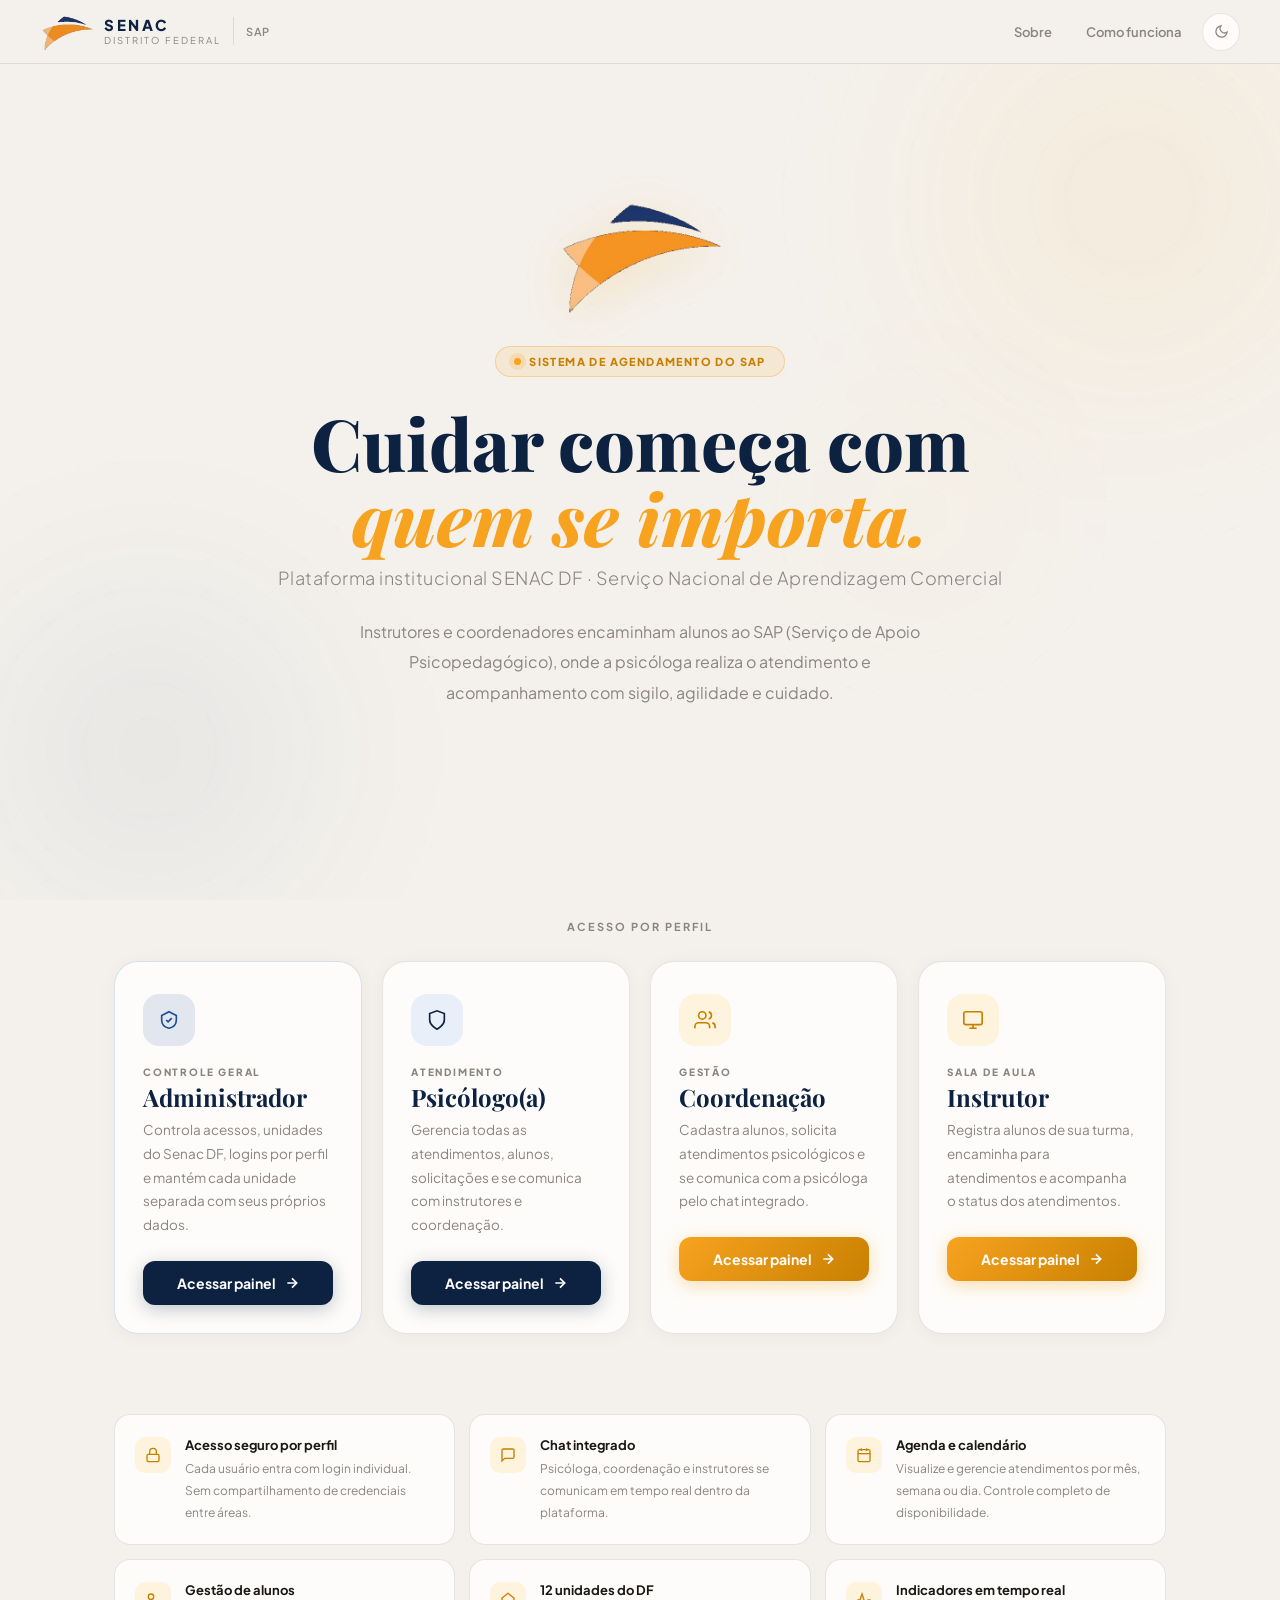
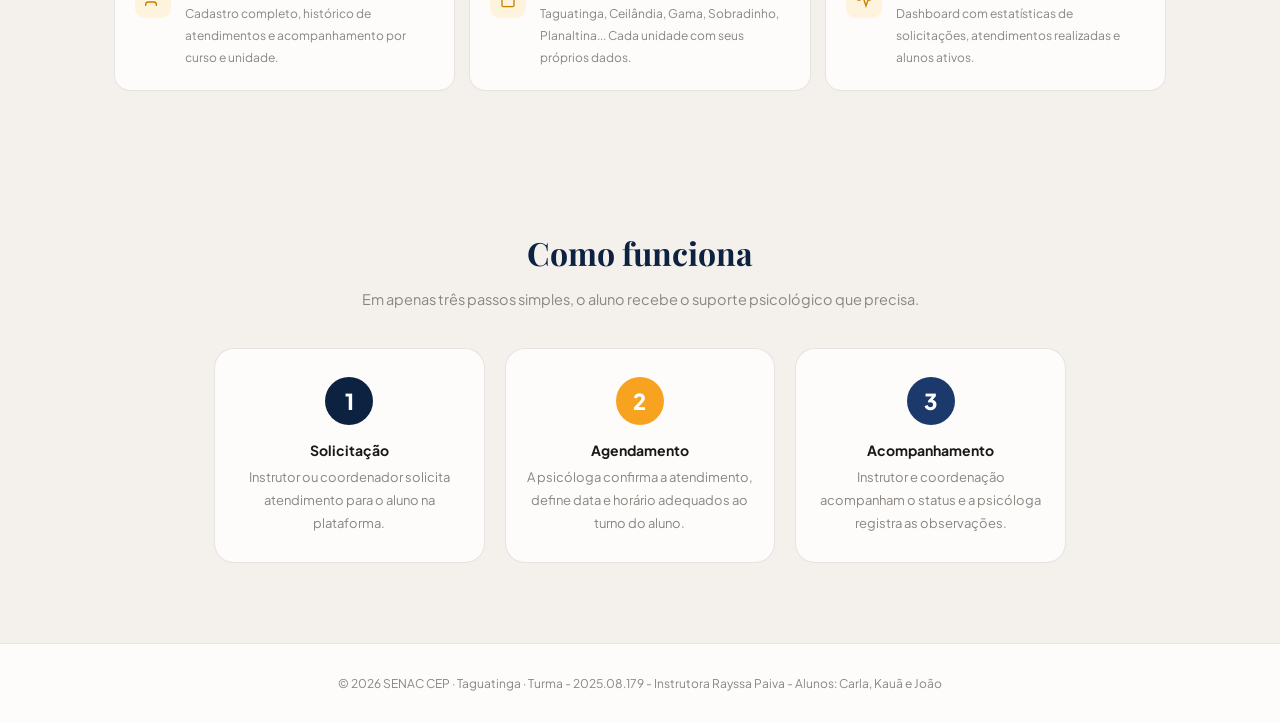
<file: index.html>
<!DOCTYPE html>
<html lang="pt-BR">
<head>
  <meta charset="UTF-8"><meta name="viewport" content="width=device-width,initial-scale=1.0">
  <title>SAP SENAC DF — Sistema de Apoio Psicológico</title>
  <link rel="preconnect" href="https://fonts.googleapis.com">
  <link href="https://fonts.googleapis.com/css2?family=Playfair+Display:ital,wght@0,700;0,800;1,700&family=Plus+Jakarta+Sans:wght@300;400;500;600;700;800&display=swap" rel="stylesheet">
  <link rel="stylesheet" href="css/index.css">
</head>
<body>

<!-- TOPNAV -->
<nav class="topnav">
  <div class="topnav-brand">
    <div class="topnav-logo">
<img class="topnav-senac-svg" src="senasc.png" alt="Logo do Senac em PNG">
      <div>
        <div class="topnav-name">SENAC</div>
        <div class="topnav-sub">Distrito Federal</div>
      </div>
    </div>
    <div class="topnav-divider"></div>
    <span style="font-size:11px;font-weight:600;color:var(--ink-soft);letter-spacing:.5px">SAP</span>
  </div>
  <div class="topnav-links">
    <a class="topnav-link" href="#sobre">Sobre</a>
    <a class="topnav-link" href="#como-funciona">Como funciona</a>
    <button class="btn-theme" onclick="toggleTheme()">
      <svg id="ico-moon" viewBox="0 0 24 24"><path d="M21 12.79A9 9 0 1 1 11.21 3 7 7 0 0 0 21 12.79z"/></svg>
      <svg id="ico-sun" style="display:none" viewBox="0 0 24 24"><circle cx="12" cy="12" r="5"/><line x1="12" y1="1" x2="12" y2="3"/><line x1="12" y1="21" x2="12" y2="23"/><line x1="4.22" y1="4.22" x2="5.64" y2="5.64"/><line x1="18.36" y1="18.36" x2="19.78" y2="19.78"/><line x1="1" y1="12" x2="3" y2="12"/><line x1="21" y1="12" x2="23" y2="12"/></svg>
    </button>
  </div>
</nav>

<!-- HERO -->
<section class="hero">
  <div class="hero-bg">
    <div class="hero-grid"></div>
    <div class="hero-blob hero-blob-1"></div>
    <div class="hero-blob hero-blob-2"></div>
    <div class="hero-blob hero-blob-3"></div>
  </div>
  <div class="hero-inner">
    <div class="hero-logo-wrap">
<img class="hero-logo-svg" src="senasc.png" alt="Logo do Senac em PNG">
    </div>
    <div class="hero-badge"><span class="hero-badge-dot"></span>Sistema de Agendamento do SAP</div>
    <h1 class="hero-title">Cuidar começa com<em>quem se importa.</em></h1>
    <p class="hero-title-line2">Plataforma institucional SENAC DF · Serviço Nacional de Aprendizagem Comercial </p>
    <p class="hero-desc">Instrutores e coordenadores encaminham alunos ao SAP (Serviço de Apoio Psicopedagógico), onde a psicóloga realiza o atendimento e acompanhamento com sigilo, agilidade e cuidado.</p>
  </div>
</section>

<!-- CARDS -->
<section class="cards-section">
  <p class="cards-label">Acesso por perfil</p>
  <div class="cards-grid">


    <!-- ADMINISTRADOR -->
    <div class="role-card card-admin">
      <div class="card-icon-wrap icon-admin">
        <svg viewBox="0 0 24 24"><path d="M12 3l8 4v5c0 5-3.5 8-8 9-4.5-1-8-4-8-9V7l8-4z"/><path d="M9 12l2 2 4-4"/></svg>
      </div>
      <div class="card-kicker">Controle geral</div>
      <div class="card-name">Administrador</div>
      <div class="card-desc">Controla acessos, unidades do Senac DF, logins por perfil e mantém cada unidade separada com seus próprios dados.</div>
      <button class="card-btn btn-navy" onclick="window.location.href='index.html?perfil=administrador'">
        Acessar painel
        <svg viewBox="0 0 24 24"><line x1="5" y1="12" x2="19" y2="12"/><polyline points="12 5 19 12 12 19"/></svg>
      </button>
    </div>

    <!-- PSICÓLOGO -->
    <div class="role-card card-psico">
      <div class="card-icon-wrap icon-psico">
        <svg viewBox="0 0 24 24"><path d="M12 22s8-4 8-10V5l-8-3-8 3v7c0 6 8 10 8 10z"/></svg>
      </div>
      <div class="card-kicker">Atendimento</div>
      <div class="card-name">Psicólogo(a)</div>
      <div class="card-desc">Gerencia todas as atendimentos, alunos, solicitações e se comunica com instrutores e coordenação.</div>
      <button class="card-btn btn-navy" onclick="window.location.href='index.html?perfil=psicologa'">
        Acessar painel
        <svg viewBox="0 0 24 24"><line x1="5" y1="12" x2="19" y2="12"/><polyline points="12 5 19 12 12 19"/></svg>
      </button>
    </div>

    <!-- COORDENAÇÃO -->
    <div class="role-card card-coord">
      <div class="card-icon-wrap icon-coord">
        <svg viewBox="0 0 24 24"><path d="M17 21v-2a4 4 0 0 0-4-4H5a4 4 0 0 0-4 4v2"/><circle cx="9" cy="7" r="4"/><path d="M23 21v-2a4 4 0 0 0-3-3.87"/><path d="M16 3.13a4 4 0 0 1 0 7.75"/></svg>
      </div>
      <div class="card-kicker">Gestão</div>
      <div class="card-name">Coordenação</div>
      <div class="card-desc">Cadastra alunos, solicita atendimentos psicológicos e se comunica com a psicóloga pelo chat integrado.</div>
      <button class="card-btn btn-orange" onclick="window.location.href='index.html?perfil=coordenacao'">
        Acessar painel
        <svg viewBox="0 0 24 24"><line x1="5" y1="12" x2="19" y2="12"/><polyline points="12 5 19 12 12 19"/></svg>
      </button>
    </div>

    <!-- INSTRUTOR -->
    <div class="role-card card-coord">
      <div class="card-icon-wrap icon-inst">
        <svg viewBox="0 0 24 24"><rect x="2" y="3" width="20" height="14" rx="2"/><path d="M8 21h8M12 17v4"/></svg>
      </div>
      <div class="card-kicker">Sala de Aula</div>
      <div class="card-name">Instrutor</div>
      <div class="card-desc">Registra alunos de sua turma, encaminha para atendimentos e acompanha o status dos atendimentos.</div>
      <button class="card-btn btn-orange" onclick="window.location.href='index.html?perfil=instrutor'">
        Acessar painel
        <svg viewBox="0 0 24 24"><line x1="5" y1="12" x2="19" y2="12"/><polyline points="12 5 19 12 12 19"/></svg>
      </button>
    </div>

  </div>
</section>

<!-- FEATURES -->
<section class="features" id="sobre">
  <div class="features-grid">
    <div class="feat-item">
      <div class="feat-icon"><svg viewBox="0 0 24 24"><rect x="3" y="11" width="18" height="11" rx="2"/><path d="M7 11V7a5 5 0 0 1 10 0v4"/></svg></div>
      <div class="feat-txt"><strong>Acesso seguro por perfil</strong><span>Cada usuário entra com login individual. Sem compartilhamento de credenciais entre áreas.</span></div>
    </div>
    <div class="feat-item">
      <div class="feat-icon"><svg viewBox="0 0 24 24"><path d="M21 15a2 2 0 0 1-2 2H7l-4 4V5a2 2 0 0 1 2-2h14a2 2 0 0 1 2 2z"/></svg></div>
      <div class="feat-txt"><strong>Chat integrado</strong><span>Psicóloga, coordenação e instrutores se comunicam em tempo real dentro da plataforma.</span></div>
    </div>
    <div class="feat-item">
      <div class="feat-icon"><svg viewBox="0 0 24 24"><rect x="3" y="4" width="18" height="18" rx="2"/><line x1="16" y1="2" x2="16" y2="6"/><line x1="8" y1="2" x2="8" y2="6"/><line x1="3" y1="10" x2="21" y2="10"/></svg></div>
      <div class="feat-txt"><strong>Agenda e calendário</strong><span>Visualize e gerencie atendimentos por mês, semana ou dia. Controle completo de disponibilidade.</span></div>
    </div>
    <div class="feat-item">
      <div class="feat-icon"><svg viewBox="0 0 24 24"><path d="M17 21v-2a4 4 0 0 0-4-4H5a4 4 0 0 0-4 4v2"/><circle cx="9" cy="7" r="4"/></svg></div>
      <div class="feat-txt"><strong>Gestão de alunos</strong><span>Cadastro completo, histórico de atendimentos e acompanhamento por curso e unidade.</span></div>
    </div>
    <div class="feat-item">
      <div class="feat-icon"><svg viewBox="0 0 24 24"><path d="M3 9l9-7 9 7v11a2 2 0 0 1-2 2H5a2 2 0 0 1-2-2z"/></svg></div>
      <div class="feat-txt"><strong>12 unidades do DF</strong><span>Taguatinga, Ceilândia, Gama, Sobradinho, Planaltina... Cada unidade com seus próprios dados.</span></div>
    </div>
    <div class="feat-item">
      <div class="feat-icon"><svg viewBox="0 0 24 24"><polyline points="22 12 18 12 15 21 9 3 6 12 2 12"/></svg></div>
      <div class="feat-txt"><strong>Indicadores em tempo real</strong><span>Dashboard com estatísticas de solicitações, atendimentos realizadas e alunos ativos.</span></div>
    </div>
  </div>
</section>

<!-- HOW IT WORKS -->
<section class="section" id="como-funciona" style="padding-bottom:80px">
  <h2 class="section-title">Como funciona</h2>
  <p class="section-sub">Em apenas três passos simples, o aluno recebe o suporte psicológico que precisa.</p>
  <div style="display:grid;grid-template-columns:repeat(3,1fr);gap:20px;margin-top:16px">
    <div style="text-align:center;padding:28px 20px;background:var(--surface);border:1px solid var(--border);border-radius:20px">
      <div style="width:48px;height:48px;border-radius:50%;background:var(--navy);color:#fff;font-family:var(--font);font-size:22px;font-weight:800;display:flex;align-items:center;justify-content:center;margin:0 auto 16px" class="step-num">1</div>
      <strong style="display:block;font-size:14px;font-weight:700;color:var(--ink);margin-bottom:6px">Solicitação</strong>
      <span style="font-size:13px;color:var(--ink-soft);line-height:1.7">Instrutor ou coordenador solicita atendimento para o aluno na plataforma.</span>
    </div>
    <div style="text-align:center;padding:28px 20px;background:var(--surface);border:1px solid var(--border);border-radius:20px">
      <div style="width:48px;height:48px;border-radius:50%;background:var(--orange);color:#fff;font-family:var(--font);font-size:22px;font-weight:800;display:flex;align-items:center;justify-content:center;margin:0 auto 16px" class="step-num">2</div>
      <strong style="display:block;font-size:14px;font-weight:700;color:var(--ink);margin-bottom:6px">Agendamento</strong>
      <span style="font-size:13px;color:var(--ink-soft);line-height:1.7">A psicóloga confirma a atendimento, define data e horário adequados ao turno do aluno.</span>
    </div>
    <div style="text-align:center;padding:28px 20px;background:var(--surface);border:1px solid var(--border);border-radius:20px">
      <div style="width:48px;height:48px;border-radius:50%;background:var(--navy-mid);color:#fff;font-family:var(--font);font-size:22px;font-weight:800;display:flex;align-items:center;justify-content:center;margin:0 auto 16px" class="step-num">3</div>
      <strong style="display:block;font-size:14px;font-weight:700;color:var(--ink);margin-bottom:6px">Acompanhamento</strong>
      <span style="font-size:13px;color:var(--ink-soft);line-height:1.7">Instrutor e coordenação acompanham o status e a psicóloga registra as observações.</span>
    </div>
  </div>
</section>

<footer class="foot">© 2026 SENAC CEP · Taguatinga · Turma - 2025.08.179 - Instrutora Rayssa Paiva - Alunos: Carla, Kauã e João</footer>

<!-- SELEÇÃO DE PERFIL (modal overlay igual ao original) -->
<div id="modal-perfil" style="display:none;position:fixed;inset:0;z-index:200;background:rgba(10,10,8,.55);backdrop-filter:blur(6px);align-items:center;justify-content:center">
  <div style="background:var(--surface);border-radius:24px;padding:40px;max-width:480px;width:90%;border:1px solid var(--border);box-shadow:0 24px 80px rgba(0,0,0,.18)">
    <div style="display:flex;align-items:center;justify-content:space-between;margin-bottom:24px">
      <div style="display:flex;align-items:center;gap:12px">
        <img src="senasc.png" alt="Logo SENAC" style="height:42px;width:auto;object-fit:contain;flex-shrink:0;">
        <h2 style="font-family:var(--serif);font-size:24px;font-weight:700;color:var(--navy)" id="modal-title">Acessar Painel</h2>
      </div>
      <button onclick="fecharModal()" style="background:none;border:none;cursor:pointer;color:var(--ink-soft);width:32px;height:32px;border-radius:8px;display:flex;align-items:center;justify-content:center;flex-shrink:0">
        <svg width="18" height="18" viewBox="0 0 24 24" fill="none" stroke="currentColor" stroke-width="2"><line x1="18" y1="6" x2="6" y2="18"/><line x1="6" y1="6" x2="18" y2="18"/></svg>
      </button>
    </div>
    <!-- Conteúdo do login é injetado via JS -->
    <div id="modal-body"></div>
  </div>
</div>

<script src="js/app.js"></script>
<script src="js/index.js"></script>
</body>
</html>
</file>
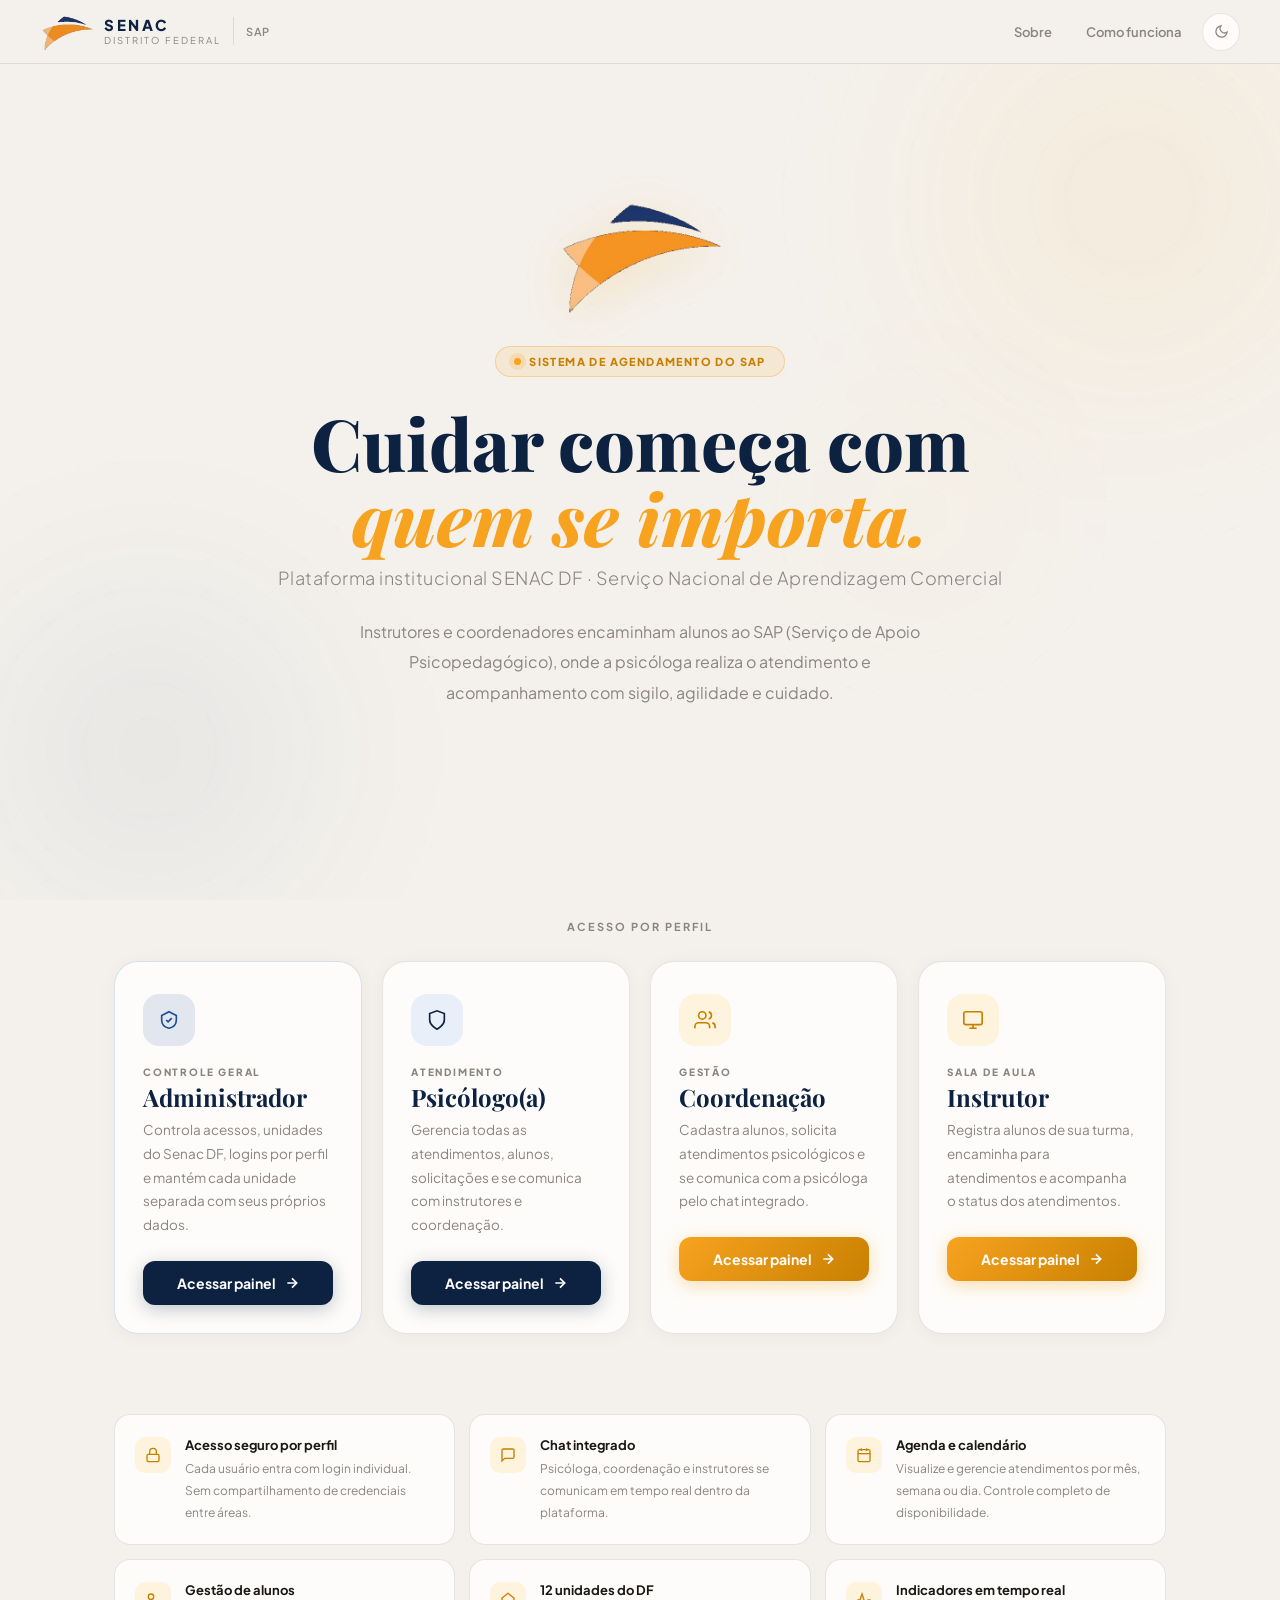
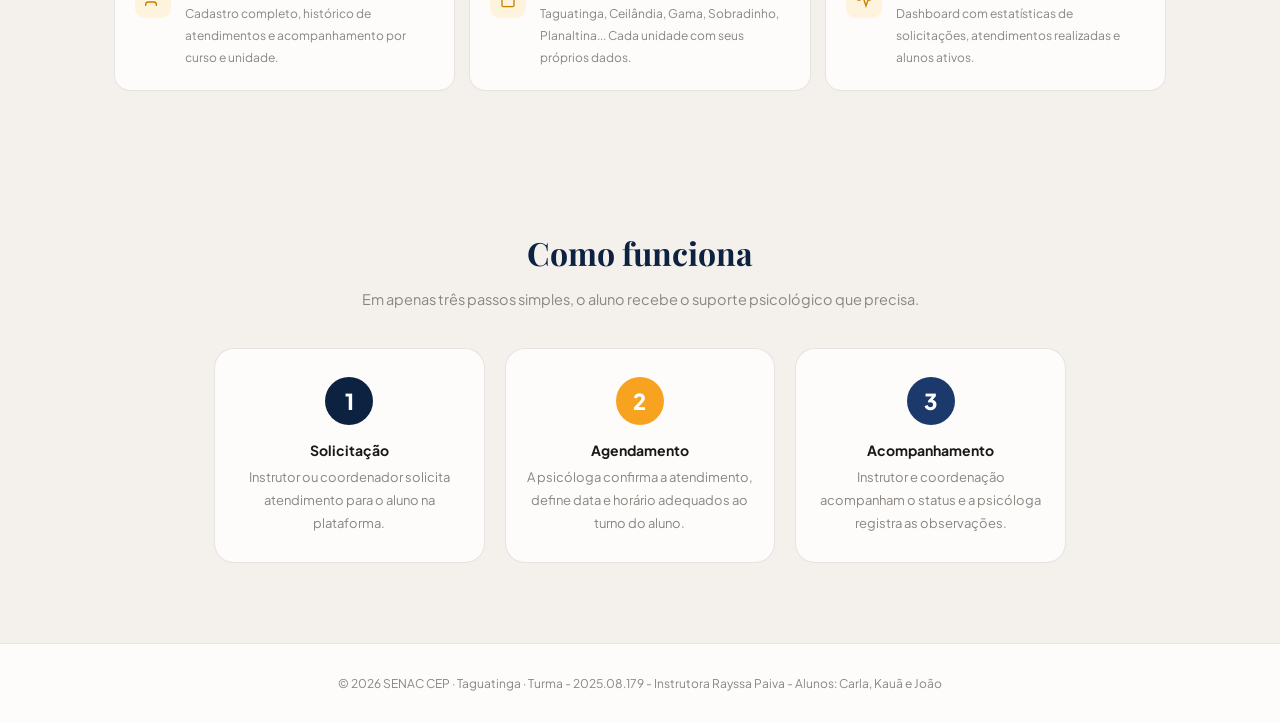
<file: pages/painel-admin.html>
<!DOCTYPE html>
<html lang="pt-BR">
<head>
  <meta charset="UTF-8"><meta name="viewport" content="width=device-width,initial-scale=1.0">
  <title>Painel Administrador — SAP SENAC DF</title>
  <link rel="stylesheet" href="../css/global.css">
  <link rel="stylesheet" href="../css/painel.css">
  <link rel="stylesheet" href="../css/painel-admin.css">
</head>
<body>
<div class="app-shell">
  <aside class="sidebar sidebar-admin" id="sidebar">
    <div class="sidebar-brand">
      <div class="sidebar-brand-top">
        <img src="../senasc.png" class="senac-logo-img" alt="SENAC DF" onerror="this.style.display='none'">
        <div class="sidebar-senac-text"><div class="sidebar-senac-name">SENAC</div><div class="sidebar-senac-sub">DF</div></div>
      </div>
      <div class="sidebar-tagline">Administrador</div>
    </div>
    <nav class="sidebar-nav">
      <div class="nav-section">Menu</div>
      <div class="nav-link active" data-panel="panel-dashboard" onclick="navTo('panel-dashboard',this)">
        <span class="nav-icon"><svg viewBox="0 0 24 24" fill="none" stroke="currentColor" stroke-width="1.8"><rect x="3" y="3" width="7" height="7"/><rect x="14" y="3" width="7" height="7"/><rect x="14" y="14" width="7" height="7"/><rect x="3" y="14" width="7" height="7"/></svg></span>
        <span class="nav-label">Dashboard</span>
      </div>
      <div class="nav-link" data-panel="panel-unidades" onclick="navTo('panel-unidades',this)">
        <span class="nav-icon"><svg viewBox="0 0 24 24" fill="none" stroke="currentColor" stroke-width="1.8"><path d="M3 9l9-7 9 7v11a2 2 0 0 1-2 2H5a2 2 0 0 1-2-2z"/><polyline points="9 22 9 12 15 12 15 22"/></svg></span>
        <span class="nav-label">Unidades</span>
      </div>
      <div class="nav-link" data-panel="panel-usuarios" onclick="navTo('panel-usuarios',this)">
        <span class="nav-icon"><svg viewBox="0 0 24 24" fill="none" stroke="currentColor" stroke-width="1.8"><path d="M17 21v-2a4 4 0 0 0-4-4H5a4 4 0 0 0-4 4v2"/><circle cx="9" cy="7" r="4"/></svg></span>
        <span class="nav-label">Usuários</span>
      </div>
      <div class="nav-link" data-panel="panel-criar" onclick="navTo('panel-criar',this)">
        <span class="nav-icon"><svg viewBox="0 0 24 24" fill="none" stroke="currentColor" stroke-width="1.8"><path d="M16 21v-2a4 4 0 0 0-4-4H6a4 4 0 0 0-4 4v2"/><circle cx="9" cy="7" r="4"/><line x1="19" y1="8" x2="19" y2="14"/><line x1="22" y1="11" x2="16" y2="11"/></svg></span>
        <span class="nav-label">Criar Login</span>
      </div>
    </nav>
    <div class="sidebar-footer">
      <div class="sidebar-user">
        <div class="user-avatar" id="sb-avatar" style="background:linear-gradient(135deg,#2d7ff9,#1B4E9B)">A</div>
        <div class="user-details">
          <div class="user-name" id="sb-nome">Admin</div>
          <div class="user-role" id="sb-unidade">—</div>
        </div>
        <button class="btn-logout" onclick="logout()" title="Sair">
          <svg viewBox="0 0 24 24" fill="none" stroke="currentColor" stroke-width="1.8"><path d="M9 21H5a2 2 0 0 1-2-2V5a2 2 0 0 1 2-2h4"/><polyline points="16 17 21 12 16 7"/><line x1="21" y1="12" x2="9" y2="12"/></svg>
        </button>
      </div>
    </div>
  </aside>

  <div class="main-wrap">
    <header class="topbar">
      <div class="topbar-left">
        <div class="topbar-page-title" id="topbar-title">Dashboard</div>
        <div class="topbar-breadcrumb">SAP · Administrador</div>
      </div>
      <div class="topbar-right">
        <button class="btn-theme" onclick="sapToggleTheme()" title="Alternar tema">
          <svg class="ico-moon" viewBox="0 0 24 24"><path d="M21 12.79A9 9 0 1 1 11.21 3 7 7 0 0 0 21 12.79z"/></svg>
          <svg class="ico-sun" style="display:none" viewBox="0 0 24 24"><circle cx="12" cy="12" r="5"/><line x1="12" y1="1" x2="12" y2="3"/><line x1="12" y1="21" x2="12" y2="23"/></svg>
        </button>
        <button class="btn btn-sm" style="background:linear-gradient(135deg,#2d7ff9,#1B4E9B);color:#fff;border:none" onclick="navTo('panel-criar',document.querySelector('[data-panel=panel-criar]'))">
          <svg viewBox="0 0 24 24" fill="none" stroke="currentColor" stroke-width="2.2" style="width:15px;height:15px"><line x1="12" y1="5" x2="12" y2="19"/><line x1="5" y1="12" x2="19" y2="12"/></svg>
          Novo Usuário
        </button>
      </div>
    </header>

    <div class="page-body">

      <!-- DASHBOARD -->
      <div id="panel-dashboard" class="panel-section active fade-up">
        <div class="welcome-banner" style="background:linear-gradient(135deg,#071629 0%,#10345f 60%,#1b4e9b 100%)">
          <div class="wb-content">
            <div class="wb-tag" style="background:rgba(45,127,249,.16);border-color:rgba(45,127,249,.35);color:#cfe2ff">
              <svg viewBox="0 0 24 24" fill="none" stroke="currentColor" stroke-width="2" style="width:13px;height:13px"><path d="M12 22s8-4 8-10V5l-8-3-8 3v7c0 6 8 10 8 10z"/><polyline points="9 12 11 14 15 10"/></svg>
              Controle Total
            </div>
            <h2 class="wb-title" id="wb-nome">Olá, Admin!</h2>
            <p class="wb-sub" id="wb-unidade">SENAC DF</p>
          </div>
          <div class="wb-actions">
            <button class="btn btn-outline" style="border-color:rgba(255,255,255,.3);color:#fff" onclick="navTo('panel-usuarios',document.querySelector('[data-panel=panel-usuarios]'))">Ver Usuários</button>
            <button class="btn" style="background:linear-gradient(135deg,#2d7ff9,#1B4E9B);color:#fff;margin-left:8px" onclick="navTo('panel-criar',document.querySelector('[data-panel=panel-criar]'))">Criar Login</button>
          </div>
        </div>
        <div class="stats-grid">
          <div class="stat-card accent-orange"><div class="stat-icon-wrap bg-orange"><svg viewBox="0 0 24 24" fill="none" stroke="currentColor" stroke-width="2"><path d="M3 9l9-7 9 7v11a2 2 0 0 1-2 2H5a2 2 0 0 1-2-2z"/></svg></div><div class="stat-value" id="ds-unidades">0</div><div class="stat-label">Unidades</div></div>
          <div class="stat-card accent-navy"><div class="stat-icon-wrap bg-navy"><svg viewBox="0 0 24 24" fill="none" stroke="currentColor" stroke-width="2"><path d="M20.84 4.61a5.5 5.5 0 0 0-7.78 0L12 5.67l-1.06-1.06a5.5 5.5 0 0 0-7.78 7.78l1.06 1.06L12 21.23l7.78-7.78 1.06-1.06a5.5 5.5 0 0 0 0-7.78z"/></svg></div><div class="stat-value" id="ds-psicos">0</div><div class="stat-label">Psicólogos</div></div>
          <div class="stat-card accent-ok"><div class="stat-icon-wrap bg-ok"><svg viewBox="0 0 24 24" fill="none" stroke="currentColor" stroke-width="2"><rect x="2" y="3" width="20" height="14" rx="2"/><line x1="8" y1="21" x2="16" y2="21"/><line x1="12" y1="17" x2="12" y2="21"/></svg></div><div class="stat-value" id="ds-insts">0</div><div class="stat-label">Instrutores</div></div>
          <div class="stat-card accent-wait"><div class="stat-icon-wrap bg-wait"><svg viewBox="0 0 24 24" fill="none" stroke="currentColor" stroke-width="2"><path d="M17 21v-2a4 4 0 0 0-4-4H5a4 4 0 0 0-4 4v2"/><circle cx="9" cy="7" r="4"/><path d="M23 21v-2a4 4 0 0 0-3-3.87"/><path d="M16 3.13a4 4 0 0 1 0 7.75"/></svg></div><div class="stat-value" id="ds-coords">0</div><div class="stat-label">Coordenadores</div></div>
          <div class="stat-card accent-done"><div class="stat-icon-wrap bg-done"><svg viewBox="0 0 24 24" fill="none" stroke="currentColor" stroke-width="2"><path d="M17 21v-2a4 4 0 0 0-4-4H5a4 4 0 0 0-4 4v2"/><circle cx="9" cy="7" r="4"/></svg></div><div class="stat-value" id="ds-alunos">0</div><div class="stat-label">Alunos Ativos</div></div>
        </div>
        <!-- GRÁFICOS DASHBOARD -->
        <div style="display:grid;grid-template-columns:1fr 1fr;gap:20px;margin-top:24px">
          <div class="data-table-wrap">
            <div class="data-table-head"><div class="data-table-title">Distribuição por Curso</div></div>
            <div style="padding:20px;display:flex;flex-direction:column;align-items:center;gap:16px">
              <canvas id="chart-pizza" width="260" height="260" style="max-width:260px;max-height:260px"></canvas>
              <div id="chart-pizza-legend" style="width:100%;display:flex;flex-direction:column;gap:6px;font-size:12.5px"></div>
            </div>
          </div>
          <div class="data-table-wrap">
            <div class="data-table-head"><div class="data-table-title">Alunos por Idade</div></div>
            <div style="padding:20px">
              <canvas id="chart-linha" width="100%" height="240" style="width:100%;height:240px"></canvas>
            </div>
          </div>
        </div>
        <div class="data-table-wrap" style="margin-top:20px">
          <div class="data-table-head"><div class="data-table-title">Visão Geral por Unidade</div></div>
          <div id="ds-unidades-lista" class="unidade-cards"></div>
        </div>
      </div>

      <!-- UNIDADES -->
      <div id="panel-unidades" class="panel-section fade-up">
        <div class="data-table-wrap">
          <div class="data-table-head">
            <div class="data-table-title">Unidades SENAC DF</div>
            <div class="data-table-filters">
              <button class="btn btn-sm" style="background:linear-gradient(135deg,#2d7ff9,#1B4E9B);color:#fff;border:none" onclick="abrirModalNovaUnidade()">
                <svg viewBox="0 0 24 24" fill="none" stroke="currentColor" stroke-width="2.2" style="width:13px;height:13px"><line x1="12" y1="5" x2="12" y2="19"/><line x1="5" y1="12" x2="19" y2="12"/></svg>
                Nova Unidade
              </button>
            </div>
          </div>
          <table>
            <thead><tr><th>Unidade</th><th>Região</th><th>Psicólogos</th><th>Instrutores</th><th>Coordenadores</th><th>Alunos</th><th>Atendimentos</th><th style="text-align:center">Ações</th></tr></thead>
            <tbody id="tbody-unidades"></tbody>
          </table>
        </div>
      </div>

      <!-- USUÁRIOS -->
      <div id="panel-usuarios" class="panel-section fade-up">
        <div class="data-table-wrap">
          <div class="data-table-head">
            <div class="data-table-title">Usuários da Unidade</div>
            <div class="data-table-filters">
              <select class="filter-select" id="filtro-role" onchange="renderUsuarios()">
                <option value="">Todos os perfis</option>
                <option value="psicologa">Psicólogos</option>
                <option value="instrutor">Instrutores</option>
                <option value="coordenacao">Coordenação</option>
                <option value="aluno">Alunos</option>
              </select>
            </div>
          </div>
          <table>
            <thead><tr><th>Nome</th><th>Perfil</th><th>Usuário</th><th>CPF</th><th>Unidade</th><th>Detalhes</th><th style="text-align:center">Ações</th></tr></thead>
            <tbody id="tbody-usuarios"></tbody>
          </table>
        </div>
      </div>

      <!-- CRIAR LOGIN -->
      <div id="panel-criar" class="panel-section fade-up">
        <div class="form-card">
          <h2 style="font-family:var(--font-display);font-size:22px;font-weight:700;color:var(--senac-navy);margin-bottom:6px">Criar Login de Usuário</h2>
          <p style="font-size:13.5px;color:var(--gray-500);margin-bottom:24px">Selecione o perfil e preencha os dados do novo usuário.</p>
          <div id="criar-err" class="err-msg"></div>

          <div style="margin-bottom:18px">
            <label class="form-label">Perfil <span style="color:var(--s-cancel)">*</span></label>
            <div class="role-select-grid">
              <div class="role-option psico" id="role-psicologa" onclick="selectRole('psicologa')">
                <svg viewBox="0 0 24 24"><path d="M20.84 4.61a5.5 5.5 0 0 0-7.78 0L12 5.67l-1.06-1.06a5.5 5.5 0 0 0-7.78 7.78l1.06 1.06L12 21.23l7.78-7.78 1.06-1.06a5.5 5.5 0 0 0 0-7.78z"/></svg>
                <strong>Psicólogo(a)</strong><span>Atendimento</span>
              </div>
              <div class="role-option inst" id="role-instrutor" onclick="selectRole('instrutor')">
                <svg viewBox="0 0 24 24"><rect x="2" y="3" width="20" height="14" rx="2"/><line x1="8" y1="21" x2="16" y2="21"/><line x1="12" y1="17" x2="12" y2="21"/></svg>
                <strong>Instrutor</strong><span>Sala de Aula</span>
              </div>
              <div class="role-option coord" id="role-coordenacao" onclick="selectRole('coordenacao')">
                <svg viewBox="0 0 24 24"><path d="M17 21v-2a4 4 0 0 0-4-4H5a4 4 0 0 0-4 4v2"/><circle cx="9" cy="7" r="4"/><path d="M23 21v-2a4 4 0 0 0-3-3.87"/><path d="M16 3.13a4 4 0 0 1 0 7.75"/></svg>
                <strong>Coordenação</strong><span>Gestão Pedagógica</span>
              </div>
            </div>
          </div>

          <div style="display:grid;grid-template-columns:1fr 1fr;gap:14px">
            <div style="grid-column:1/-1"><label class="form-label">Nome completo <span style="color:var(--s-cancel)">*</span></label><input type="text" class="form-control" id="c-nome" placeholder="Nome completo do usuário"></div>
            <div><label class="form-label">CPF <span style="color:var(--s-cancel)">*</span></label><input type="text" class="form-control" id="c-cpf" placeholder="000.000.000-00" oninput="mCPF(this)" maxlength="14"></div>
            <div><label class="form-label">Usuário (login) <span style="color:var(--s-cancel)">*</span></label><input type="text" class="form-control" id="c-user" placeholder="ex: carla.mendes"></div>
            <div><label class="form-label">Senha <span style="color:var(--s-cancel)">*</span></label><input type="password" class="form-control" id="c-senha" placeholder="Mínimo 8 caracteres"></div>
            <div><label class="form-label">Unidade <span style="color:var(--s-cancel)">*</span></label>
              <select class="form-control" id="c-unidade">
                <option value="">Selecione a unidade...</option>
              </select>
            </div>
            <div id="extra-field"></div>
            <div id="turmas-field" style="grid-column:1/-1;display:none">
              <label class="form-label">Turmas (separadas por vírgula)</label>
              <input type="text" class="form-control" id="c-turmas" placeholder="Ex: ADM-2024A, ENF-2024B">
            </div>
          </div>
          <div style="margin-top:14px;padding:12px 14px;background:var(--senac-navy-soft);border-radius:var(--r-sm);font-size:12.5px;color:var(--senac-navy)">
            <strong>⚠ Login Individual:</strong> Cada usuário deve ter seu próprio usuário, CPF e senha. Não é permitido login compartilhado por perfil.
          </div>
          <div style="display:flex;gap:10px;margin-top:24px">
            <button class="btn btn-outline" onclick="limparFormCriar()" style="flex:1">Limpar</button>
            <button class="btn" style="flex:2;background:linear-gradient(135deg,#2d7ff9,#1B4E9B);color:#fff;border:none" onclick="criarLogin()">
              <svg viewBox="0 0 24 24" fill="none" stroke="currentColor" stroke-width="2.2" style="width:16px;height:16px"><path d="M16 21v-2a4 4 0 0 0-4-4H6a4 4 0 0 0-4 4v2"/><circle cx="9" cy="7" r="4"/><line x1="19" y1="8" x2="19" y2="14"/><line x1="22" y1="11" x2="16" y2="11"/></svg>
              Criar Login
            </button>
          </div>
        </div>
      </div>

    </div>
  </div>
</div>

<div id="toast-container"></div>

<!-- MODAL EDITAR / CRIAR UNIDADE -->
<div class="modal-overlay" id="modal-unidade">
  <div class="modal-box" style="max-width:480px">
    <div style="display:flex;align-items:center;justify-content:space-between;margin-bottom:20px">
      <h3 style="font-family:var(--font-display);font-size:20px;font-weight:700;color:var(--senac-navy)" id="mu-title">Unidade</h3>
      <button onclick="closeModal('modal-unidade')" style="background:none;border:none;cursor:pointer;color:var(--gray-400)"><svg width="18" height="18" viewBox="0 0 24 24" fill="none" stroke="currentColor" stroke-width="2"><line x1="18" y1="6" x2="6" y2="18"/><line x1="6" y1="6" x2="18" y2="18"/></svg></button>
    </div>
    <div id="mu-err" class="err-msg"></div>
    <div style="margin-bottom:14px">
      <label class="form-label">Nome da Unidade <span style="color:var(--s-cancel)">*</span></label>
      <input type="text" class="form-control" id="mu-nome" placeholder="Ex: Taguatinga">
    </div>
    <div style="margin-bottom:20px">
      <label class="form-label">Região <span style="color:var(--s-cancel)">*</span></label>
      <input type="text" class="form-control" id="mu-regiao" placeholder="Ex: Região Oeste">
    </div>
    <input type="hidden" id="mu-id">
    <div style="display:flex;gap:10px;margin-top:4px">
      <button class="btn btn-outline" onclick="closeModal('modal-unidade')" style="flex:1">Cancelar</button>
      <button class="btn" style="flex:2;background:linear-gradient(135deg,#2d7ff9,#1B4E9B);color:#fff;border:none" onclick="salvarUnidade()">
        <svg viewBox="0 0 24 24" fill="none" stroke="currentColor" stroke-width="2.2" style="width:16px;height:16px"><path d="M19 21H5a2 2 0 0 1-2-2V5a2 2 0 0 1 2-2h11l5 5v11a2 2 0 0 1-2 2z"/><polyline points="17 21 17 13 7 13 7 21"/></svg>
        Salvar
      </button>
    </div>
  </div>
</div>

<!-- MODAL EDITAR USUÁRIO -->
<div class="modal-overlay" id="modal-edit-user">
  <div class="modal-box" style="max-width:520px">
    <div style="display:flex;align-items:center;justify-content:space-between;margin-bottom:20px">
      <h3 style="font-family:var(--font-display);font-size:20px;font-weight:700;color:var(--senac-navy)">Editar Usuário</h3>
      <button onclick="closeModal('modal-edit-user')" style="background:none;border:none;cursor:pointer;color:var(--gray-400)"><svg width="18" height="18" viewBox="0 0 24 24" fill="none" stroke="currentColor" stroke-width="2"><line x1="18" y1="6" x2="6" y2="18"/><line x1="6" y1="6" x2="18" y2="18"/></svg></button>
    </div>
    <div id="eu-err" class="err-msg"></div>
    <div style="display:grid;grid-template-columns:1fr 1fr;gap:14px">
      <div style="grid-column:1/-1"><label class="form-label">Nome completo</label><input type="text" class="form-control" id="eu-nome" placeholder="Nome completo"></div>
      <div><label class="form-label">Usuário (login)</label><input type="text" class="form-control" id="eu-user" placeholder="ex: carla.mendes"></div>
      <div><label class="form-label">Nova senha <span style="color:var(--gray-400);font-weight:400">(opcional)</span></label><input type="password" class="form-control" id="eu-senha" placeholder="Deixe vazio para manter"></div>
      <div style="grid-column:1/-1"><label class="form-label">Unidade</label>
        <select class="form-control" id="eu-unidade"></select>
      </div>
      <div id="eu-extra-wrap" style="grid-column:1/-1"></div>
    </div>
    <input type="hidden" id="eu-id">
    <input type="hidden" id="eu-role">
    <div style="display:flex;gap:10px;margin-top:20px">
      <button class="btn btn-outline" onclick="closeModal('modal-edit-user')" style="flex:1">Cancelar</button>
      <button class="btn btn-danger btn-sm" style="padding:10px 16px;font-size:13px" onclick="excluirUsuario()">
        <svg viewBox="0 0 24 24" fill="none" stroke="currentColor" stroke-width="2" style="width:13px;height:13px"><polyline points="3 6 5 6 21 6"/><path d="M19 6l-1 14a2 2 0 0 1-2 2H8a2 2 0 0 1-2-2L5 6"/><path d="M10 11v6M14 11v6"/></svg>
        Excluir
      </button>
      <button class="btn" style="flex:2;background:linear-gradient(135deg,var(--senac-orange),var(--senac-orange-d));color:#fff;border:none" onclick="salvarUsuario()">
        <svg viewBox="0 0 24 24" fill="none" stroke="currentColor" stroke-width="2.2" style="width:16px;height:16px"><path d="M19 21H5a2 2 0 0 1-2-2V5a2 2 0 0 1 2-2h11l5 5v11a2 2 0 0 1-2 2z"/><polyline points="17 21 17 13 7 13 7 21"/></svg>
        Salvar alterações
      </button>
    </div>
  </div>
</div>

<script src="../js/app.js"></script>
<script src="../js/theme-chat.js"></script>
<script src="../js/painel-admin.js"></script>
</body>
</html>
</file>
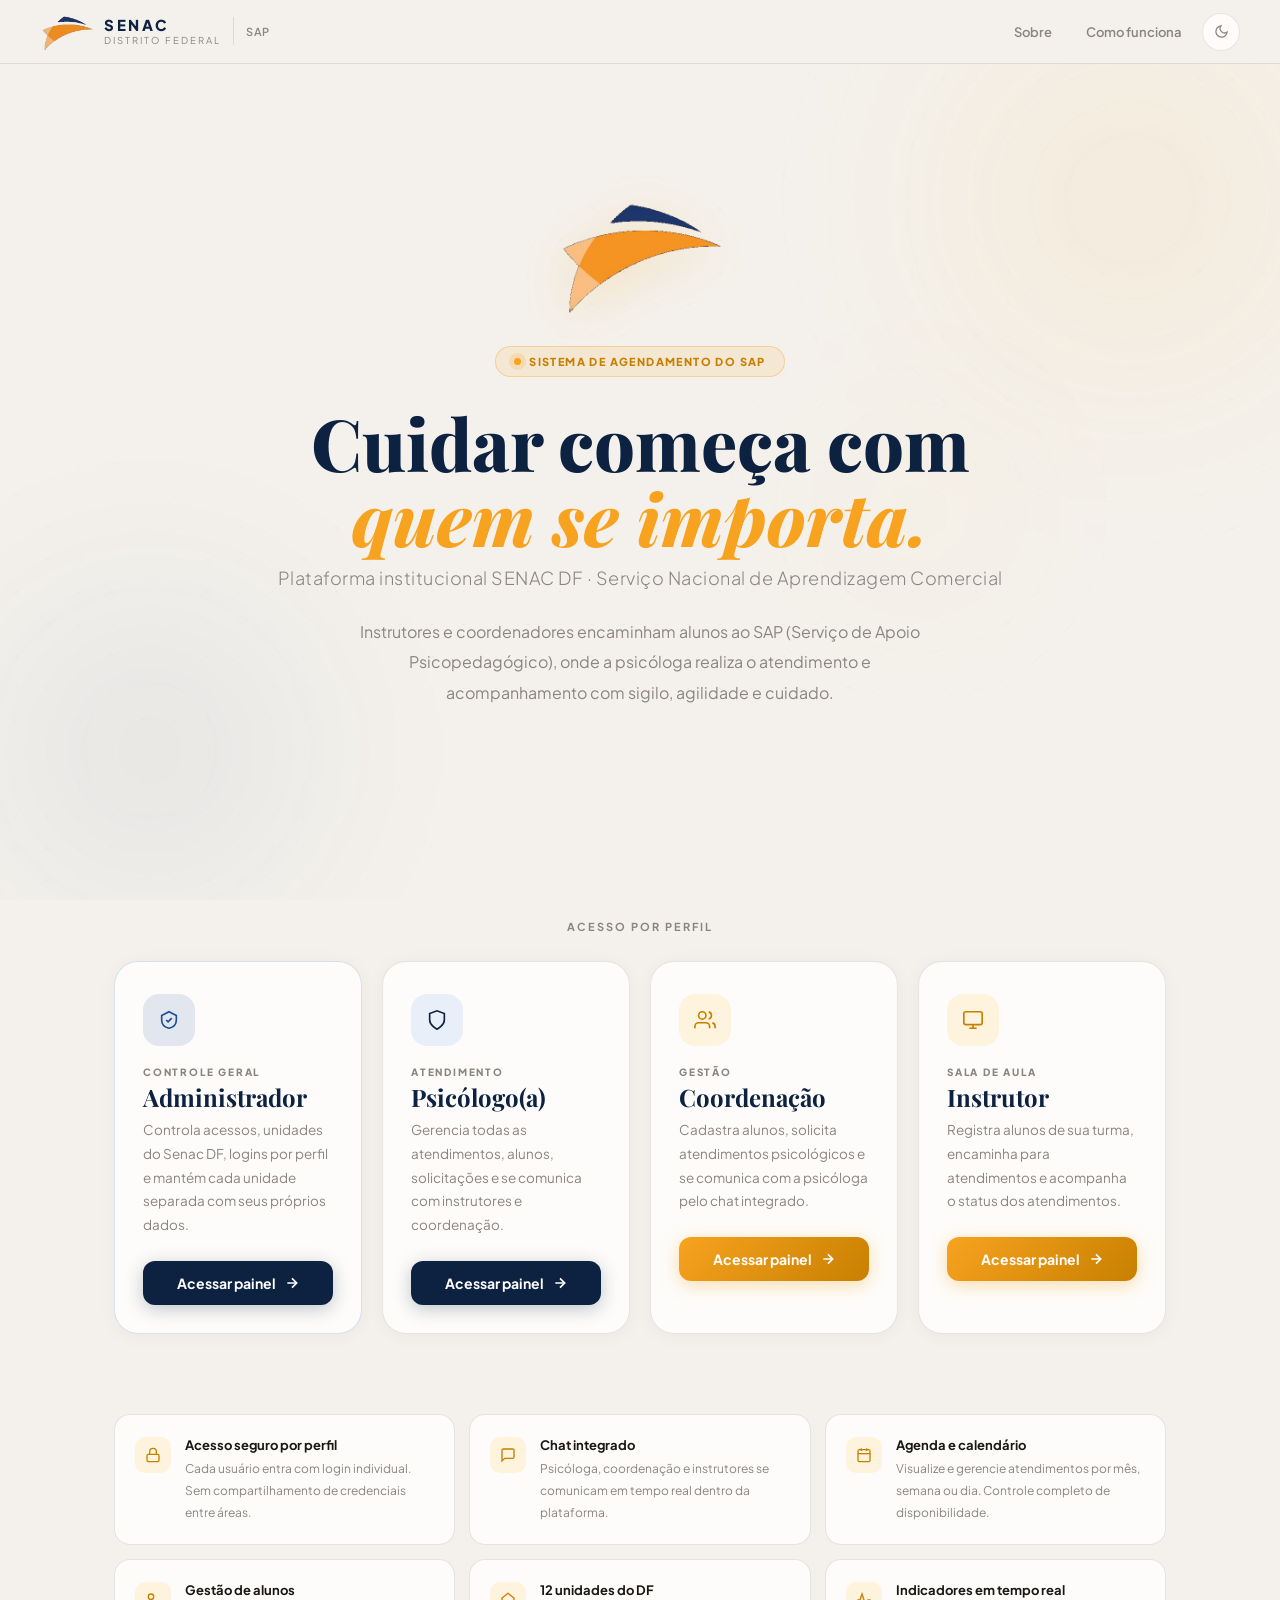
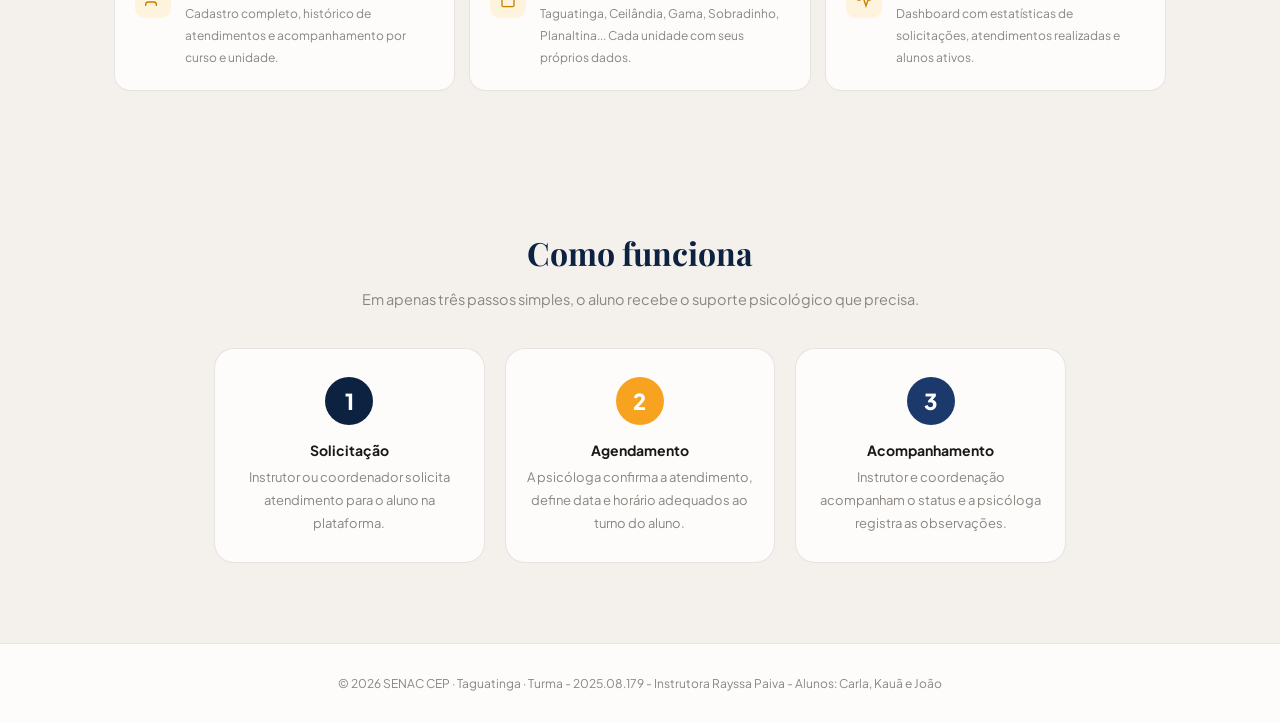
<file: pages/painel-coordenacao.html>
<!DOCTYPE html>
<html lang="pt-BR">
<head>
  <meta charset="UTF-8"><meta name="viewport" content="width=device-width,initial-scale=1.0">
  <title>Painel Coordenação — SAP SENAC CEP</title>
  <link rel="stylesheet" href="../css/global.css">
  <link rel="stylesheet" href="../css/painel.css">
  <link rel="stylesheet" href="../css/painel-coordenacao.css">
</head>
<body>
<div class="app-shell">

  <aside class="sidebar sidebar-pastel" id="sidebar">
    <div class="sidebar-brand">
      <div class="sidebar-brand-top">
        <img src="../senasc.png" class="senac-logo-img" alt="SENAC" onerror="this.style.display='none'">
        <div class="sidebar-senac-text">
          <div class="sidebar-senac-name">SENAC</div>
          <div class="sidebar-senac-sub">DF</div>
        </div>
      </div>
      <div class="sidebar-tagline">Coordenação Pedagógica</div>
    </div>
    <nav class="sidebar-nav">
      <div class="nav-section">Menu</div>
      <div class="nav-link active" data-panel="panel-home" onclick="navTo('panel-home',this)">
        <span class="nav-icon"><svg viewBox="0 0 24 24" fill="none" stroke="currentColor" stroke-width="1.8"><path d="M3 9l9-7 9 7v11a2 2 0 0 1-2 2H5a2 2 0 0 1-2-2z"/><polyline points="9 22 9 12 15 12 15 22"/></svg></span>
        <span class="nav-label">Início</span>
      </div>
      <div class="nav-link" data-panel="panel-alunos" onclick="navTo('panel-alunos',this)">
        <span class="nav-icon"><svg viewBox="0 0 24 24" fill="none" stroke="currentColor" stroke-width="1.8"><path d="M17 21v-2a4 4 0 0 0-4-4H5a4 4 0 0 0-4 4v2"/><circle cx="9" cy="7" r="4"/></svg></span>
        <span class="nav-label">Alunos</span>
      </div>
      <div class="nav-link" data-panel="panel-encaminhar" onclick="navTo('panel-encaminhar',this)">
        <span class="nav-icon"><svg viewBox="0 0 24 24" fill="none" stroke="currentColor" stroke-width="2.2"><line x1="5" y1="12" x2="19" y2="12"/><polyline points="12 5 19 12 12 19"/></svg></span>
        <span class="nav-label">Encaminhar Aluno</span>
      </div>
      <div class="nav-link" data-panel="panel-atendimentos" onclick="navTo('panel-atendimentos',this)">
        <span class="nav-icon"><svg viewBox="0 0 24 24" fill="none" stroke="currentColor" stroke-width="1.8"><path d="M16 4h2a2 2 0 0 1 2 2v14a2 2 0 0 1-2 2H6a2 2 0 0 1-2-2V6a2 2 0 0 1 2-2h2"/><rect x="8" y="2" width="8" height="4" rx="1"/></svg></span>
        <span class="nav-label">Atendimentos</span>
      </div>
      <div class="nav-link" data-panel="panel-chat" onclick="navTo('panel-chat',this)">
        <span class="nav-icon"><svg viewBox="0 0 24 24" fill="none" stroke="currentColor" stroke-width="1.8"><path d="M21 15a2 2 0 0 1-2 2H7l-4 4V5a2 2 0 0 1 2-2h14a2 2 0 0 1 2 2z"/></svg></span>
        <span class="nav-label">Chat</span>
      </div>
    </nav>
    <div class="sidebar-footer">
      <div class="sidebar-user">
        <div class="user-avatar" id="sb-avatar">C</div>
        <div class="user-details">
          <div class="user-name" id="sb-nome">Coordenação</div>
          <div class="user-role" id="sb-setor">—</div>
        </div>
        <button class="btn-logout" onclick="logout()" title="Sair">
          <svg viewBox="0 0 24 24" fill="none" stroke="currentColor" stroke-width="1.8"><path d="M9 21H5a2 2 0 0 1-2-2V5a2 2 0 0 1 2-2h4"/><polyline points="16 17 21 12 16 7"/><line x1="21" y1="12" x2="9" y2="12"/></svg>
        </button>
      </div>
    </div>
  </aside>

  <div class="main-wrap">
    <header class="topbar">
      <div class="topbar-left">
        <div class="topbar-page-title" id="topbar-title">Início</div>
        <div class="topbar-breadcrumb">SAP · Coordenação</div>
      </div>
      <div class="topbar-right">
        <button class="btn-theme" onclick="sapToggleTheme()" title="Alternar tema">
          <svg class="ico-moon" viewBox="0 0 24 24"><path d="M21 12.79A9 9 0 1 1 11.21 3 7 7 0 0 0 21 12.79z"/></svg>
          <svg class="ico-sun" style="display:none" viewBox="0 0 24 24"><circle cx="12" cy="12" r="5"/><line x1="12" y1="1" x2="12" y2="3"/><line x1="12" y1="21" x2="12" y2="23"/><line x1="4.22" y1="4.22" x2="5.64" y2="5.64"/><line x1="18.36" y1="18.36" x2="19.78" y2="19.78"/><line x1="1" y1="12" x2="3" y2="12"/><line x1="21" y1="12" x2="23" y2="12"/></svg>
        </button>
        <button class="btn btn-outline btn-sm" onclick="navTo('panel-alunos',document.querySelector('[data-panel=panel-alunos]')); openModal('modal-cad');">
          <svg viewBox="0 0 24 24" fill="none" stroke="currentColor" stroke-width="2.2"><path d="M16 21v-2a4 4 0 0 0-4-4H6a4 4 0 0 0-4 4v2"/><circle cx="9" cy="7" r="4"/><line x1="19" y1="8" x2="19" y2="14"/><line x1="22" y1="11" x2="16" y2="11"/></svg>
          Novo Aluno
        </button>
        <button class="btn btn-orange btn-sm" onclick="navTo('panel-encaminhar',document.querySelector('[data-panel=panel-encaminhar]'))">
          <svg viewBox="0 0 24 24" fill="none" stroke="currentColor" stroke-width="2.2"><line x1="5" y1="12" x2="19" y2="12"/><polyline points="12 5 19 12 12 19"/></svg>
          Encaminhar
        </button>
      </div>
    </header>

    <div class="page-body">

      <!-- HOME -->
      <div id="panel-home" class="panel-section active fade-up">
        <div class="welcome-banner">
          <div class="wb-content">
            <div class="wb-tag"><svg viewBox="0 0 24 24" fill="none" stroke="currentColor" stroke-width="2"><path d="M17 21v-2a4 4 0 0 0-4-4H5a4 4 0 0 0-4 4v2"/><circle cx="9" cy="7" r="4"/></svg>Bem-vindo(a)</div>
            <h2 class="wb-title" id="wb-nome">Coordenação</h2>
            <p class="wb-sub" id="wb-setor">SENAC CEP</p>
          </div>
          <div class="wb-actions">
            <button class="btn btn-outline" onclick="navTo('panel-alunos',document.querySelector('[data-panel=panel-alunos]')); openModal('modal-cad');">
              <svg viewBox="0 0 24 24" fill="none" stroke="currentColor" stroke-width="2.2"><path d="M16 21v-2a4 4 0 0 0-4-4H6a4 4 0 0 0-4 4v2"/><circle cx="9" cy="7" r="4"/><line x1="19" y1="8" x2="19" y2="14"/><line x1="22" y1="11" x2="16" y2="11"/></svg>Novo Aluno
            </button>
            <button class="btn btn-orange" onclick="navTo('panel-encaminhar',document.querySelector('[data-panel=panel-encaminhar]'))">
              <svg viewBox="0 0 24 24" fill="none" stroke="currentColor" stroke-width="2.2"><line x1="5" y1="12" x2="19" y2="12"/><polyline points="12 5 19 12 12 19"/></svg>Nova Solicitação
            </button>
          </div>
        </div>
        <div class="stats-grid">
          <div class="stat-card accent-orange"><div class="stat-icon-wrap bg-orange"><svg viewBox="0 0 24 24" fill="none" stroke="currentColor" stroke-width="2"><path d="M17 21v-2a4 4 0 0 0-4-4H5a4 4 0 0 0-4 4v2"/><circle cx="9" cy="7" r="4"/></svg></div><div class="stat-value" id="st-alunos">0</div><div class="stat-label">Alunos cadastrados</div></div>
          <div class="stat-card accent-wait"><div class="stat-icon-wrap bg-wait"><svg viewBox="0 0 24 24" fill="none" stroke="currentColor" stroke-width="1.8"><circle cx="12" cy="12" r="10"/><polyline points="12 6 12 12 16 14"/></svg></div><div class="stat-value" id="st-agt">0</div><div class="stat-label">Aguardando</div></div>
          <div class="stat-card accent-ok"><div class="stat-icon-wrap bg-ok"><svg viewBox="0 0 24 24" fill="none" stroke="currentColor" stroke-width="2"><polyline points="20 6 9 17 4 12"/></svg></div><div class="stat-value" id="st-conf">0</div><div class="stat-label">Confirmadas</div></div>
          <div class="stat-card accent-done"><div class="stat-icon-wrap bg-done"><svg viewBox="0 0 24 24" fill="none" stroke="currentColor" stroke-width="1.8"><circle cx="12" cy="12" r="10"/><polyline points="20 6 9 17 4 12"/></svg></div><div class="stat-value" id="st-real">0</div><div class="stat-label">Realizadas</div></div>
        </div>
        <!-- GRÁFICOS -->
        <div class="dash-alunos-grid">
          <div class="data-table-wrap">
            <div class="data-table-head"><div class="data-table-title">Distribuição por Curso</div></div>
            <div class="dash-list" style="padding:20px">
              <div id="dash-cursos"></div>
            </div>
          </div>
          <div class="data-table-wrap">
            <div class="data-table-head"><div class="data-table-title">Resumo dos Alunos</div></div>
            <div class="dash-resumo-grid" id="dash-resumo"></div>
          </div>
          <div class="data-table-wrap">
            <div class="data-table-head"><div class="data-table-title">Turmas com Mais Alunos</div></div>
            <div class="dash-list" id="dash-turmas"></div>
          </div>
          <div class="data-table-wrap">
            <div class="data-table-head"><div class="data-table-title">Cadastros Recentes</div></div>
            <div class="dash-list" id="dash-recentes-alunos"></div>
          </div>
        </div>
        <div class="data-table-wrap" style="margin-top:20px">
          <div class="data-table-head"><div class="data-table-title">Últimos Solicitações</div></div>
          <div id="home-recentes"></div>
        </div>
      </div>

      <!-- ALUNOS -->
      <div id="panel-alunos" class="panel-section fade-up">
        <div class="data-table-wrap">
          <div class="data-table-head">
            <div class="data-table-title">Alunos Cadastrados</div>
            <button class="btn btn-orange btn-sm" onclick="openModal('modal-cad')">
              <svg viewBox="0 0 24 24" fill="none" stroke="currentColor" stroke-width="2.2"><line x1="5" y1="12" x2="19" y2="12"/><polyline points="12 5 19 12 12 19"/></svg>Cadastrar Aluno
            </button>
          </div>
          <div class="data-table-filters">
            <div class="search-box"><svg viewBox="0 0 24 24" fill="none" stroke="currentColor" stroke-width="2"><circle cx="11" cy="11" r="8"/><line x1="21" y1="21" x2="16.65" y2="16.65"/></svg><input type="text" id="busca-al" placeholder="Buscar aluno..." oninput="renderAlunos()"></div>
          </div>
          <table><thead><tr><th>Aluno</th><th>Matrícula</th><th>Curso / Turma</th><th>Status</th><th>Cadastrado por</th><th>Atendimentos</th><th>Ações</th></tr></thead>
          <tbody id="tbody-alunos"><tr><td colspan="7" style="text-align:center;padding:36px;color:var(--gray-400)">Carregando...</td></tr></tbody></table>
        </div>
      </div>

      <!-- ENCAMINHAR -->
      <div id="panel-encaminhar" class="panel-section fade-up">
        <div class="form-card">
          <h2 style="font-family:var(--font-display);font-size:22px;font-weight:700;color:var(--senac-navy);margin-bottom:6px">Nova Solicitação</h2>
          <p style="font-size:13.5px;color:var(--gray-500);margin-bottom:24px">Preencha para solicitar atendimento psicológico para o aluno.</p>
          <div id="enc-err" class="err-msg"></div>
          <div style="display:grid;gap:20px">
            <div><label class="form-label">Aluno <span style="color:var(--s-cancel)">*</span></label><select class="form-control" id="enc-aluno" onchange="atualizarCompatibilidade()"><option value="">Selecione o aluno...</option></select><div id="enc-hint" style="margin-top:8px;font-size:12px;color:var(--gray-500)">Selecione um aluno para ver os horários compatíveis.</div></div>
            <div><label class="form-label">Motivo da Solicitação <span style="color:var(--s-cancel)">*</span></label><textarea class="form-control" id="enc-motivo" rows="3" placeholder="Descreva o motivo, comportamentos observados e contexto..." style="resize:vertical"></textarea></div>
            <div style="display:grid;grid-template-columns:1fr 1fr;gap:20px">
              <div><label class="form-label">Data Preferencial</label><input type="date" class="form-control" id="enc-data"></div>
              <div><label class="form-label">Turno da Atendimento <span style="color:var(--s-cancel)">*</span></label><select class="form-control" id="enc-turno" onchange="atualizarCompatibilidade()"><option value="">Selecione...</option><option value="manhã">Manhã</option><option value="tarde">Tarde</option><option value="noite">Noite</option></select></div>
            </div>
            <div>
              <label class="form-label">Tipo de Atendimento <span style="color:var(--s-cancel)">*</span></label>
              <select class="form-control" id="enc-tipo" onchange="atualizarCompatibilidade()">
                <option value="">Selecione o tipo...</option>
                <option value="dentro">Dentro do horário do curso</option>
                <option value="fora">Fora do horário do curso</option>
                <option value="remoto">Atendimento Remoto</option>
              </select>
            </div>
            <div><label class="form-label">Horário Preferencial</label><input type="time" class="form-control" id="enc-hora" onchange="atualizarCompatibilidade()"><div id="enc-hora-hint" style="margin-top:8px;font-size:12px;color:var(--gray-500)">O horário deve ser no mesmo turno do curso do aluno.</div></div>
            <div><label class="form-label">Observações</label><textarea class="form-control" id="enc-obs" rows="2" placeholder="Informações complementares para a psicóloga..." style="resize:vertical"></textarea></div>
            <button class="btn btn-orange btn-full" onclick="submitEnc()">
              <svg viewBox="0 0 24 24" fill="none" stroke="currentColor" stroke-width="2.2"><line x1="22" y1="2" x2="11" y2="13"/><polygon points="22 2 15 22 11 13 2 9 22 2"/></svg>Enviar Solicitação
            </button>
          </div>
        </div>
      </div>

      <!-- ATENDIMENTOS -->
      <div id="panel-atendimentos" class="panel-section fade-up">
        <div class="data-table-wrap">
          <div class="data-table-head">
            <div class="data-table-title">Atendimentos Encaminhadas</div>
            <div class="data-table-filters">
              <div class="search-box"><svg viewBox="0 0 24 24" fill="none" stroke="currentColor" stroke-width="2"><circle cx="11" cy="11" r="8"/><line x1="21" y1="21" x2="16.65" y2="16.65"/></svg><input type="text" id="busca-cons" placeholder="Buscar..." oninput="renderAtendimentos()"></div>
              <select class="filter-select" id="filtro-st" onchange="renderAtendimentos()"><option value="">Todos</option><option value="aguardando">Aguardando</option><option value="confirmada">Confirmadas</option><option value="realizada">Realizadas</option><option value="cancelada">Canceladas</option><option value="falta">Falta</option></select>
              <button class="btn btn-orange btn-sm" onclick="abrirModalAgendar(null)">
                <svg viewBox="0 0 24 24" fill="none" stroke="currentColor" stroke-width="2.5" style="width:14px;height:14px"><line x1="12" y1="5" x2="12" y2="19"/><line x1="5" y1="12" x2="19" y2="12"/></svg>
                Agendar
              </button>
            </div>
          </div>
          <table><thead><tr><th>Aluno</th><th>Motivo</th><th>Turno</th><th>Agendado por</th><th>Status</th><th>Data</th></tr></thead>
          <tbody id="tbody-cons"><tr><td colspan="6" style="text-align:center;padding:36px;color:var(--gray-400)">Carregando...</td></tr></tbody></table>
        </div>
      </div>

      <!-- CHAT -->
      <div id="panel-chat" class="panel-section fade-up">
        <div class="chat-wrap">
          <div class="chat-header-bar">
            <div class="chat-av">P</div>
            <div><strong style="display:block;font-size:14px" id="chat-psic-nome">Psicólogo(a)</strong><span style="font-size:12px;color:var(--gray-400)">Psicóloga — SENAC CEP</span></div>
            <div class="online-dot"></div>
          </div>
          <div class="chat-messages-area" id="chat-area"></div>
          <div class="chat-input-row">
            <textarea class="chat-textarea" id="chat-txt" rows="1" placeholder="Digite sua mensagem..."></textarea>
            <button type="button" class="chat-send-btn" onclick="enviarMsg()">
              <svg viewBox="0 0 24 24"><line x1="22" y1="2" x2="11" y2="13"/><polygon points="22 2 15 22 11 13 2 9 22 2"/></svg>
            </button>
          </div>
        </div>
      </div>

    </div>
  </div>
</div>

<!-- MODAL CADASTRO ALUNO -->
<div class="modal-overlay" id="modal-cad">
  <div class="modal-box" style="max-width:560px">
    <div style="display:flex;align-items:center;justify-content:space-between;margin-bottom:20px">
      <h3 style="font-family:var(--font-display);font-size:20px;font-weight:700;color:var(--senac-navy)">Cadastrar Aluno</h3>
      <button type="button" onclick="closeModal('modal-cad')" style="background:none;border:none;cursor:pointer;color:var(--gray-400)"><svg width="18" height="18" viewBox="0 0 24 24" fill="none" stroke="currentColor" stroke-width="2"><line x1="18" y1="6" x2="6" y2="18"/><line x1="6" y1="6" x2="18" y2="18"/></svg></button>
    </div>
    <div id="cad-err" class="err-msg"></div>
    <div style="display:grid;grid-template-columns:1fr 1fr;gap:14px">
      <div style="grid-column:1/-1"><label class="form-label">Nome completo *</label><input type="text" class="form-control" id="cad-nome" placeholder="Nome completo"></div>
      <div><label class="form-label">Matrícula *</label><input type="text" class="form-control" id="cad-mat" placeholder="20240010"></div>
      <div><label class="form-label">CPF *</label><input type="text" class="form-control" id="cad-cpf" placeholder="000.000.000-00" oninput="mCPF(this)" maxlength="14"></div>
      <div><label class="form-label">Nascimento *</label><input type="date" class="form-control" id="cad-nasc"></div>
      <div><label class="form-label">Telefone *</label><input type="text" class="form-control" id="cad-tel" placeholder="(11) 99999-9999" oninput="mTel(this)" maxlength="15"></div>
      <div><label class="form-label">Curso *</label>
        <select class="form-control" id="cad-curso"><option value="">Selecione...</option><option>Administração</option><option>Enfermagem</option><option>Informática</option><option>Contabilidade</option><option>Recursos Humanos</option><option>Marketing</option><option>Logística</option><option>Gastronomia</option><option>Design Gráfico</option><option>Outro</option></select></div>
      <div><label class="form-label">Turma *</label><input type="text" class="form-control" id="cad-turma" placeholder="ADM-2024A"></div>
      <div><label class="form-label">Turno do curso *</label><select class="form-control" id="cad-turno"><option value="">Selecione...</option><option value="manhã">Manhã</option><option value="tarde">Tarde</option><option value="noite">Noite</option></select></div>
      <div><label class="form-label">Aluno é PCD? *</label><select class="form-control" id="cad-pcd"><option value="nao">Não</option><option value="sim">Sim</option></select></div>
      <div style="grid-column:1/-1"><label class="form-label">E-mail</label><input type="email" class="form-control" id="cad-email" placeholder="email@exemplo.com"></div>
    </div>
    <div style="display:flex;gap:10px;margin-top:20px">
      <button type="button" class="btn btn-outline" onclick="closeModal('modal-cad')" style="flex:1">Cancelar</button>
      <button class="btn btn-orange" onclick="salvarAluno()" style="flex:2">
        <svg viewBox="0 0 24 24" fill="none" stroke="currentColor" stroke-width="2.2"><path d="M16 21v-2a4 4 0 0 0-4-4H6a4 4 0 0 0-4 4v2"/><circle cx="9" cy="7" r="4"/><line x1="19" y1="8" x2="19" y2="14"/><line x1="22" y1="11" x2="16" y2="11"/></svg>Cadastrar Aluno
      </button>
    </div>
  </div>
</div>


<!-- MODAL AGENDAMENTO (Instrutor/Coord) -->
<div class="modal-overlay" id="modal-agendar">
  <div class="modal-box" style="max-width:520px">
    <div style="display:flex;align-items:center;justify-content:space-between;margin-bottom:20px">
      <h3 style="font-family:var(--font-display);font-size:20px;font-weight:700;color:var(--senac-navy)">Novo Agendamento</h3>
      <button onclick="closeModal('modal-agendar')" style="background:none;border:none;cursor:pointer;color:var(--gray-400)"><svg width="18" height="18" viewBox="0 0 24 24" fill="none" stroke="currentColor" stroke-width="2"><line x1="18" y1="6" x2="6" y2="18"/><line x1="6" y1="6" x2="18" y2="18"/></svg></button>
    </div>
    <div id="mag-aluno-info" style="display:none;background:var(--gray-50);border-radius:var(--r-sm);padding:12px 14px;margin-bottom:14px">
      <div style="font-size:13px;font-weight:700;color:var(--senac-navy)" id="mag-aluno-nome"></div>
      <div style="font-size:12px;color:var(--gray-500)" id="mag-aluno-detalhe"></div>
    </div>
    <div style="margin-bottom:14px" id="mag-select-wrap">
      <label class="form-label">Selecionar Aluno</label>
      <select class="form-control" id="mag-aluno-sel" onchange="magSelecionarAluno()">
        <option value="">Selecione o aluno...</option>
      </select>
    </div>
    <div style="margin-bottom:14px">
      <label class="form-label">Tipo de Atendimento</label>
      <select class="form-control" id="mag-tipo" onchange="magAtualizarTipo()">
        <option value="">Selecione o tipo...</option>
        <option value="dentro">Dentro do horário do curso</option>
        <option value="fora">Fora do horário do curso</option>
        <option value="remoto">Atendimento Remoto</option>
      </select>
      <div id="mag-tipo-info" style="display:none;margin-top:8px;border-radius:var(--r-sm);padding:9px 13px;font-size:12.5px"></div>
    </div>
    <div style="display:grid;grid-template-columns:1fr 1fr 1fr;gap:16px;margin-bottom:18px">
      <div><label class="form-label">Data da Sessão</label><input type="date" class="form-control" id="mag-data"></div>
      <div><label class="form-label">Turno</label>
        <select class="form-control" id="mag-turno" onchange="magAtualizarTipo()">
          <option value="">Selecione...</option>
          <option value="manhã">Manhã</option>
          <option value="tarde">Tarde</option>
          <option value="noite">Noite</option>
        </select>
      </div>
      <div><label class="form-label">Horário</label><input type="time" class="form-control" id="mag-hora"></div>
    </div>
    <div style="margin-bottom:14px">
      <label class="form-label">Motivo / Observação</label>
      <textarea class="form-control" id="mag-motivo" rows="3" placeholder="Descreva o motivo do atendimento..." style="resize:vertical"></textarea>
    </div>
    <div style="display:flex;gap:10px;margin-top:20px">
      <button class="btn btn-outline" onclick="closeModal('modal-agendar')" style="flex:1">Cancelar</button>
      <button class="btn btn-orange" onclick="confirmarNovoAgendamento()" style="flex:2">
        <svg viewBox="0 0 24 24" fill="none" stroke="currentColor" stroke-width="2"><rect x="3" y="4" width="18" height="18" rx="2"/><line x1="16" y1="2" x2="16" y2="6"/><line x1="8" y1="2" x2="8" y2="6"/><line x1="3" y1="10" x2="21" y2="10"/></svg>
        Agendar Sessão
      </button>
    </div>
  </div>
</div>

<div id="toast-container"></div>
<script src="../js/app.js"></script>
<script src="../js/theme-chat.js"></script>
<script src="../js/painel-coordenacao.js"></script>
</body>
</html>
</file>
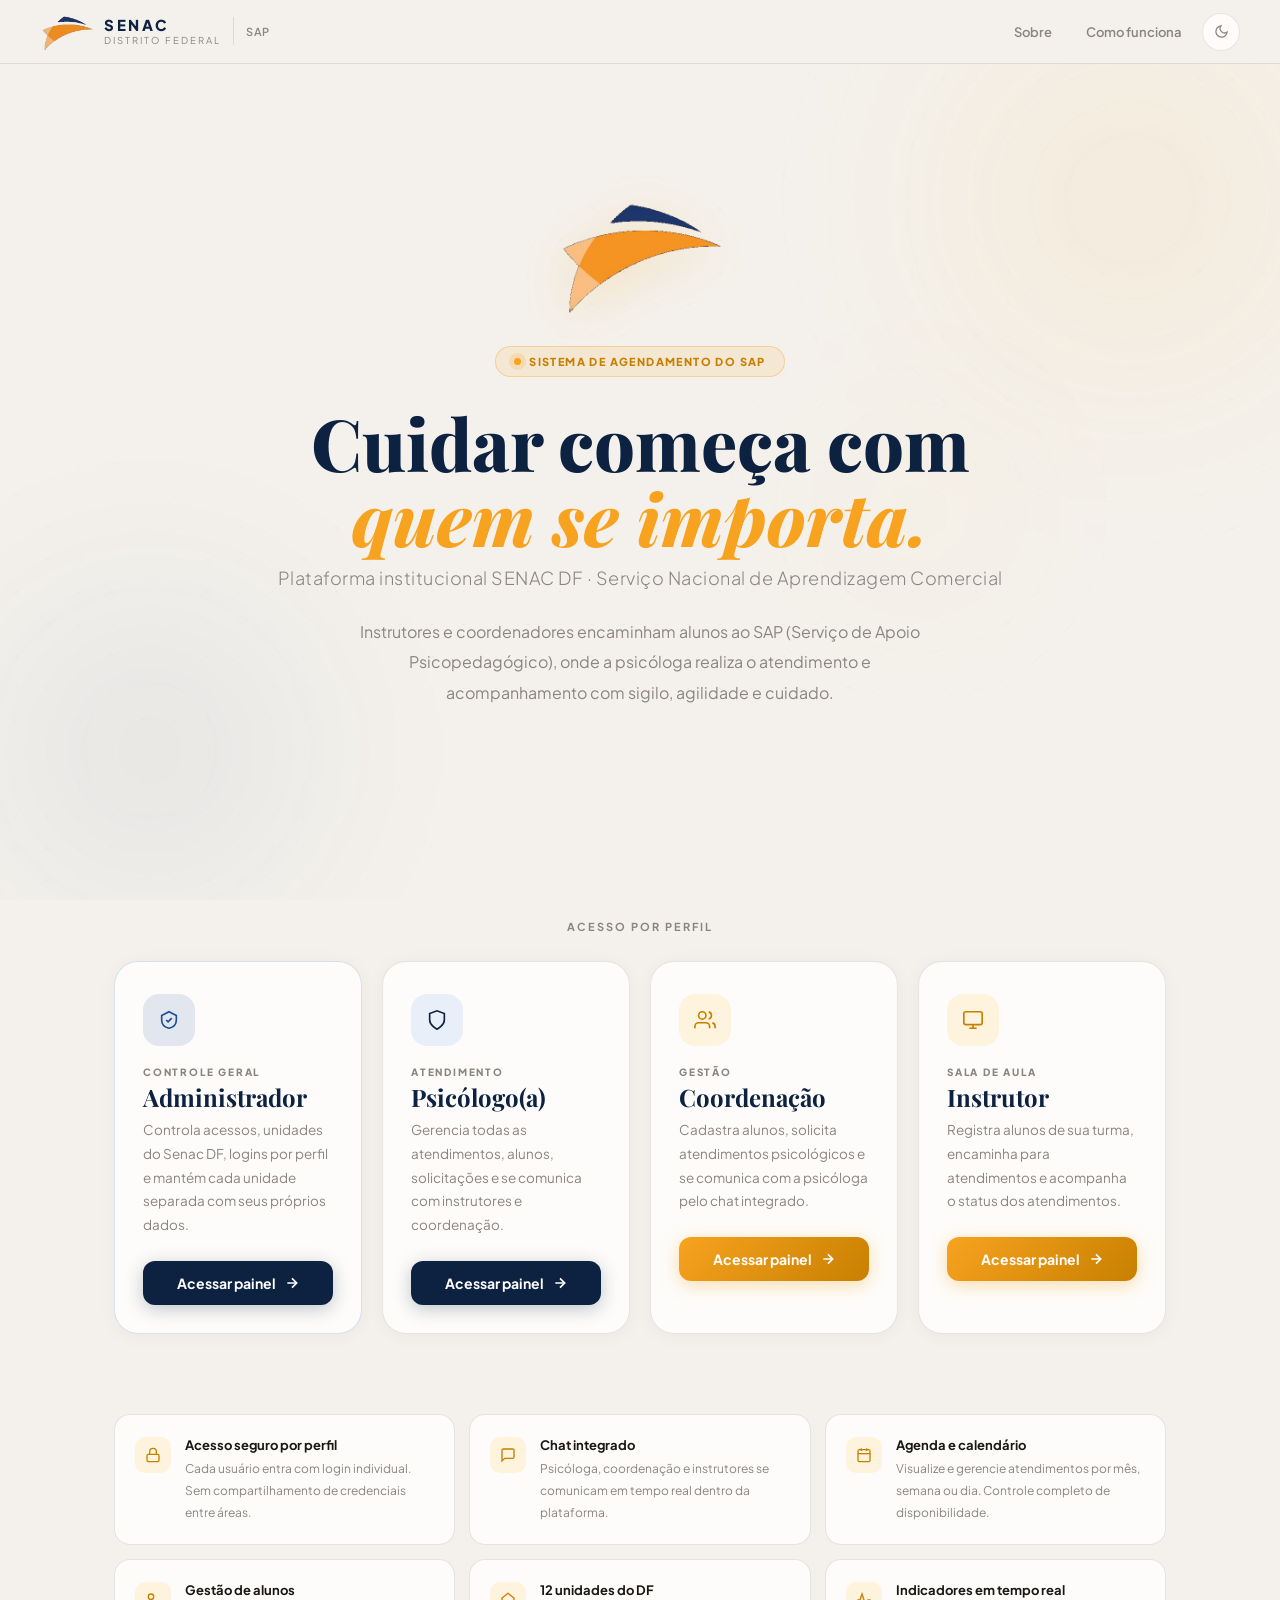
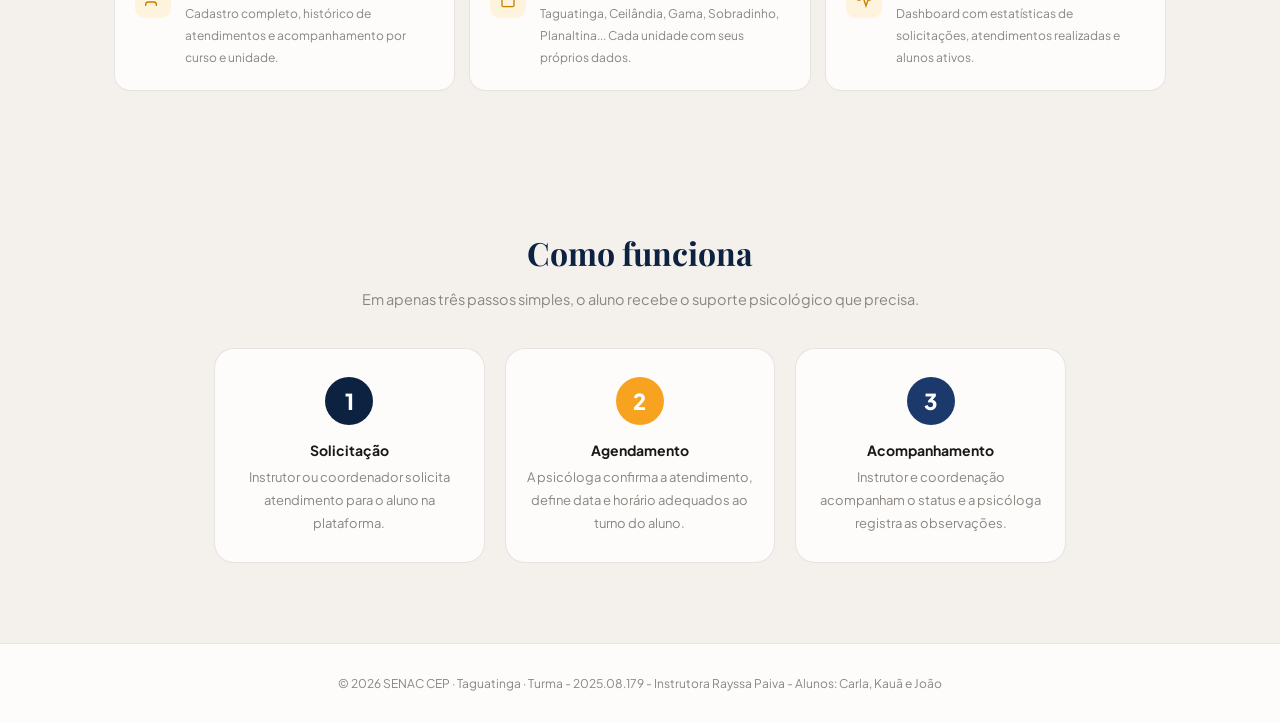
<file: pages/painel-instrutor.html>
<!DOCTYPE html>
<html lang="pt-BR">
<head>
  <meta charset="UTF-8"><meta name="viewport" content="width=device-width,initial-scale=1.0">
  <title>Painel Instrutor — SAP SENAC CEP</title>
  <link rel="stylesheet" href="../css/global.css">
  <link rel="stylesheet" href="../css/painel.css">
  <link rel="stylesheet" href="../css/painel-instrutor.css">
</head>
<body>
<div class="app-shell">

  <aside class="sidebar sidebar-pastel" id="sidebar">
    <div class="sidebar-brand">
      <div class="sidebar-brand-top">
        <img src="../assets/img/senac-logo.png" class="senac-logo-img" alt="SENAC" onerror="this.style.display='none'">
        <div class="sidebar-senac-text">
          <div class="sidebar-senac-name">SENAC</div>
          <div class="sidebar-senac-sub">DF</div>
        </div>
      </div>
      <div class="sidebar-tagline">Instrutores</div>
    </div>
    <nav class="sidebar-nav">
      <div class="nav-section">Menu</div>
      <div class="nav-link active" data-panel="panel-home" onclick="navTo('panel-home',this)">
        <span class="nav-icon"><svg viewBox="0 0 24 24" fill="none" stroke="currentColor" stroke-width="1.8"><path d="M3 9l9-7 9 7v11a2 2 0 0 1-2 2H5a2 2 0 0 1-2-2z"/><polyline points="9 22 9 12 15 12 15 22"/></svg></span>
        <span class="nav-label">Início</span>
      </div>
      <div class="nav-link" data-panel="panel-alunos" onclick="navTo('panel-alunos',this)">
        <span class="nav-icon"><svg viewBox="0 0 24 24" fill="none" stroke="currentColor" stroke-width="1.8"><path d="M17 21v-2a4 4 0 0 0-4-4H5a4 4 0 0 0-4 4v2"/><circle cx="9" cy="7" r="4"/></svg></span>
        <span class="nav-label">Alunos</span>
      </div>
      <div class="nav-link" data-panel="panel-encaminhar" onclick="navTo('panel-encaminhar',this)">
        <span class="nav-icon"><svg viewBox="0 0 24 24" fill="none" stroke="currentColor" stroke-width="2.2"><line x1="5" y1="12" x2="19" y2="12"/><polyline points="12 5 19 12 12 19"/></svg></span>
        <span class="nav-label">Encaminhar Aluno</span>
      </div>
      <div class="nav-link" data-panel="panel-atendimentos" onclick="navTo('panel-atendimentos',this)">
        <span class="nav-icon"><svg viewBox="0 0 24 24" fill="none" stroke="currentColor" stroke-width="1.8"><path d="M16 4h2a2 2 0 0 1 2 2v14a2 2 0 0 1-2 2H6a2 2 0 0 1-2-2V6a2 2 0 0 1 2-2h2"/><rect x="8" y="2" width="8" height="4" rx="1"/></svg></span>
        <span class="nav-label">Atendimentos</span>
      </div>
      <div class="nav-link" data-panel="panel-chat" onclick="navTo('panel-chat',this)">
        <span class="nav-icon"><svg viewBox="0 0 24 24" fill="none" stroke="currentColor" stroke-width="1.8"><path d="M21 15a2 2 0 0 1-2 2H7l-4 4V5a2 2 0 0 1 2-2h14a2 2 0 0 1 2 2z"/></svg></span>
        <span class="nav-label">Chat</span>
      </div>
    </nav>
    <div class="sidebar-footer">
      <div class="sidebar-user">
        <div class="user-avatar" id="sb-avatar">I</div>
        <div class="user-details">
          <div class="user-name" id="sb-nome">Coordenação</div>
          <div class="user-role" id="sb-setor">—</div>
        </div>
        <button class="btn-logout" onclick="logout()" title="Sair">
          <svg viewBox="0 0 24 24" fill="none" stroke="currentColor" stroke-width="1.8"><path d="M9 21H5a2 2 0 0 1-2-2V5a2 2 0 0 1 2-2h4"/><polyline points="16 17 21 12 16 7"/><line x1="21" y1="12" x2="9" y2="12"/></svg>
        </button>
      </div>
    </div>
  </aside>

  <div class="main-wrap">
    <header class="topbar">
      <div class="topbar-left">
        <div class="topbar-page-title" id="topbar-title">Início</div>
        <div class="topbar-breadcrumb">SAP · Instrutor</div>
      </div>
      <div class="topbar-right">
        <button class="btn-theme" onclick="sapToggleTheme()" title="Alternar tema">
          <svg class="ico-moon" viewBox="0 0 24 24"><path d="M21 12.79A9 9 0 1 1 11.21 3 7 7 0 0 0 21 12.79z"/></svg>
          <svg class="ico-sun" style="display:none" viewBox="0 0 24 24"><circle cx="12" cy="12" r="5"/><line x1="12" y1="1" x2="12" y2="3"/><line x1="12" y1="21" x2="12" y2="23"/><line x1="4.22" y1="4.22" x2="5.64" y2="5.64"/><line x1="18.36" y1="18.36" x2="19.78" y2="19.78"/><line x1="1" y1="12" x2="3" y2="12"/><line x1="21" y1="12" x2="23" y2="12"/></svg>
        </button>
        <button class="btn btn-outline btn-sm" onclick="navTo('panel-alunos',document.querySelector('[data-panel=panel-alunos]')); openModal('modal-cad');">
          <svg viewBox="0 0 24 24" fill="none" stroke="currentColor" stroke-width="2.2"><path d="M16 21v-2a4 4 0 0 0-4-4H6a4 4 0 0 0-4 4v2"/><circle cx="9" cy="7" r="4"/><line x1="19" y1="8" x2="19" y2="14"/><line x1="22" y1="11" x2="16" y2="11"/></svg>
          Novo Aluno
        </button>
        <button class="btn btn-orange btn-sm" onclick="navTo('panel-encaminhar',document.querySelector('[data-panel=panel-encaminhar]'))">
          <svg viewBox="0 0 24 24" fill="none" stroke="currentColor" stroke-width="2.2"><line x1="12" y1="5" x2="12" y2="19"/><line x1="5" y1="12" x2="19" y2="12"/></svg>
          Encaminhar
        </button>
      </div>
    </header>

    <div class="page-body">

      <!-- HOME -->
      <div id="panel-home" class="panel-section active fade-up">
        <div class="welcome-banner">
          <div class="wb-content">
            <div class="wb-tag"><svg viewBox="0 0 24 24" fill="none" stroke="currentColor" stroke-width="2"><path d="M17 21v-2a4 4 0 0 0-4-4H5a4 4 0 0 0-4 4v2"/><circle cx="9" cy="7" r="4"/></svg>Bem-vindo(a)</div>
            <h2 class="wb-title" id="wb-nome">Coordenação</h2>
            <p class="wb-sub" id="wb-setor">SENAC CEP</p>
          </div>
          <div class="wb-actions">
            <button class="btn btn-outline" onclick="navTo('panel-alunos',document.querySelector('[data-panel=panel-alunos]')); openModal('modal-cad');">
              <svg viewBox="0 0 24 24" fill="none" stroke="currentColor" stroke-width="2.2"><path d="M16 21v-2a4 4 0 0 0-4-4H6a4 4 0 0 0-4 4v2"/><circle cx="9" cy="7" r="4"/><line x1="19" y1="8" x2="19" y2="14"/><line x1="22" y1="11" x2="16" y2="11"/></svg>Novo Aluno
            </button>
            <button class="btn btn-orange" onclick="navTo('panel-encaminhar',document.querySelector('[data-panel=panel-encaminhar]'))">
              <svg viewBox="0 0 24 24" fill="none" stroke="currentColor" stroke-width="2.2"><line x1="5" y1="12" x2="19" y2="12"/><polyline points="12 5 19 12 12 19"/></svg>Nova Solicitação
            </button>
          </div>
        </div>
        <div class="stats-grid">
          <div class="stat-card accent-orange"><div class="stat-icon-wrap bg-orange"><svg viewBox="0 0 24 24" fill="none" stroke="currentColor" stroke-width="2"><path d="M17 21v-2a4 4 0 0 0-4-4H5a4 4 0 0 0-4 4v2"/><circle cx="9" cy="7" r="4"/></svg></div><div class="stat-value" id="st-alunos">0</div><div class="stat-label">Alunos cadastrados</div></div>
          <div class="stat-card accent-wait"><div class="stat-icon-wrap bg-wait"><svg viewBox="0 0 24 24" fill="none" stroke="currentColor" stroke-width="1.8"><circle cx="12" cy="12" r="10"/><polyline points="12 6 12 12 16 14"/></svg></div><div class="stat-value" id="st-agt">0</div><div class="stat-label">Aguardando</div></div>
          <div class="stat-card accent-ok"><div class="stat-icon-wrap bg-ok"><svg viewBox="0 0 24 24" fill="none" stroke="currentColor" stroke-width="2"><polyline points="20 6 9 17 4 12"/></svg></div><div class="stat-value" id="st-conf">0</div><div class="stat-label">Confirmadas</div></div>
          <div class="stat-card accent-done"><div class="stat-icon-wrap bg-done"><svg viewBox="0 0 24 24" fill="none" stroke="currentColor" stroke-width="1.8"><circle cx="12" cy="12" r="10"/><polyline points="20 6 9 17 4 12"/></svg></div><div class="stat-value" id="st-real">0</div><div class="stat-label">Realizadas</div></div>
        </div>
        <!-- GRÁFICOS -->
        <div class="dash-alunos-grid">
          <div class="data-table-wrap">
            <div class="data-table-head"><div class="data-table-title">Distribuição por Curso</div></div>
            <div class="dash-list" style="padding:20px">
              <div id="dash-cursos"></div>
            </div>
          </div>
          <div class="data-table-wrap">
            <div class="data-table-head"><div class="data-table-title">Resumo dos Alunos</div></div>
            <div class="dash-resumo-grid" id="dash-resumo"></div>
          </div>
          <div class="data-table-wrap">
            <div class="data-table-head"><div class="data-table-title">Turmas com Mais Alunos</div></div>
            <div class="dash-list" id="dash-turmas"></div>
          </div>
          <div class="data-table-wrap">
            <div class="data-table-head"><div class="data-table-title">Cadastros Recentes</div></div>
            <div class="dash-list" id="dash-recentes-alunos"></div>
          </div>
        </div>
        <div class="data-table-wrap" style="margin-top:20px">
          <div class="data-table-head"><div class="data-table-title">Últimos Solicitações</div></div>
          <div id="home-recentes"></div>
        </div>
      </div>

      <!-- ALUNOS -->
      <div id="panel-alunos" class="panel-section fade-up">
        <div class="data-table-wrap">
          <div class="data-table-head">
            <div class="data-table-title">Alunos Cadastrados</div>
            <button class="btn btn-orange btn-sm" onclick="openModal('modal-cad')">
              <svg viewBox="0 0 24 24" fill="none" stroke="currentColor" stroke-width="2.2"><line x1="12" y1="5" x2="12" y2="19"/><line x1="5" y1="12" x2="19" y2="12"/></svg>Cadastrar Aluno
            </button>
          </div>
          <div class="data-table-filters">
            <div class="search-box"><svg viewBox="0 0 24 24" fill="none" stroke="currentColor" stroke-width="2"><circle cx="11" cy="11" r="8"/><line x1="21" y1="21" x2="16.65" y2="16.65"/></svg><input type="text" id="busca-al" placeholder="Buscar aluno..." oninput="renderAlunos()"></div>
          </div>
          <table><thead><tr><th>Aluno</th><th>Matrícula</th><th>Curso / Turma</th><th>Perfil</th><th>Cadastrado por</th><th>Atendimentos</th><th>Ações</th></tr></thead>
          <tbody id="tbody-alunos"><tr><td colspan="7" style="text-align:center;padding:36px;color:var(--gray-400)">Carregando...</td></tr></tbody></table>
        </div>
      </div>

      <!-- ENCAMINHAR -->
      <div id="panel-encaminhar" class="panel-section fade-up">
        <div class="form-card">
          <h2 style="font-family:var(--font-display);font-size:22px;font-weight:700;color:var(--senac-navy);margin-bottom:6px">Nova Solicitação</h2>
          <p style="font-size:13.5px;color:var(--gray-500);margin-bottom:24px">Preencha para solicitar atendimento psicológico para o aluno.</p>
          <div id="enc-err" class="err-msg"></div>
          <div style="display:grid;gap:20px">
            <div><label class="form-label">Aluno <span style="color:var(--s-cancel)">*</span></label><select class="form-control" id="enc-aluno" onchange="atualizarCompatibilidade()"><option value="">Selecione o aluno...</option></select><div id="enc-hint" style="margin-top:8px;font-size:12px;color:var(--gray-500)">Selecione um aluno para ver os horários compatíveis.</div></div>
            <div><label class="form-label">Motivo da Solicitação <span style="color:var(--s-cancel)">*</span></label><textarea class="form-control" id="enc-motivo" rows="3" placeholder="Descreva o motivo, comportamentos observados e contexto..." style="resize:vertical"></textarea></div>
            <div style="display:grid;grid-template-columns:1fr 1fr;gap:20px">
              <div><label class="form-label">Data Preferencial</label><input type="date" class="form-control" id="enc-data"></div>
              <div><label class="form-label">Turno da Atendimento <span style="color:var(--s-cancel)">*</span></label><select class="form-control" id="enc-turno" onchange="atualizarCompatibilidade()"><option value="">Selecione...</option><option value="manhã">Manhã</option><option value="tarde">Tarde</option><option value="noite">Noite</option></select></div>
            </div>
            <div>
              <label class="form-label">Tipo de Atendimento <span style="color:var(--s-cancel)">*</span></label>
              <select class="form-control" id="enc-tipo" onchange="atualizarCompatibilidade()">
                <option value="">Selecione o tipo...</option>
                <option value="dentro">Dentro do horário do curso</option>
                <option value="fora">Fora do horário do curso</option>
                <option value="remoto">Atendimento Remoto</option>
              </select>
            </div>
            <div><label class="form-label">Horário Preferencial</label><input type="time" class="form-control" id="enc-hora" onchange="atualizarCompatibilidade()"><div id="enc-hora-hint" style="margin-top:8px;font-size:12px;color:var(--gray-500)">O horário deve ser no mesmo turno do curso do aluno.</div></div>
            <div><label class="form-label">Observações</label><textarea class="form-control" id="enc-obs" rows="2" placeholder="Informações complementares para a psicóloga..." style="resize:vertical"></textarea></div>
            <button class="btn btn-orange btn-full" onclick="submitEnc()">
              <svg viewBox="0 0 24 24" fill="none" stroke="currentColor" stroke-width="2.2"><line x1="22" y1="2" x2="11" y2="13"/><polygon points="22 2 15 22 11 13 2 9 22 2"/></svg>Enviar Solicitação
            </button>
          </div>
        </div>
      </div>

      <!-- ATENDIMENTOS -->
      <div id="panel-atendimentos" class="panel-section fade-up">
        <div class="data-table-wrap">
          <div class="data-table-head">
            <div class="data-table-title">Atendimentos Encaminhadas</div>
            <div class="data-table-filters">
              <div class="search-box"><svg viewBox="0 0 24 24" fill="none" stroke="currentColor" stroke-width="2"><circle cx="11" cy="11" r="8"/><line x1="21" y1="21" x2="16.65" y2="16.65"/></svg><input type="text" id="busca-cons" placeholder="Buscar..." oninput="renderAtendimentos()"></div>
              <select class="filter-select" id="filtro-st" onchange="renderAtendimentos()"><option value="">Todos</option><option value="aguardando">Aguardando</option><option value="confirmada">Confirmadas</option><option value="realizada">Realizadas</option><option value="cancelada">Canceladas</option><option value="falta">Falta</option></select>
              <button class="btn btn-orange btn-sm" onclick="abrirModalAgendar(null)">
                <svg viewBox="0 0 24 24" fill="none" stroke="currentColor" stroke-width="2.5" style="width:14px;height:14px"><line x1="12" y1="5" x2="12" y2="19"/><line x1="5" y1="12" x2="19" y2="12"/></svg>
                Agendar
              </button>
            </div>
          </div>
          <table><thead><tr><th>Aluno</th><th>Motivo</th><th>Turno</th><th>Agendado por</th><th>Status</th><th>Data</th></tr></thead>
          <tbody id="tbody-cons"><tr><td colspan="6" style="text-align:center;padding:36px;color:var(--gray-400)">Carregando...</td></tr></tbody></table>
        </div>
      </div>

      <!-- CHAT -->
      <div id="panel-chat" class="panel-section fade-up">
        <div class="chat-wrap">
          <div class="chat-header-bar">
            <div class="chat-av">P</div>
            <div><strong style="display:block;font-size:14px" id="chat-psic-nome">Psicólogo(a)</strong><span style="font-size:12px;color:var(--gray-400)">Psicóloga — SENAC CEP</span></div>
            <div class="online-dot"></div>
          </div>
          <div class="chat-messages-area" id="chat-area"></div>
          <div class="chat-input-row">
            <textarea class="chat-textarea" id="chat-txt" rows="1" placeholder="Digite sua mensagem..."></textarea>
            <button class="chat-send-btn" onclick="enviarMsg()">
              <svg viewBox="0 0 24 24"><line x1="22" y1="2" x2="11" y2="13"/><polygon points="22 2 15 22 11 13 2 9 22 2"/></svg>
            </button>
          </div>
        </div>
      </div>

    </div>
  </div>
</div>

<!-- MODAL CADASTRO ALUNO -->
<div class="modal-overlay" id="modal-cad">
  <div class="modal-box" style="max-width:560px">
    <div style="display:flex;align-items:center;justify-content:space-between;margin-bottom:20px">
      <h3 style="font-family:var(--font-display);font-size:20px;font-weight:700;color:var(--senac-navy)">Cadastrar Aluno</h3>
      <button onclick="closeModal('modal-cad')" style="background:none;border:none;cursor:pointer;color:var(--gray-400)"><svg width="18" height="18" viewBox="0 0 24 24" fill="none" stroke="currentColor" stroke-width="2"><line x1="18" y1="6" x2="6" y2="18"/><line x1="6" y1="6" x2="18" y2="18"/></svg></button>
    </div>
    <div id="cad-err" class="err-msg"></div>
    <div style="display:grid;grid-template-columns:1fr 1fr;gap:14px">
      <div style="grid-column:1/-1"><label class="form-label">Nome completo *</label><input type="text" class="form-control" id="cad-nome" placeholder="Nome completo"></div>
      <div><label class="form-label">Matrícula *</label><input type="text" class="form-control" id="cad-mat" placeholder="20240010"></div>
      <div><label class="form-label">CPF *</label><input type="text" class="form-control" id="cad-cpf" placeholder="000.000.000-00" oninput="mCPF(this)" maxlength="14"></div>
      <div><label class="form-label">Nascimento *</label><input type="date" class="form-control" id="cad-nasc"></div>
      <div><label class="form-label">Telefone *</label><input type="text" class="form-control" id="cad-tel" placeholder="(11) 99999-9999" oninput="mTel(this)" maxlength="15"></div>
      <div><label class="form-label">Curso *</label>
        <select class="form-control" id="cad-curso"><option value="">Selecione...</option><option>Administração</option><option>Enfermagem</option><option>Informática</option><option>Contabilidade</option><option>Recursos Humanos</option><option>Marketing</option><option>Logística</option><option>Gastronomia</option><option>Design Gráfico</option><option>Outro</option></select></div>
      <div><label class="form-label">Turma *</label><input type="text" class="form-control" id="cad-turma" placeholder="ADM-2024A"></div>
      <div><label class="form-label">Turno do curso *</label><select class="form-control" id="cad-turno"><option value="">Selecione...</option><option value="manhã">Manhã</option><option value="tarde">Tarde</option><option value="noite">Noite</option></select></div>
      <div><label class="form-label">Aluno é PCD? *</label><select class="form-control" id="cad-pcd"><option value="nao">Não</option><option value="sim">Sim</option></select></div>
      <div style="grid-column:1/-1"><label class="form-label">E-mail</label><input type="email" class="form-control" id="cad-email" placeholder="email@exemplo.com"></div>
    </div>
    <div style="display:flex;gap:10px;margin-top:20px">
      <button class="btn btn-outline" onclick="closeModal('modal-cad')" style="flex:1">Cancelar</button>
      <button class="btn btn-orange" onclick="salvarAluno()" style="flex:2">
        <svg viewBox="0 0 24 24" fill="none" stroke="currentColor" stroke-width="2.2"><path d="M16 21v-2a4 4 0 0 0-4-4H6a4 4 0 0 0-4 4v2"/><circle cx="9" cy="7" r="4"/><line x1="19" y1="8" x2="19" y2="14"/><line x1="22" y1="11" x2="16" y2="11"/></svg>Cadastrar Aluno
      </button>
    </div>
  </div>
</div>


<!-- MODAL AGENDAMENTO (Instrutor/Coord) -->
<div class="modal-overlay" id="modal-agendar">
  <div class="modal-box" style="max-width:520px">
    <div style="display:flex;align-items:center;justify-content:space-between;margin-bottom:20px">
      <h3 style="font-family:var(--font-display);font-size:20px;font-weight:700;color:var(--senac-navy)">Novo Agendamento</h3>
      <button onclick="closeModal('modal-agendar')" style="background:none;border:none;cursor:pointer;color:var(--gray-400)"><svg width="18" height="18" viewBox="0 0 24 24" fill="none" stroke="currentColor" stroke-width="2"><line x1="18" y1="6" x2="6" y2="18"/><line x1="6" y1="6" x2="18" y2="18"/></svg></button>
    </div>
    <div id="mag-aluno-info" style="display:none;background:var(--gray-50);border-radius:var(--r-sm);padding:12px 14px;margin-bottom:14px">
      <div style="font-size:13px;font-weight:700;color:var(--senac-navy)" id="mag-aluno-nome"></div>
      <div style="font-size:12px;color:var(--gray-500)" id="mag-aluno-detalhe"></div>
    </div>
    <div style="margin-bottom:14px" id="mag-select-wrap">
      <label class="form-label">Selecionar Aluno</label>
      <select class="form-control" id="mag-aluno-sel" onchange="magSelecionarAluno()">
        <option value="">Selecione o aluno...</option>
      </select>
    </div>
    <div style="margin-bottom:14px">
      <label class="form-label">Tipo de Atendimento</label>
      <select class="form-control" id="mag-tipo" onchange="magAtualizarTipo()">
        <option value="">Selecione o tipo...</option>
        <option value="dentro">Dentro do horário do curso</option>
        <option value="fora">Fora do horário do curso</option>
        <option value="remoto">Atendimento Remoto</option>
      </select>
      <div id="mag-tipo-info" style="display:none;margin-top:8px;border-radius:var(--r-sm);padding:9px 13px;font-size:12.5px"></div>
    </div>
    <div style="display:grid;grid-template-columns:1fr 1fr 1fr;gap:16px;margin-bottom:18px">
      <div><label class="form-label">Data da Sessão</label><input type="date" class="form-control" id="mag-data"></div>
      <div><label class="form-label">Turno</label>
        <select class="form-control" id="mag-turno" onchange="magAtualizarTipo()">
          <option value="">Selecione...</option>
          <option value="manhã">Manhã</option>
          <option value="tarde">Tarde</option>
          <option value="noite">Noite</option>
        </select>
      </div>
      <div><label class="form-label">Horário</label><input type="time" class="form-control" id="mag-hora"></div>
    </div>
    <div style="margin-bottom:14px">
      <label class="form-label">Motivo / Observação</label>
      <textarea class="form-control" id="mag-motivo" rows="3" placeholder="Descreva o motivo do atendimento..." style="resize:vertical"></textarea>
    </div>
    <div style="display:flex;gap:10px;margin-top:20px">
      <button class="btn btn-outline" onclick="closeModal('modal-agendar')" style="flex:1">Cancelar</button>
      <button class="btn btn-orange" onclick="confirmarNovoAgendamento()" style="flex:2">
        <svg viewBox="0 0 24 24" fill="none" stroke="currentColor" stroke-width="2"><rect x="3" y="4" width="18" height="18" rx="2"/><line x1="16" y1="2" x2="16" y2="6"/><line x1="8" y1="2" x2="8" y2="6"/><line x1="3" y1="10" x2="21" y2="10"/></svg>
        Agendar Sessão
      </button>
    </div>
  </div>
</div>

<div id="toast-container"></div>
<script src="../js/app.js"></script>
<script src="../js/theme-chat.js"></script>
<script src="../js/painel-instrutor.js"></script>
</body>
</html>
</file>
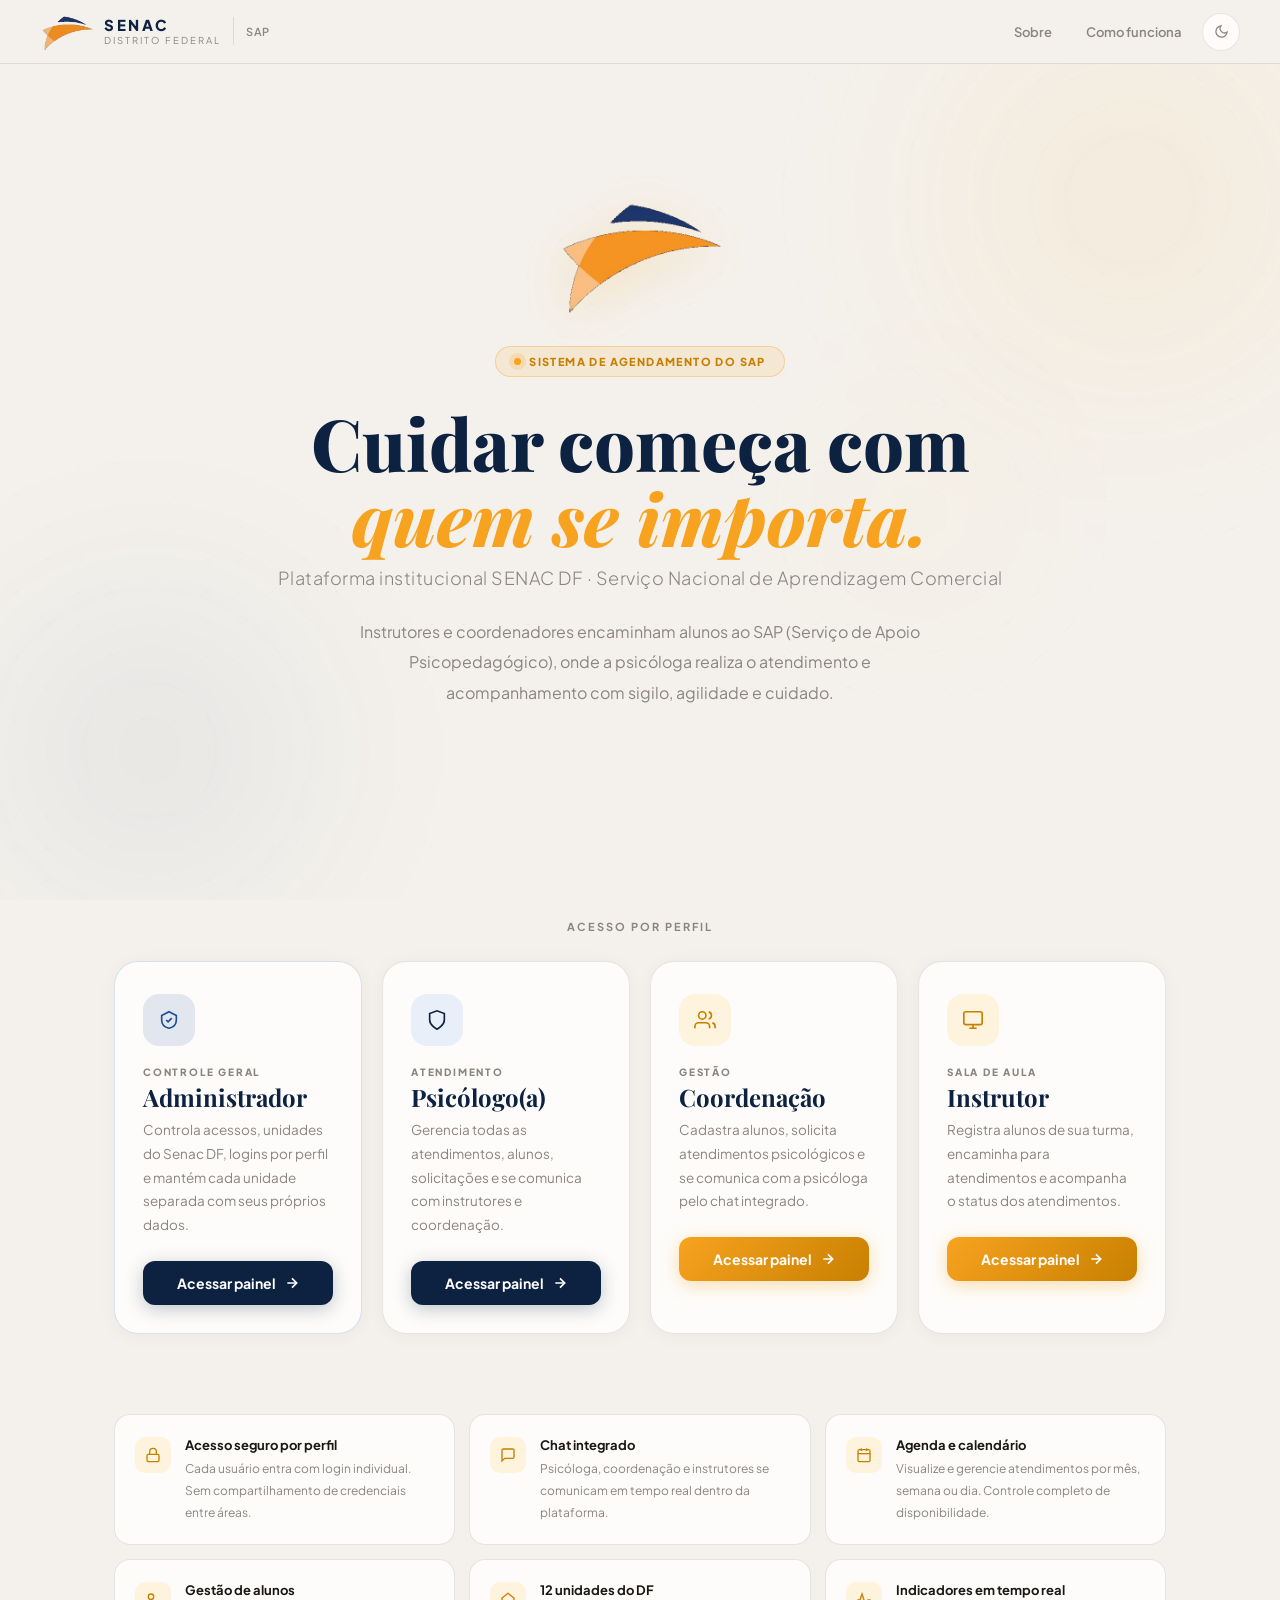
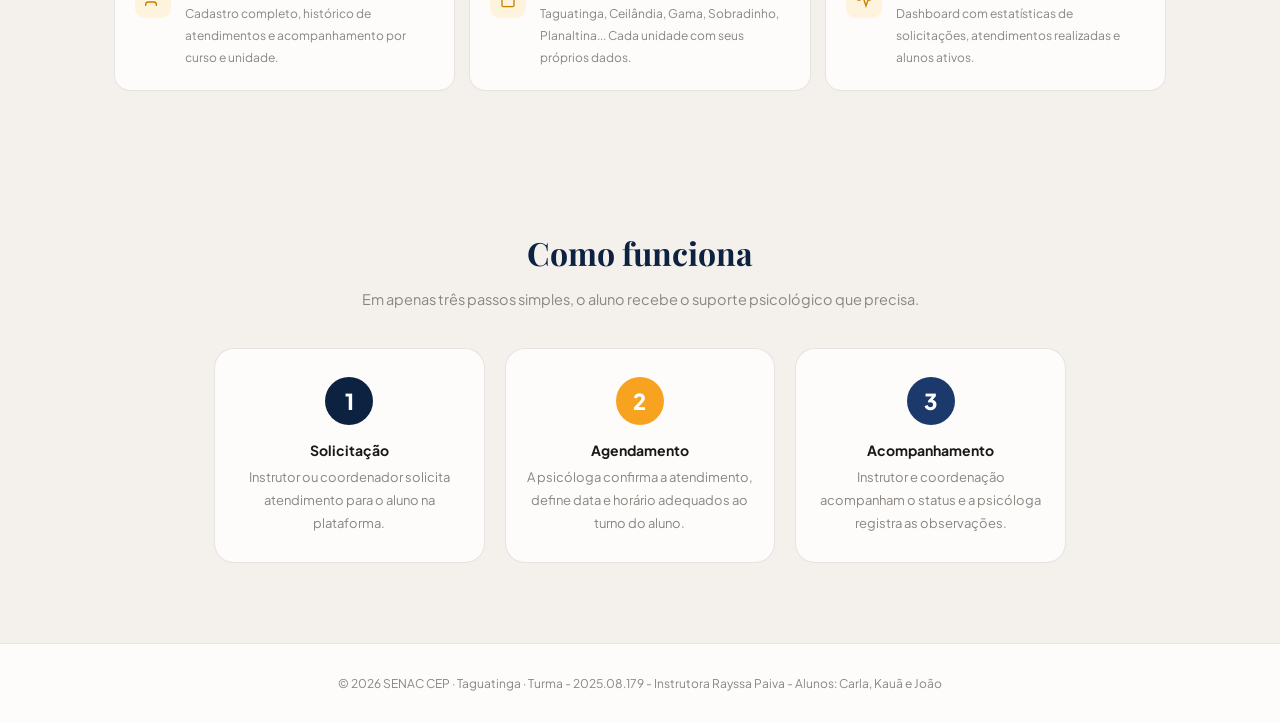
<file: pages/painel-psicologo.html>
<!DOCTYPE html>
<html lang="pt-BR">
<head>
  <meta charset="UTF-8"><meta name="viewport" content="width=device-width,initial-scale=1.0">
  <title>Painel Psicólogo(a) — SAP SENAC CEP</title>
  <link rel="stylesheet" href="../css/global.css">
  <link rel="stylesheet" href="../css/painel.css">
  <link rel="stylesheet" href="../css/painel-psicologo.css">
  
</head>
<body>
<div class="app-shell">

  <!-- SIDEBAR -->
  <aside class="sidebar sidebar-pastel" id="sidebar">
    <div class="sidebar-brand">
      <div class="sidebar-brand-top">
        <img src="../senasc.png" class="senac-logo-img" alt="SENAC" onerror="this.style.display='none'">
        <div class="sidebar-senac-text">
          <div class="sidebar-senac-name">SENAC</div>
          <div class="sidebar-senac-sub">CEP</div>
        </div>
      </div>
      <div class="sidebar-tagline">Área do Psicólogo(a)</div>
    </div>
    <nav class="sidebar-nav">
      <div class="nav-section">Menu</div>
      <div class="nav-link active" data-panel="panel-dashboard" onclick="navTo('panel-dashboard',this)">
        <span class="nav-icon"><svg viewBox="0 0 24 24" fill="none" stroke="currentColor" stroke-width="1.8"><rect x="3" y="3" width="7" height="7"/><rect x="14" y="3" width="7" height="7"/><rect x="14" y="14" width="7" height="7"/><rect x="3" y="14" width="7" height="7"/></svg></span>
        <span class="nav-label">Dashboard</span>
      </div>
      <div class="nav-link" data-panel="panel-atendimentos" onclick="navTo('panel-atendimentos',this)">
        <span class="nav-icon"><svg viewBox="0 0 24 24" fill="none" stroke="currentColor" stroke-width="1.8"><path d="M16 4h2a2 2 0 0 1 2 2v14a2 2 0 0 1-2 2H6a2 2 0 0 1-2-2V6a2 2 0 0 1 2-2h2"/><rect x="8" y="2" width="8" height="4" rx="1"/></svg></span>
        <span class="nav-label">Atendimentos</span>
        <span class="nav-badge" id="badge-agt" style="display:none">0</span>
      </div>
      <div class="nav-link" data-panel="panel-aprovacoes" onclick="navTo('panel-aprovacoes',this)" style="display:none">
        <span class="nav-icon"><svg viewBox="0 0 24 24" fill="none" stroke="currentColor" stroke-width="1.8"><polyline points="9 11 12 14 22 4"/><path d="M21 12v7a2 2 0 0 1-2 2H5a2 2 0 0 1-2-2V5a2 2 0 0 1 2-2h11"/></svg></span>
        <span class="nav-label">Aprovações</span>
        <span class="nav-badge hidden" id="badge-pend">0</span>
      </div>
      <div class="nav-link" data-panel="panel-alunos" onclick="navTo('panel-alunos',this)">
        <span class="nav-icon"><svg viewBox="0 0 24 24" fill="none" stroke="currentColor" stroke-width="1.8"><path d="M17 21v-2a4 4 0 0 0-4-4H5a4 4 0 0 0-4 4v2"/><circle cx="9" cy="7" r="4"/></svg></span>
        <span class="nav-label">Alunos</span>
      </div>
      <div class="nav-link" data-panel="panel-calendario" onclick="navTo('panel-calendario',this)">
        <span class="nav-icon"><svg viewBox="0 0 24 24" fill="none" stroke="currentColor" stroke-width="1.8"><rect x="3" y="4" width="18" height="18" rx="2"/><line x1="16" y1="2" x2="16" y2="6"/><line x1="8" y1="2" x2="8" y2="6"/><line x1="3" y1="10" x2="21" y2="10"/></svg></span>
        <span class="nav-label">Calendário</span>
      </div>
      <div class="nav-link" data-panel="panel-chat" onclick="navTo('panel-chat',this)">
        <span class="nav-icon"><svg viewBox="0 0 24 24" fill="none" stroke="currentColor" stroke-width="1.8"><path d="M21 15a2 2 0 0 1-2 2H7l-4 4V5a2 2 0 0 1 2-2h14a2 2 0 0 1 2 2z"/></svg></span>
        <span class="nav-label">Chat</span>
      </div>
    </nav>
    <div class="sidebar-footer">
      <div class="sidebar-user">
        <div class="user-avatar" id="sb-avatar">P</div>
        <div class="user-details">
          <div class="user-name" id="sb-nome">Psicóloga</div>
          <div class="user-role">Psicólogo(a)</div>
        </div>
        <button class="btn-logout" onclick="logout()" title="Sair">
          <svg viewBox="0 0 24 24" fill="none" stroke="currentColor" stroke-width="1.8"><path d="M9 21H5a2 2 0 0 1-2-2V5a2 2 0 0 1 2-2h4"/><polyline points="16 17 21 12 16 7"/><line x1="21" y1="12" x2="9" y2="12"/></svg>
        </button>
      </div>
    </div>
  </aside>

  <div class="main-wrap">
    <header class="topbar">
      <div class="topbar-left">
        <div class="topbar-page-title" id="topbar-title">Dashboard</div>
        <div class="topbar-breadcrumb" id="topbar-unidade">SAP · Psicólogo(a)</div>
      </div>
      <div class="topbar-right">
        <button class="btn-theme" onclick="sapToggleTheme()" title="Alternar tema">
          <svg class="ico-moon" viewBox="0 0 24 24"><path d="M21 12.79A9 9 0 1 1 11.21 3 7 7 0 0 0 21 12.79z"/></svg>
          <svg class="ico-sun" style="display:none" viewBox="0 0 24 24"><circle cx="12" cy="12" r="5"/><line x1="12" y1="1" x2="12" y2="3"/><line x1="12" y1="21" x2="12" y2="23"/><line x1="4.22" y1="4.22" x2="5.64" y2="5.64"/><line x1="18.36" y1="18.36" x2="19.78" y2="19.78"/><line x1="1" y1="12" x2="3" y2="12"/><line x1="21" y1="12" x2="23" y2="12"/></svg>
        </button>
      </div>
    </header>

    <div class="page-body">

      <!-- DASHBOARD -->
      <div id="panel-dashboard" class="panel-section active fade-up">
        <div class="welcome-banner">
          <div class="wb-content">
            <div class="wb-tag"><svg viewBox="0 0 24 24" fill="none" stroke="currentColor" stroke-width="2"><path d="M12 22s8-4 8-10V5l-8-3-8 3v7c0 6 8 10 8 10z"/></svg>Psicólogo(a)</div>
            <h2 class="wb-title" id="wb-nome">Olá!</h2>
            <p class="wb-sub" id="wb-unidade-sub">Gerencie todas as atendimentos e comunicações.</p>
          </div>
          <div class="wb-actions">
            <button class="btn btn-outline" onclick="setDashView('geral',this)" id="ds-btn-geral" style="border-color:rgba(255,255,255,.4);color:#fff">Geral</button>
            <button class="btn btn-orange" onclick="setDashView('mensal',this)" id="ds-btn-mensal">Este Mês</button>
          </div>
        </div>
        <div style="display:flex;align-items:center;gap:10px;margin-bottom:6px">
          <span id="ds-periodo-label" style="font-size:12px;color:var(--gray-400);font-weight:600"></span>
        </div>
        <div class="stats-grid">
          <div class="stat-card accent-wait"><div class="stat-icon-wrap bg-wait"><svg viewBox="0 0 24 24" fill="none" stroke="currentColor" stroke-width="1.8"><circle cx="12" cy="12" r="10"/><polyline points="12 6 12 12 16 14"/></svg></div><div class="stat-value" id="ds-agt">0</div><div class="stat-label">Aguardando</div></div>
          <div class="stat-card accent-ok"><div class="stat-icon-wrap bg-ok"><svg viewBox="0 0 24 24" fill="none" stroke="currentColor" stroke-width="2"><polyline points="20 6 9 17 4 12"/></svg></div><div class="stat-value" id="ds-conf">0</div><div class="stat-label">Confirmadas</div></div>
          <div class="stat-card accent-done"><div class="stat-icon-wrap bg-done"><svg viewBox="0 0 24 24" fill="none" stroke="currentColor" stroke-width="1.8"><circle cx="12" cy="12" r="10"/><polyline points="20 6 9 17 4 12"/></svg></div><div class="stat-value" id="ds-real">0</div><div class="stat-label">Realizadas</div></div>
          <div class="stat-card accent-navy"><div class="stat-icon-wrap bg-navy"><svg viewBox="0 0 24 24" fill="none" stroke="currentColor" stroke-width="1.8"><path d="M17 21v-2a4 4 0 0 0-4-4H5a4 4 0 0 0-4 4v2"/><circle cx="9" cy="7" r="4"/></svg></div><div class="stat-value" id="ds-pac">0</div><div class="stat-label">Alunos Ativos</div></div>
        </div>
        <!-- GRÁFICOS -->
        <div class="dashboard-charts-grid">
          <div class="data-table-wrap">
            <div class="data-table-head"><div class="data-table-title">Distribuição por Curso</div></div>
            <div class="chart-pizza-wrap">
              <div class="chart-pizza-visual">
                <canvas id="chart-pizza" width="300" height="300" class="chart-pizza-canvas"></canvas>
                <div id="chart-pizza-tooltip" class="chart-pizza-tooltip"></div>
              </div>
              <div class="chart-pizza-side">
                <div id="chart-pizza-summary" class="chart-pizza-summary"></div>
                <div id="chart-pizza-legend" class="chart-pizza-legend"></div>
              </div>
            </div>
          </div>
          <div class="data-table-wrap">
            <div class="data-table-head"><div class="data-table-title">Alunos por Idade</div></div>
            <div style="padding:20px"><canvas id="chart-linha" width="100%" height="240" style="width:100%;height:240px"></canvas></div>
          </div>
        </div>
        <div class="data-table-wrap" style="margin-top:20px">
          <div class="data-table-head"><div class="data-table-title" id="ds-recentes-titulo">Solicitações Recentes</div></div>
          <div id="ds-recentes"></div>
        </div>
      </div>

      <!-- ATENDIMENTOS -->
      <div id="panel-atendimentos" class="panel-section fade-up">
        <div class="data-table-wrap">
          <div class="data-table-head">
            <div class="data-table-title">Gerenciar Atendimentos</div>
            <div class="data-table-filters">
              <div class="search-box"><svg viewBox="0 0 24 24" fill="none" stroke="currentColor" stroke-width="2"><circle cx="11" cy="11" r="8"/><line x1="21" y1="21" x2="16.65" y2="16.65"/></svg><input type="text" id="busca-c" placeholder="Buscar aluno..." oninput="renderAtendimentos()"></div>
              <select class="filter-select" id="filtro-status" onchange="renderAtendimentos()">
                <option value="">Todos os status</option>
                <option value="aguardando">Aguardando</option>
                <option value="confirmada">Confirmadas</option>
                <option value="realizada">Realizadas</option>
                <option value="cancelada">Canceladas</option>
                <option value="falta">Não compareceu</option>
              </select>
            </div>
          </div>
          <table><thead><tr><th>Aluno</th><th>Motivo</th><th>Turno / Data</th><th>Solicitado por</th><th>Status</th><th>Ações</th></tr></thead>
          <tbody id="tbody-atendimentos"><tr><td colspan="6" style="text-align:center;padding:36px;color:var(--gray-400)">Carregando...</td></tr></tbody></table>
        </div>
      </div>

      <!-- ALUNOS -->
      <div id="panel-alunos" class="panel-section fade-up">
        <div class="data-table-wrap">
          <div class="data-table-head">
            <div class="data-table-title">Tabela de Alunos</div>
            <div class="data-table-filters">
              <div class="search-box"><svg viewBox="0 0 24 24" fill="none" stroke="currentColor" stroke-width="2"><circle cx="11" cy="11" r="8"/><line x1="21" y1="21" x2="16.65" y2="16.65"/></svg><input type="text" id="busca-pac" placeholder="Buscar aluno..." oninput="renderAlunos()"></div>
            </div>
          </div>
          <div class="alunos-toolbar">
            <div class="tab-group">
              <button class="tab-btn active" onclick="setTabPac('todos',this)">Todos <span id="tc-todos" class="nav-badge" style="position:static;display:inline-flex;margin-left:4px">0</span></button>
              <button class="tab-btn" onclick="setTabPac('menores',this)">Menores de 18 <span id="tc-menores" class="nav-badge" style="position:static;display:inline-flex;margin-left:4px">0</span></button>
              <button class="tab-btn" onclick="setTabPac('maiores',this)">Maiores de 18 <span id="tc-maiores" class="nav-badge" style="position:static;display:inline-flex;margin-left:4px">0</span></button>
            </div>
            <div id="curso-tabs" class="curso-tabs-inline"></div>
          </div>
          <table><thead><tr><th>Aluno</th><th>Matrícula</th><th>Curso / Turma</th><th>Idade</th><th>Nascimento</th><th>PCD</th><th>Atendimentos</th><th>Ações</th></tr></thead>
          <tbody id="tbody-alunos"><tr><td colspan="8" style="text-align:center;padding:36px;color:var(--gray-400)">Carregando...</td></tr></tbody></table>
        </div>
      </div>

      <!-- CHAT -->
      <!-- APROVAÇÕES -->
      <div id="panel-aprovacoes" class="panel-section fade-up">
        <div class="data-table-wrap">
          <div class="data-table-head">
            <div class="data-table-title">Aprovação de Cadastros</div>
          </div>
          <table>
            <thead><tr><th>Aluno</th><th>Matrícula</th><th>CPF</th><th>Curso / Turma</th><th>Idade</th><th>Contato</th><th>PCD</th><th>Atendimentos</th><th>Ações</th></tr></thead>
            <tbody id="tbody-aprovacoes"><tr><td colspan="7" style="text-align:center;padding:36px;color:var(--gray-400)">Carregando...</td></tr></tbody>
          </table>
        </div>
      </div>


      <!-- CALENDÁRIO -->
      <div id="panel-calendario" class="panel-section fade-up">
        <div class="data-table-wrap">
          <div class="data-table-head">
            <div class="data-table-title">Calendário de Atendimentos</div>
            <div style="display:flex;gap:10px;align-items:center">
              <div class="tab-group" style="border:none;padding:0">
                <button class="tab-btn active" onclick="setCalView('mes',this)" id="cal-btn-mes">Mês</button>
                <button class="tab-btn" onclick="setCalView('semana',this)" id="cal-btn-semana">Semana</button>
                <button class="tab-btn" onclick="setCalView('dia',this)" id="cal-btn-dia">Dia</button>
              </div>
              <button class="btn btn-outline btn-sm" onclick="calNavPrev()">‹</button>
              <span id="cal-titulo" style="font-weight:700;font-size:14px;min-width:160px;text-align:center"></span>
              <button class="btn btn-outline btn-sm" onclick="calNavNext()">›</button>
              <button class="btn btn-outline btn-sm" onclick="calHoje()">Hoje</button>
              <button class="btn btn-orange btn-sm" onclick="abrirModalAgendar(null)" style="margin-left:6px">
                <svg viewBox="0 0 24 24" fill="none" stroke="currentColor" stroke-width="2.5" style="width:14px;height:14px"><line x1="12" y1="5" x2="12" y2="19"/><line x1="5" y1="12" x2="19" y2="12"/></svg>
                Novo Agendamento
              </button>
            </div>
          </div>
          <div id="cal-container" style="padding:20px"></div>
        </div>
      </div>

      <div id="panel-chat" class="panel-section fade-up">
        <div class="chat-wrap">
          <div class="chat-tabs" id="chat-tabs"></div>
          <div class="chat-body" id="chat-body">
            <div class="chat-empty-msg">Selecione uma conversa acima.</div>
          </div>
          <div class="chat-input-row">
            <textarea class="chat-textarea" id="chat-txt" rows="1" placeholder="Digite sua mensagem..."></textarea>
            <button class="chat-send-btn" id="chat-send-btn" onclick="enviarMsgPsi()">
              <svg viewBox="0 0 24 24"><line x1="22" y1="2" x2="11" y2="13"/><polygon points="22 2 15 22 11 13 2 9 22 2"/></svg>
            </button>
          </div>
        </div>
      </div>

    </div>
  </div>
</div>

<!-- MODAL ATENDIMENTO -->
<div class="modal-overlay" id="modal-cons">
  <div class="modal-box" style="max-width:540px">
    <div style="display:flex;align-items:center;justify-content:space-between;margin-bottom:20px">
      <h3 style="font-family:var(--font-display);font-size:20px;font-weight:700;color:var(--senac-navy)" id="mc-title">Atendimento</h3>
      <button onclick="closeModal('modal-cons')" style="background:none;border:none;cursor:pointer;color:var(--gray-400)"><svg width="18" height="18" viewBox="0 0 24 24" fill="none" stroke="currentColor" stroke-width="2"><line x1="18" y1="6" x2="6" y2="18"/><line x1="6" y1="6" x2="18" y2="18"/></svg></button>
    </div>
    <div id="mc-body"></div>
    <div style="margin-top:16px"><label class="form-label">Observação da Psicóloga</label><textarea class="form-control" id="mc-obs" rows="2" placeholder="Anotações..." style="resize:vertical"></textarea></div>
    <div style="margin-top:14px"><label class="form-label">Atualizar Status</label><div class="status-btn-group" id="mc-status-btns"></div></div>
    <div style="display:flex;gap:10px;margin-top:20px">
      <button class="btn btn-outline" onclick="closeModal('modal-cons')" style="flex:1">Fechar</button>
      <button class="btn btn-orange" onclick="salvarAtendimento()" style="flex:2">
        <svg viewBox="0 0 24 24" fill="none" stroke="currentColor" stroke-width="2"><path d="M19 21H5a2 2 0 0 1-2-2V5a2 2 0 0 1 2-2h11l5 5v11a2 2 0 0 1-2 2z"/><polyline points="17 21 17 13 7 13 7 21"/></svg>
        Salvar
      </button>
    </div>
  </div>
</div>

<!-- MODAL HISTORICO -->
<div class="modal-overlay" id="modal-hist">
  <div class="modal-box" style="max-width:500px">
    <div style="display:flex;align-items:center;justify-content:space-between;margin-bottom:20px">
      <h3 style="font-family:var(--font-display);font-size:20px;font-weight:700;color:var(--senac-navy)" id="mh-title">Histórico</h3>
      <button onclick="closeModal('modal-hist')" style="background:none;border:none;cursor:pointer;color:var(--gray-400)"><svg width="18" height="18" viewBox="0 0 24 24" fill="none" stroke="currentColor" stroke-width="2"><line x1="18" y1="6" x2="6" y2="18"/><line x1="6" y1="6" x2="18" y2="18"/></svg></button>
    </div>
    <div id="mh-body"></div>
  </div>
</div>

<!-- MODAL NOVO AGENDAMENTO -->
<div class="modal-overlay" id="modal-agendar">
  <div class="modal-box" style="max-width:520px">
    <div style="display:flex;align-items:center;justify-content:space-between;margin-bottom:20px">
      <h3 style="font-family:var(--font-display);font-size:20px;font-weight:700;color:var(--senac-navy)">Novo Agendamento</h3>
      <button onclick="closeModal('modal-agendar')" style="background:none;border:none;cursor:pointer;color:var(--gray-400)"><svg width="18" height="18" viewBox="0 0 24 24" fill="none" stroke="currentColor" stroke-width="2"><line x1="18" y1="6" x2="6" y2="18"/><line x1="6" y1="6" x2="18" y2="18"/></svg></button>
    </div>
    <div id="mag-aluno-info" style="display:none;background:var(--gray-50);border-radius:var(--r-sm);padding:12px 14px;margin-bottom:14px">
      <div style="font-size:13px;font-weight:700;color:var(--senac-navy)" id="mag-aluno-nome"></div>
      <div style="font-size:12px;color:var(--gray-500)" id="mag-aluno-detalhe"></div>
    </div>
    <div style="margin-bottom:14px" id="mag-select-wrap">
      <label class="form-label">Selecionar Aluno</label>
      <select class="form-control" id="mag-aluno-sel" onchange="magSelecionarAluno()">
        <option value="">Selecione o aluno...</option>
      </select>
    </div>
    <div style="margin-bottom:14px">
      <label class="form-label">Tipo de Atendimento</label>
      <select class="form-control" id="mag-tipo" onchange="magAtualizarTipo()">
        <option value="">Selecione o tipo...</option>
        <option value="dentro">Dentro do horário do curso</option>
        <option value="fora">Fora do horário do curso</option>
        <option value="remoto">Atendimento Remoto</option>
      </select>
      <div id="mag-tipo-info" style="display:none;margin-top:8px;border-radius:var(--r-sm);padding:9px 13px;font-size:12.5px"></div>
    </div>
    <div style="display:grid;grid-template-columns:1fr 1fr 1fr;gap:16px;margin-bottom:18px">
      <div>
        <label class="form-label">Data da Sessão</label>
        <input type="date" class="form-control" id="mag-data">
      </div>
      <div>
        <label class="form-label">Turno</label>
        <select class="form-control" id="mag-turno">
          <option value="">Selecione...</option>
          <option value="manhã">Manhã</option>
          <option value="tarde">Tarde</option>
          <option value="noite">Noite</option>
        </select>
      </div>
      <div>
        <label class="form-label">Horário</label>
        <input type="time" class="form-control" id="mag-hora">
      </div>
    </div>
    <div style="margin-bottom:14px">
      <label class="form-label">Motivo / Observação</label>
      <textarea class="form-control" id="mag-motivo" rows="3" placeholder="Descreva o motivo do atendimento..." style="resize:vertical"></textarea>
    </div>
    <div style="display:flex;gap:10px;margin-top:20px">
      <button class="btn btn-outline" onclick="closeModal('modal-agendar')" style="flex:1">Cancelar</button>
      <button class="btn btn-orange" onclick="confirmarNovoAgendamento()" style="flex:2">
        <svg viewBox="0 0 24 24" fill="none" stroke="currentColor" stroke-width="2"><rect x="3" y="4" width="18" height="18" rx="2"/><line x1="16" y1="2" x2="16" y2="6"/><line x1="8" y1="2" x2="8" y2="6"/><line x1="3" y1="10" x2="21" y2="10"/></svg>
        Agendar Sessão
      </button>
    </div>
  </div>
</div>

<div id="toast-container"></div>
<script src="../js/app.js"></script>
<script src="../js/theme-chat.js"></script>
<script src="../js/painel-psicologo.js"></script>
</body>
</html>
</file>
<file: css/index.css>
*,*::before,*::after{box-sizing:border-box;margin:0;padding:0}
    :root{
      --orange:#F7A320;--orange-d:#C87F00;--orange-light:#FEF3DC;
      --navy:#0D2240;--navy-mid:#1B3A6B;--navy-light:#E8EFF8;
      --bg:#F4F1EC;--surface:#FDFCFA;--ink:#1A1714;--ink-mid:#4A4540;--ink-soft:#8A8580;
      --border:rgba(26,23,20,.1);
      --font:'Plus Jakarta Sans',system-ui,sans-serif;--serif:'Playfair Display',Georgia,serif
    }
    [data-theme="dark"]{
      --bg:#0E0C09;--surface:#1A1814;--ink:#EDE8E0;--ink-mid:#ABA69E;--ink-soft:#6E6A62;
      --border:rgba(237,232,224,.1);--navy-light:rgba(27,58,107,.3);--orange-light:rgba(247,163,32,.12)
    }
    html,body{height:100%}
    body{font-family:var(--font);background:var(--bg);color:var(--ink);-webkit-font-smoothing:antialiased;transition:background .3s,color .3s;overflow-x:hidden}

    /* ── TOPNAV ── */
    .topnav{position:fixed;top:0;left:0;right:0;z-index:100;padding:0 40px;height:64px;display:flex;align-items:center;justify-content:space-between;background:rgba(244,241,236,.88);backdrop-filter:blur(18px);border-bottom:1px solid var(--border);transition:background .3s}
    [data-theme="dark"] .topnav{background:rgba(14,12,9,.88)}
    .topnav-brand{display:flex;align-items:center;gap:12px}
    .topnav-logo{display:flex;align-items:center;gap:10px}
    .topnav-senac-svg{width:54px;height:auto;display:block;object-fit:contain;mix-blend-mode:multiply}
    .topnav-name{font-size:15px;font-weight:800;color:var(--navy);letter-spacing:2.5px;text-transform:uppercase;line-height:1}
    [data-theme="dark"] .topnav-name{color:#FAC464}
    .topnav-sub{font-size:9.5px;color:var(--ink-soft);letter-spacing:2px;text-transform:uppercase;margin-top:2px}
    .topnav-divider{width:1px;height:28px;background:var(--border)}
    .topnav-links{display:flex;align-items:center;gap:6px}
    .topnav-link{font-size:13px;font-weight:600;color:var(--ink-soft);padding:8px 14px;border-radius:8px;cursor:pointer;transition:all .2s;text-decoration:none;border:none;background:none;font-family:var(--font)}
    .topnav-link:hover{color:var(--ink);background:rgba(26,23,20,.06)}
    .btn-theme{width:38px;height:38px;border-radius:50%;background:var(--surface);border:1px solid var(--border);cursor:pointer;display:flex;align-items:center;justify-content:center;color:var(--ink-soft);transition:all .2s}
    .btn-theme svg{width:15px;height:15px;stroke:currentColor;fill:none;stroke-width:2}
    .btn-theme:hover{color:var(--orange)}

    /* ── HERO ── */
    .hero{min-height:100vh;display:flex;flex-direction:column;align-items:center;justify-content:center;padding:100px 24px 60px;position:relative;overflow:hidden}
    .hero-bg{position:absolute;inset:0;pointer-events:none;z-index:0}
    .hero-blob{position:absolute;border-radius:50%;filter:blur(80px);opacity:.55}
    .hero-blob-1{width:600px;height:600px;background:radial-gradient(circle,rgba(247,163,32,.18),transparent 70%);top:-100px;right:-150px}
    .hero-blob-2{width:500px;height:500px;background:radial-gradient(circle,rgba(27,58,107,.14),transparent 70%);bottom:-100px;left:-100px}
    .hero-blob-3{width:300px;height:300px;background:radial-gradient(circle,rgba(247,163,32,.1),transparent 70%);top:40%;left:60%}
    [data-theme="dark"] .hero-blob-1{opacity:.35}
    [data-theme="dark"] .hero-blob-2{opacity:.25}

    /* subtle dot grid */
    .hero-grid{position:absolute;inset:0;background-image:radial-gradient(rgba(26,23,20,.1) 1px,transparent 1px);background-size:32px 32px;opacity:.35}
    [data-theme="dark"] .hero-grid{background-image:radial-gradient(rgba(237,232,224,.08) 1px,transparent 1px);opacity:.6}

    .hero-inner{position:relative;z-index:1;display:flex;flex-direction:column;align-items:center;text-align:center;max-width:780px}

    .hero-badge{display:inline-flex;align-items:center;gap:8px;padding:8px 18px;border-radius:999px;background:rgba(247,163,32,.12);border:1px solid rgba(247,163,32,.35);font-size:11px;font-weight:800;letter-spacing:1.4px;text-transform:uppercase;color:var(--orange-d);margin-bottom:28px;animation:fadeUp .6s ease both}
    [data-theme="dark"] .hero-badge{color:#FAC464;background:rgba(247,163,32,.14);border-color:rgba(247,163,32,.3)}
    .hero-badge-dot{width:7px;height:7px;border-radius:50%;background:var(--orange);box-shadow:0 0 0 5px rgba(247,163,32,.18);animation:pulse 2.5s infinite}
    @keyframes pulse{0%,100%{box-shadow:0 0 0 5px rgba(247,163,32,.18)}50%{box-shadow:0 0 0 8px rgba(247,163,32,.08)}}

    .hero-logo-wrap{margin-bottom:24px;animation:fadeUp .65s .05s ease both}
    .hero-logo-svg{width:170px;max-width:52vw;height:auto;display:block;object-fit:contain;filter:drop-shadow(0 10px 26px rgba(247,163,32,.22));mix-blend-mode:screen}

    .hero-title{font-family:var(--serif);font-size:clamp(46px,6vw,72px);font-weight:800;color:var(--navy);line-height:1.05;margin-bottom:10px;animation:fadeUp .7s .1s ease both}
    [data-theme="dark"] .hero-title{color:#EDE8E0}
    .hero-title em{color:var(--orange);font-style:italic;display:block}
    .hero-title-line2{font-family:var(--font);font-size:clamp(14px,2vw,18px);font-weight:300;color:var(--ink-soft);letter-spacing:.5px;margin-bottom:28px;animation:fadeUp .7s .18s ease both}

    .hero-desc{font-size:16px;color:var(--ink-soft);line-height:1.9;max-width:560px;margin-bottom:48px;animation:fadeUp .7s .24s ease both}

    @keyframes fadeUp{from{opacity:0;transform:translateY(22px)}to{opacity:1;transform:translateY(0)}}

    /* ── CARDS ── */
    .cards-section{padding:20px 24px 80px;max-width:1100px;margin:0 auto;animation:fadeUp .7s .3s ease both;position:relative;z-index:1}
    .cards-label{text-align:center;font-size:11px;font-weight:700;letter-spacing:2px;text-transform:uppercase;color:var(--ink-soft);margin-bottom:28px}
    .cards-grid{display:grid;grid-template-columns:repeat(4,1fr);gap:20px}
    @media(max-width:1100px){.cards-grid{grid-template-columns:repeat(2,1fr)}}
    @media(max-width:780px){.cards-grid{grid-template-columns:1fr}}

    .role-card{background:var(--surface);border:1px solid var(--border);border-radius:24px;padding:32px 28px 28px;cursor:pointer;transition:all .25s;position:relative;overflow:hidden;box-shadow:0 2px 20px rgba(26,23,20,.04)}
    .role-card::before{content:'';position:absolute;top:0;left:0;right:0;height:3px;border-radius:24px 24px 0 0;background:var(--card-accent,var(--orange));transform:scaleX(0);transform-origin:left;transition:transform .3s}
    .role-card:hover{transform:translateY(-5px);box-shadow:0 16px 48px rgba(26,23,20,.1);border-color:rgba(247,163,32,.35)}
    .role-card:hover::before{transform:scaleX(1)}
    [data-theme="dark"] .role-card{background:#1A1814;border-color:rgba(237,232,224,.1);box-shadow:0 2px 20px rgba(0,0,0,.2)}
    [data-theme="dark"] .role-card:hover{box-shadow:0 16px 48px rgba(0,0,0,.35);border-color:rgba(247,163,32,.3)}

    .card-admin{--card-accent:linear-gradient(90deg,#2d7ff9,#1B4E9B)}
    .card-psico{--card-accent:linear-gradient(90deg,var(--navy),var(--navy-mid))}
    .card-coord{--card-accent:linear-gradient(90deg,var(--orange),var(--orange-d))}

    .card-icon-wrap{width:52px;height:52px;border-radius:16px;display:flex;align-items:center;justify-content:center;margin-bottom:20px}
    .card-icon-wrap svg{width:22px;height:22px;stroke:currentColor;fill:none;stroke-width:1.8}
    .icon-admin{background:#EAF3FF;color:#1B4E9B}
    .icon-psico{background:var(--navy-light);color:var(--navy)}
    .icon-coord{background:var(--orange-light);color:var(--orange-d)}
    .icon-inst{background:var(--orange-light);color:var(--orange-d)}
    [data-theme="dark"] .icon-admin{background:rgba(45,127,249,.15);color:#7ab8e0}
    [data-theme="dark"] .icon-psico{background:rgba(27,58,107,.3);color:#A0B8E0}
    [data-theme="dark"] .icon-coord,[data-theme="dark"] .icon-inst{background:rgba(247,163,32,.15);color:#FAC464}

    .card-kicker{font-size:10px;font-weight:800;letter-spacing:1.8px;text-transform:uppercase;color:var(--ink-soft);margin-bottom:6px}
    .card-name{font-family:var(--serif);font-size:24px;font-weight:700;color:var(--navy);margin-bottom:8px;line-height:1.1}
    [data-theme="dark"] .card-name{color:#EDE8E0}
    .card-desc{font-size:13.5px;color:var(--ink-soft);line-height:1.75;margin-bottom:24px}

    .card-btn{width:100%;padding:13px 20px;border-radius:12px;font-family:var(--font);font-size:14px;font-weight:700;cursor:pointer;display:flex;align-items:center;justify-content:center;gap:8px;transition:all .22s;border:none}
    .card-btn svg{width:16px;height:16px;stroke:currentColor;fill:none;stroke-width:2.5;transition:transform .2s}
    .card-btn:hover svg{transform:translateX(3px)}
    .btn-navy{background:var(--navy);color:#fff;box-shadow:0 4px 18px rgba(13,34,64,.25)}
    .btn-navy:hover{background:var(--navy-mid);box-shadow:0 8px 28px rgba(13,34,64,.38)}
    .btn-orange{background:linear-gradient(135deg,var(--orange),var(--orange-d));color:#fff;box-shadow:0 4px 18px rgba(247,163,32,.35)}
    .btn-orange:hover{transform:translateY(-2px);box-shadow:0 8px 28px rgba(247,163,32,.5)}
    .btn-blue{background:linear-gradient(135deg,#2d7ff9,#1B4E9B);color:#fff;box-shadow:0 4px 18px rgba(29,78,155,.28)}
    .btn-blue:hover{transform:translateY(-2px);box-shadow:0 8px 28px rgba(29,78,155,.4)}

    /* ── FEATURES strip ── */
    .features{padding:0 24px 80px;max-width:1100px;margin:0 auto}
    .features-grid{display:grid;grid-template-columns:repeat(3,1fr);gap:14px}
    @media(max-width:780px){.features-grid{grid-template-columns:1fr}}
    .feat-item{background:var(--surface);border:1px solid var(--border);border-radius:16px;padding:22px 20px;display:flex;align-items:flex-start;gap:14px}
    [data-theme="dark"] .feat-item{background:#1A1814;border-color:rgba(237,232,224,.08)}
    .feat-icon{width:36px;height:36px;border-radius:10px;background:var(--orange-light);display:flex;align-items:center;justify-content:center;flex-shrink:0}
    .feat-icon svg{width:16px;height:16px;stroke:var(--orange-d);fill:none;stroke-width:2}
    [data-theme="dark"] .feat-icon{background:rgba(247,163,32,.12)}
    [data-theme="dark"] .feat-icon svg{stroke:#FAC464}
    .feat-txt strong{display:block;font-size:13px;font-weight:700;color:var(--ink);margin-bottom:3px}
    .feat-txt span{font-size:12px;color:var(--ink-soft);line-height:1.6}

    /* ── FOOTER ── */
    .foot{text-align:center;padding:32px 24px;font-size:12px;color:var(--ink-soft);border-top:1px solid var(--border);background:var(--surface)}
    [data-theme="dark"] .foot{background:#1A1814}

    /* ── ABOUT / HOW sections (simple anchors) ── */
    .section{padding:60px 24px;max-width:900px;margin:0 auto}
    .section-title{font-family:var(--serif);font-size:32px;font-weight:700;color:var(--navy);margin-bottom:12px;text-align:center}
    [data-theme="dark"] .section-title{color:#EDE8E0}
    .section-sub{font-size:14.5px;color:var(--ink-soft);line-height:1.8;text-align:center;max-width:620px;margin:0 auto 36px}

    /* ── STATS strip inside hero ── */
    .stats-strip{display:flex;gap:32px;justify-content:center;flex-wrap:wrap;margin-bottom:48px;animation:fadeUp .7s .28s ease both}
    .stat-item{text-align:center}
    .stat-num,.step-num{font-family:var(--font);font-size:36px;font-weight:800;color:var(--navy);line-height:1}
    [data-theme="dark"] .stat-num,[data-theme="dark"] .step-num{color:#FAC464}
    .card-admin{border-color:rgba(27,78,155,.16)}
    .icon-admin{background:rgba(27,78,155,.12);color:#1B4E9B}
    .stat-lbl{font-size:11px;color:var(--ink-soft);margin-top:4px;font-weight:600;letter-spacing:.5px}
    .stat-sep{width:1px;height:48px;background:var(--border);align-self:center}

    /* Dark mode refinado */
    [data-theme="dark"]{
      color-scheme:dark;
      --orange:#ffb547;--orange-d:#f6a21a;--orange-light:rgba(255,181,71,.14);
      --navy:#9fc0f3;--navy-mid:#6d98d7;--navy-light:rgba(119,151,207,.16);
      --bg:#0d1320;--surface:#171e2f;--ink:#f5f7fb;--ink-mid:#cbd3e4;--ink-soft:#8d9ab4;
      --border:rgba(142,154,180,.22)
    }
    [data-theme="dark"] body{
      background:
        radial-gradient(circle at 78% -8%,rgba(255,181,71,.12),transparent 32rem),
        radial-gradient(circle at 8% 28%,rgba(74,127,181,.12),transparent 30rem),
        linear-gradient(180deg,#0d1320 0%,#101827 52%,#0d1320 100%);
    }
    [data-theme="dark"] .topnav{
      background:rgba(13,19,32,.88);
      border-bottom-color:rgba(142,154,180,.18);
      box-shadow:0 10px 30px rgba(0,0,0,.22);
    }
    [data-theme="dark"] .topnav-senac-svg{mix-blend-mode:screen;filter:drop-shadow(0 2px 10px rgba(255,181,71,.25))}
    [data-theme="dark"] .topnav-name{color:#ffd28a}
    [data-theme="dark"] .topnav-link:hover{background:rgba(255,255,255,.07)}
    [data-theme="dark"] .btn-theme{
      background:rgba(23,30,47,.88);
      border-color:rgba(142,154,180,.24);
      color:var(--ink-mid);
    }
    [data-theme="dark"] .btn-theme:hover{background:rgba(255,181,71,.12);color:var(--orange)}

    [data-theme="dark"] .hero-grid{
      background-image:radial-gradient(rgba(245,247,251,.08) 1px,transparent 1px);
      opacity:.5;
    }
    [data-theme="dark"] .hero-logo-svg{filter:drop-shadow(0 12px 34px rgba(255,181,71,.22));mix-blend-mode:screen}
    [data-theme="dark"] .hero-title,
    [data-theme="dark"] .card-name,
    [data-theme="dark"] .section-title,
    [data-theme="dark"] .feat-txt strong{color:var(--ink)}
    [data-theme="dark"] .hero-title em{color:var(--orange)}
    [data-theme="dark"] .hero-badge{
      background:rgba(255,181,71,.12);
      border-color:rgba(255,181,71,.28);
      color:#ffd28a;
      box-shadow:0 10px 30px rgba(0,0,0,.18);
    }

    [data-theme="dark"] .role-card,
    [data-theme="dark"] .feat-item,
    [data-theme="dark"] .foot,
    [data-theme="dark"] #modal-perfil > div{
      background:linear-gradient(180deg,rgba(31,39,58,.98),rgba(23,30,47,.98)) !important;
      border-color:rgba(142,154,180,.22) !important;
      box-shadow:0 18px 48px rgba(0,0,0,.25);
    }
    [data-theme="dark"] .role-card:hover{
      border-color:rgba(255,181,71,.38);
      box-shadow:0 22px 58px rgba(0,0,0,.36);
    }
    [data-theme="dark"] .card-kicker,
    [data-theme="dark"] .card-desc,
    [data-theme="dark"] .feat-txt span,
    [data-theme="dark"] .section-sub,
    [data-theme="dark"] .cards-label,
    [data-theme="dark"] .hero-desc,
    [data-theme="dark"] .hero-title-line2{color:var(--ink-soft)}
    [data-theme="dark"] .icon-admin,
    [data-theme="dark"] .icon-psico,
    [data-theme="dark"] .icon-coord,
    [data-theme="dark"] .icon-inst,
    [data-theme="dark"] .feat-icon{
      background:rgba(255,255,255,.07);
      border:1px solid rgba(255,255,255,.08);
    }

    [data-theme="dark"] #modal-title{color:#ffd28a !important}
    [data-theme="dark"] #modal-body input,
    [data-theme="dark"] #modal-body select{
      background:#101827 !important;
      border-color:rgba(142,154,180,.28) !important;
      color:var(--ink) !important;
    }
    [data-theme="dark"] #modal-body input::placeholder{color:#69758f}
    [data-theme="dark"] #modal-body label{color:var(--ink-mid) !important}
    [data-theme="dark"] #modal-body code{
      background:rgba(255,181,71,.12);
      color:#ffd28a;
      padding:1px 5px;
      border-radius:5px;
    }
    [data-theme="dark"] #login-err{
      background:rgba(255,127,120,.13) !important;
      border-color:rgba(255,127,120,.34) !important;
      color:#ffaaa5 !important;
    }
</file>
<file: css/global.css>
/* ============================================================
   SAP — SENAC CEP | global.css
   Fonte: Outfit + Source Serif 4
   ============================================================ */
@import url('https://fonts.googleapis.com/css2?family=DM+Sans:ital,wght@0,300;0,400;0,500;0,600;0,700;1,400&family=Lora:ital,wght@0,400;0,600;0,700;1,400;1,600&display=swap');

:root {
  --senac-orange:      #F7A300;
  --senac-orange-d:    #c47f00;
  --senac-orange-soft: #fff6e0;
  --senac-orange-mid:  #ffd77a;
  --senac-navy:        #1B2A4A;
  --senac-navy-mid:    #2d4270;
  --senac-navy-soft:   #e8ecf5;
  --senac-navy-light:  #c0ccdf;
  --green:             #4a9e7f;
  --green-d:           #2f7a5e;
  --green-soft:        #e6f5ef;
  --green-mid:         #9ed3c0;
  --blue-calm:         #4a7fa5;
  --blue-soft:         #e5f0f8;
  --white:             #ffffff;
  --off-white:         #faf9f7;
  --cream:             #f5f2ec;
  --gray-50:           #f8f7f5;
  --gray-100:          #eeece9;
  --gray-200:          #dedad5;
  --gray-300:          #c2bfb9;
  --gray-400:          #9a9590;
  --gray-500:          #726d68;
  --gray-600:          #4c4842;
  --gray-700:          #302d28;
  --ink:               #1a1714;
  --s-wait:#e8960a; --s-wait-bg:#fff7e0; --s-wait-bd:#f5cc70;
  --s-ok:#2980b9;   --s-ok-bg:#e8f4fc;   --s-ok-bd:#85c1e9;
  --s-done:#1e8449; --s-done-bg:#e8f8ef;  --s-done-bd:#82e0aa;
  --s-cancel:#c0392b;--s-cancel-bg:#fde8e8;--s-cancel-bd:#f1948a;
  --s-miss:#1a6fad; --s-miss-bg:#e8f3fb;  --s-miss-bd:#7ab8e0;
  --r-xs:5px; --r-sm:9px; --r-md:14px; --r-lg:20px; --r-xl:28px; --r-pill:999px;
  --sh-xs:0 1px 3px rgba(0,0,0,.05);
  --sh-sm:0 2px 10px rgba(0,0,0,.08);
  --sh-md:0 4px 22px rgba(0,0,0,.10);
  --sh-lg:0 8px 40px rgba(0,0,0,.13);
  --sh-xl:0 16px 64px rgba(0,0,0,.16);
  --font-body:    'DM Sans', system-ui, sans-serif;
  --font-display: 'Lora', Georgia, serif;
  --sidebar-w:    268px;
}

*,*::before,*::after{box-sizing:border-box;margin:0;padding:0;}
html{scroll-behavior:smooth;}
body{font-family:var(--font-body);font-size:14.5px;line-height:1.65;color:var(--ink);background:var(--off-white);-webkit-font-smoothing:antialiased;}
a{color:inherit;text-decoration:none;}
button{font-family:var(--font-body);cursor:pointer;}
input,select,textarea{font-family:var(--font-body);}
img{max-width:100%;display:block;}

/* ── SENAC Logo ── */
.senac-logo-img{width:46px;height:auto;object-fit:contain;display:block;}
.senac-logo-img.lg{width:58px;}
.senac-logo-img.sm{width:36px;}
.senac-logo-img.xs{width:28px;}
/* Logo na sidebar: PNG transparente com sombra laranja */
.sidebar .senac-logo-img{
  height:42px;width:auto;
  mix-blend-mode:screen;
  filter:drop-shadow(0 2px 10px rgba(247,163,0,.4));
}

/* Sidebar pastel (coordenação/instrutor) — fundo claro, precisa de tratamento diferente */
.sidebar-pastel .senac-logo-img{
  mix-blend-mode:multiply;
  filter:none;
}

/* ── Layout ── */
.app-shell{display:flex;min-height:100vh;}

/* ── Sidebar ── */
.sidebar{
  width:var(--sidebar-w);min-height:100vh;
  background:linear-gradient(175deg,#0d1728 0%,var(--senac-navy) 45%,#213460 80%,#1b2d52 100%);
  display:flex;flex-direction:column;
  position:fixed;top:0;left:0;bottom:0;z-index:200;
  box-shadow:4px 0 28px rgba(0,0,20,.22);
  transition:transform .3s cubic-bezier(.4,0,.2,1);
}
.sidebar::before{
  content:'';position:absolute;inset:0;pointer-events:none;
  background:radial-gradient(ellipse 80% 35% at 50% 0%,rgba(247,163,0,.10) 0%,transparent 60%),
             radial-gradient(ellipse 60% 50% at 0% 100%,rgba(74,158,127,.08) 0%,transparent 60%);
}
.sidebar-brand{padding:26px 22px 20px;border-bottom:1px solid rgba(255,255,255,.07);position:relative;}
.sidebar-brand::after{content:'';position:absolute;bottom:0;left:22px;right:22px;height:1px;background:linear-gradient(to right,rgba(247,163,0,.4),transparent);}
.sidebar-brand-top{display:flex;align-items:center;gap:13px;margin-bottom:12px;}
.sidebar-senac-text{flex:1;}
.sidebar-senac-name{font-family:var(--font-body);font-size:17px;font-weight:800;color:var(--white);letter-spacing:3.5px;text-transform:uppercase;line-height:1;}
.sidebar-senac-sub{font-size:10px;color:rgba(255,255,255,.38);letter-spacing:1.5px;text-transform:uppercase;margin-top:3px;}
.sidebar-tagline{font-family:var(--font-display);font-size:12.5px;font-style:italic;color:rgba(255,255,255,.45);line-height:1.4;}
.sidebar-nav{flex:1;padding:18px 0;overflow-y:auto;scrollbar-width:none;}
.sidebar-nav::-webkit-scrollbar{display:none;}
.nav-section{font-size:9.5px;font-weight:700;letter-spacing:2.5px;text-transform:uppercase;color:rgba(255,255,255,.25);padding:16px 26px 5px;}
.nav-link{display:flex;align-items:center;gap:11px;padding:12px 26px;color:rgba(255,255,255,.58);font-size:13.5px;font-weight:500;border-left:3px solid transparent;transition:all .2s;cursor:pointer;user-select:none;}
.nav-link:hover{color:var(--white);background:rgba(255,255,255,.06);}
.nav-link.active{color:var(--white);background:rgba(247,163,0,.10);border-left-color:var(--senac-orange);font-weight:600;}
.nav-icon{width:20px;height:20px;display:flex;align-items:center;justify-content:center;flex-shrink:0;opacity:.65;transition:opacity .2s;}
.nav-link.active .nav-icon,.nav-link:hover .nav-icon{opacity:1;}
.nav-icon svg{width:18px;height:18px;stroke:currentColor;fill:none;stroke-width:1.8;}
.nav-label{flex:1;}
.nav-badge{background:var(--senac-orange);color:var(--senac-navy);font-size:10px;font-weight:800;padding:2px 7px;border-radius:var(--r-pill);min-width:20px;text-align:center;}
.sidebar-footer{padding:14px 18px;border-top:1px solid rgba(255,255,255,.07);}
.sidebar-user{display:flex;align-items:center;gap:10px;padding:9px 8px;border-radius:var(--r-sm);transition:background .2s;}
.sidebar-user:hover{background:rgba(255,255,255,.06);}
.user-avatar{width:36px;height:36px;border-radius:50%;background:linear-gradient(135deg,var(--senac-orange),#c47f00);display:flex;align-items:center;justify-content:center;font-size:14px;font-weight:800;color:var(--white);flex-shrink:0;box-shadow:0 2px 8px rgba(247,163,0,.3);}
.user-details{flex:1;min-width:0;}
.user-name{font-size:13px;font-weight:600;color:var(--white);white-space:nowrap;overflow:hidden;text-overflow:ellipsis;}
.user-role{font-size:11px;color:rgba(255,255,255,.38);}
.btn-logout{background:none;border:none;color:rgba(255,255,255,.32);width:30px;height:30px;display:flex;align-items:center;justify-content:center;border-radius:6px;transition:all .2s;}
.btn-logout:hover{color:var(--white);background:rgba(255,255,255,.10);}
.btn-logout svg{width:16px;height:16px;stroke:currentColor;fill:none;stroke-width:2;}

/* Sidebar admin */
.sidebar-admin{background:linear-gradient(175deg,#040d1a 0%,#0a1f3a 35%,#0f2d52 70%,#081828 100%) !important;}
.sidebar-admin .nav-link.active{border-left-color:var(--senac-orange) !important;}

/* Sidebar pêssego/pastel — psicóloga */
.sidebar-pastel{
  background:linear-gradient(175deg,#f5ede0 0%,#f8f0e4 45%,#fdf6ee 80%,#faf2e8 100%) !important;
  box-shadow:4px 0 28px rgba(180,120,60,.10) !important;
}
.sidebar-pastel::before{
  background:radial-gradient(ellipse 80% 35% at 50% 0%,rgba(247,163,0,.12) 0%,transparent 60%),
             radial-gradient(ellipse 60% 50% at 0% 100%,rgba(247,163,0,.06) 0%,transparent 60%) !important;
}
.sidebar-pastel .sidebar-brand{border-bottom:1px solid rgba(160,100,30,.12) !important;}
.sidebar-pastel .sidebar-brand::after{background:linear-gradient(to right,rgba(247,163,0,.5),transparent) !important;}
.sidebar-pastel .sidebar-senac-name{color:#3a2a10 !important;}
.sidebar-pastel .sidebar-senac-sub{color:rgba(90,60,20,.45) !important;}
.sidebar-pastel .sidebar-tagline{color:rgba(90,60,20,.5) !important;}
.sidebar-pastel .nav-section{color:rgba(120,80,20,.35) !important;}
.sidebar-pastel .nav-link{color:rgba(60,35,10,.55) !important;border-left-color:transparent;}
.sidebar-pastel .nav-link:hover{color:#3a2a10 !important;background:rgba(247,163,0,.10) !important;}
.sidebar-pastel .nav-link.active{color:#3a2a10 !important;background:rgba(247,163,0,.18) !important;border-left-color:var(--senac-orange) !important;font-weight:700;}
.sidebar-pastel .nav-icon{opacity:.55;}
.sidebar-pastel .nav-link.active .nav-icon,
.sidebar-pastel .nav-link:hover .nav-icon{opacity:1;}
.sidebar-pastel .nav-badge{background:var(--senac-orange);color:#fff;}
.sidebar-pastel .sidebar-footer{border-top:1px solid rgba(160,100,30,.12) !important;}
.sidebar-pastel .sidebar-user:hover{background:rgba(247,163,0,.10) !important;}
.sidebar-pastel .user-name{color:#3a2a10 !important;}
.sidebar-pastel .user-role{color:rgba(90,60,20,.5) !important;}
.sidebar-pastel .btn-logout{color:rgba(90,60,20,.4) !important;}
.sidebar-pastel .btn-logout:hover{color:#3a2a10 !important;background:rgba(247,163,0,.15) !important;}
.sidebar-pastel .btn-theme{color:rgba(90,60,20,.45) !important;}
.sidebar-pastel .btn-theme:hover{color:#3a2a10 !important;background:rgba(247,163,0,.12) !important;}

/* ── Main wrap ── */
.main-wrap{margin-left:var(--sidebar-w);flex:1;display:flex;flex-direction:column;min-height:100vh;}
.topbar{background:var(--white);border-bottom:1px solid var(--gray-100);padding:16px 32px;display:flex;align-items:center;justify-content:space-between;gap:16px;position:sticky;top:0;z-index:100;box-shadow:var(--sh-xs);}
.topbar-page-title{font-family:var(--font-display);font-size:20px;font-weight:600;color:var(--senac-navy);}
.topbar-breadcrumb{font-size:11.5px;color:var(--gray-400);margin-top:1px;}
.topbar-right{display:flex;align-items:center;gap:9px;}
.page-body{padding:32px 52px;flex:1;}

/* ── Auth Shell ── */
.auth-shell{min-height:100vh;display:grid;grid-template-columns:1fr 1fr;}
.auth-panel{
  background:linear-gradient(155deg,#0b1424 0%,var(--senac-navy) 45%,#213460 80%,#1a2d52 100%);
  display:flex;flex-direction:column;justify-content:space-between;padding:44px;position:relative;overflow:hidden;
}
.auth-panel::before{
  content:'';position:absolute;inset:0;pointer-events:none;
  background:radial-gradient(ellipse 70% 45% at 30% 20%,rgba(247,163,0,.14) 0%,transparent 55%),
             radial-gradient(ellipse 55% 55% at 80% 85%,rgba(74,158,127,.10) 0%,transparent 55%);
}
.auth-panel::after{content:'';position:absolute;bottom:-70px;right:-70px;width:300px;height:300px;border-radius:50%;border:45px solid rgba(247,163,0,.05);}
.auth-panel-top{position:relative;}
.auth-panel-logo{display:flex;align-items:center;gap:14px;margin-bottom:50px;}
.auth-brand-name{font-size:19px;font-weight:800;color:var(--white);letter-spacing:4px;text-transform:uppercase;}
.auth-brand-sub{font-size:10.5px;color:rgba(255,255,255,.38);letter-spacing:2px;text-transform:uppercase;margin-top:2px;}
.auth-panel-headline{font-family:var(--font-display);font-size:36px;font-weight:600;color:var(--white);line-height:1.2;margin-bottom:16px;}
.auth-panel-headline em{color:var(--senac-orange-mid);font-style:italic;}
.auth-panel-desc{font-size:15px;color:rgba(255,255,255,.55);max-width:340px;line-height:1.7;}
.auth-features{display:flex;flex-direction:column;gap:13px;margin-top:34px;position:relative;}
.auth-feature{display:flex;align-items:flex-start;gap:12px;}
.auth-feature-icon{width:36px;height:36px;border-radius:9px;background:rgba(255,255,255,.08);border:1px solid rgba(255,255,255,.11);display:flex;align-items:center;justify-content:center;flex-shrink:0;}
.auth-feature-icon svg{width:17px;height:17px;stroke:rgba(255,255,255,.70);fill:none;stroke-width:1.8;}
.auth-feature-text strong{display:block;font-size:13px;color:rgba(255,255,255,.88);font-weight:600;margin-bottom:1px;}
.auth-feature-text span{font-size:12px;color:rgba(255,255,255,.48);}
.auth-panel-footer{font-size:11.5px;color:rgba(255,255,255,.22);position:relative;}
.auth-form-side{background:var(--cream);display:flex;align-items:center;justify-content:center;padding:44px 38px;overflow-y:auto;}
.auth-form-box{width:100%;max-width:420px;}
.auth-form-header{margin-bottom:26px;}
.auth-form-icon{width:50px;height:50px;border-radius:var(--r-md);display:flex;align-items:center;justify-content:center;margin-bottom:15px;}
.auth-form-icon svg{width:24px;height:24px;stroke:currentColor;fill:none;stroke-width:1.8;}
.auth-form-icon.green{background:var(--green-soft);color:var(--green-d);}
.auth-form-icon.blue{background:var(--senac-navy-soft);color:var(--senac-navy);}
.auth-form-icon.orange{background:var(--senac-orange-soft);color:var(--senac-orange-d);}
.auth-form-title{font-family:var(--font-display);font-size:26px;font-weight:700;color:var(--senac-navy);margin-bottom:5px;}
.auth-form-subtitle{font-size:13.5px;color:var(--gray-500);}
.auth-form-footer{margin-top:18px;text-align:center;font-size:13px;color:var(--gray-400);}
.auth-form-footer span[onclick],.auth-form-footer a{color:var(--senac-navy);font-weight:600;cursor:pointer;transition:color .15s;}
.auth-form-footer span[onclick]:hover{color:var(--green-d);}

/* ── Form ── */
.form-group{margin-bottom:16px;}
.form-label{display:flex;align-items:center;gap:5px;font-size:12.5px;font-weight:700;color:var(--gray-600);margin-bottom:6px;}
.form-label svg{width:13px;height:13px;stroke:var(--gray-400);fill:none;stroke-width:1.8;}
.required{color:var(--s-cancel);}
.form-control{width:100%;padding:10px 14px;border:1.5px solid var(--gray-200);border-radius:var(--r-sm);font-size:14px;color:var(--ink);background:var(--white);transition:border-color .2s,box-shadow .2s;outline:none;line-height:1.5;}
.form-control:focus{border-color:var(--senac-orange);box-shadow:0 0 0 3px rgba(247,163,0,.15);}
.form-control::placeholder{color:var(--gray-300);}
select.form-control{cursor:pointer;}
textarea.form-control{resize:vertical;min-height:84px;}
.form-grid-2{display:grid;grid-template-columns:1fr 1fr;gap:13px;}
.form-grid-3{display:grid;grid-template-columns:1fr 1fr 1fr;gap:13px;}
.form-hint{font-size:11.5px;color:var(--gray-400);margin-top:4px;display:flex;align-items:center;gap:4px;}
.form-hint svg{width:12px;height:12px;stroke:var(--gray-400);fill:none;}
.form-divider{height:1px;background:var(--gray-100);margin:20px 0;}

/* ── Buttons ── */
.btn{display:inline-flex;align-items:center;justify-content:center;gap:7px;padding:10px 20px;border-radius:var(--r-sm);font-size:13.5px;font-weight:700;font-family:var(--font-body);border:none;cursor:pointer;transition:all .22s cubic-bezier(.4,0,.2,1);white-space:nowrap;line-height:1;position:relative;overflow:hidden;}
.btn svg{width:15px;height:15px;stroke:currentColor;fill:none;stroke-width:2;flex-shrink:0;}
.btn-primary{background:linear-gradient(135deg,var(--senac-navy-mid),var(--senac-navy));color:var(--white);box-shadow:0 4px 14px rgba(27,42,74,.32);}
.btn-primary:hover{transform:translateY(-2px);box-shadow:0 6px 22px rgba(27,42,74,.40);}
.btn-orange{background:linear-gradient(135deg,var(--senac-orange),var(--senac-orange-d));color:var(--senac-navy);box-shadow:0 4px 14px rgba(247,163,0,.35);font-weight:800;}
.btn-orange:hover{transform:translateY(-2px);box-shadow:0 6px 22px rgba(247,163,0,.45);}
.btn-sage{background:linear-gradient(135deg,var(--green),var(--green-d));color:var(--white);box-shadow:0 4px 14px rgba(47,122,94,.3);}
.btn-sage:hover{transform:translateY(-2px);}
.btn-danger{background:linear-gradient(135deg,var(--s-cancel),#9c2a20);color:var(--white);box-shadow:0 3px 10px rgba(192,57,43,.28);}
.btn-danger:hover{transform:translateY(-1px);}
.btn-outline{background:transparent;color:var(--senac-navy);border:1.5px solid var(--senac-navy-light);}
.btn-outline:hover{background:var(--senac-navy-soft);border-color:var(--senac-navy);}
.btn-ghost{background:transparent;color:var(--gray-500);border:1.5px solid var(--gray-200);}
.btn-ghost:hover{background:var(--gray-100);color:var(--ink);}
.btn-success{background:var(--s-done);color:var(--white);box-shadow:0 3px 10px rgba(30,132,73,.28);}
.btn-miss{background:#e67e22;color:var(--white);box-shadow:0 3px 10px rgba(230,126,34,.28);}
.btn-miss:hover{transform:translateY(-1px);box-shadow:0 5px 16px rgba(230,126,34,.4);}
.btn-confirm{background:var(--s-ok);color:var(--white);box-shadow:0 3px 10px rgba(41,128,185,.28);}
.btn-confirm:hover{transform:translateY(-1px);}
.btn-warning{background:var(--s-wait);color:var(--white);}
.btn-sm{padding:6px 12px;font-size:12px;border-radius:var(--r-xs);}
.btn-sm svg{width:13px;height:13px;}
.btn-lg{padding:13px 26px;font-size:15px;border-radius:var(--r-md);}
.btn-xl{padding:15px 32px;font-size:15.5px;border-radius:var(--r-md);}
.btn-full{width:100%;}

/* ── Stat Cards ── */
.stats-grid{display:grid;grid-template-columns:repeat(auto-fill,minmax(152px,1fr));gap:15px;margin-bottom:26px;}
.stat-card{background:var(--white);border-radius:var(--r-md);padding:19px 17px;box-shadow:var(--sh-sm);border:1px solid var(--gray-100);transition:transform .22s,box-shadow .22s;position:relative;overflow:hidden;}
.stat-card:hover{transform:translateY(-3px);box-shadow:var(--sh-md);}
.stat-card::before{content:'';position:absolute;top:0;left:0;right:0;height:3px;border-radius:3px 3px 0 0;}
.stat-card.accent-navy::before{background:var(--senac-navy);}
.stat-card.accent-orange::before{background:var(--senac-orange);}
.stat-card.accent-sage::before{background:var(--green);}
.stat-card.accent-wait::before{background:var(--s-wait);}
.stat-card.accent-ok::before{background:var(--s-ok);}
.stat-card.accent-done::before{background:var(--s-done);}
.stat-card.accent-cancel::before{background:var(--s-cancel);}
.stat-card.accent-miss::before{background:var(--s-miss);}
.stat-icon-wrap{width:38px;height:38px;border-radius:var(--r-sm);display:flex;align-items:center;justify-content:center;margin-bottom:11px;}
.stat-icon-wrap svg{width:18px;height:18px;fill:none;stroke-width:1.8;}
.stat-icon-wrap.bg-navy{background:var(--senac-navy-soft);} .stat-icon-wrap.bg-navy svg{stroke:var(--senac-navy);}
.stat-icon-wrap.bg-orange{background:var(--senac-orange-soft);} .stat-icon-wrap.bg-orange svg{stroke:var(--senac-orange-d);}
.stat-icon-wrap.bg-sage{background:var(--green-soft);} .stat-icon-wrap.bg-sage svg{stroke:var(--green-d);}
.stat-icon-wrap.bg-wait{background:var(--s-wait-bg);} .stat-icon-wrap.bg-wait svg{stroke:var(--s-wait);}
.stat-icon-wrap.bg-ok{background:var(--s-ok-bg);} .stat-icon-wrap.bg-ok svg{stroke:var(--s-ok);}
.stat-icon-wrap.bg-done{background:var(--s-done-bg);} .stat-icon-wrap.bg-done svg{stroke:var(--s-done);}
.stat-icon-wrap.bg-cancel{background:var(--s-cancel-bg);} .stat-icon-wrap.bg-cancel svg{stroke:var(--s-cancel);}
.stat-icon-wrap.bg-miss{background:var(--s-miss-bg);} .stat-icon-wrap.bg-miss svg{stroke:var(--s-miss);}
.stat-value{font-family:var(--font-display);font-size:32px;font-weight:700;color:var(--ink);line-height:1;margin-bottom:4px;}
.stat-label{font-size:12px;font-weight:600;color:var(--gray-400);line-height:1.3;}

/* ── Tables ── */
.data-table-wrap{background:var(--white);border-radius:var(--r-md);box-shadow:var(--sh-sm);border:1px solid var(--gray-100);overflow:hidden;}
.data-table-head{padding:17px 22px;border-bottom:1px solid var(--gray-100);display:flex;align-items:center;justify-content:space-between;gap:12px;flex-wrap:wrap;}
.data-table-title{font-family:var(--font-display);font-size:15.5px;font-weight:600;color:var(--senac-navy);}
.data-table-filters{display:flex;gap:8px;align-items:center;flex-wrap:wrap;}
.search-box{display:flex;align-items:center;gap:7px;background:var(--gray-50);border-radius:var(--r-sm);padding:6px 12px;border:1.5px solid var(--gray-200);transition:border-color .2s;}
.search-box svg{width:15px;height:15px;stroke:var(--gray-300);fill:none;stroke-width:1.8;flex-shrink:0;}
.search-box:focus-within{border-color:var(--senac-orange);background:var(--white);}
.search-box input{border:none;background:transparent;outline:none;font-size:13px;color:var(--ink);width:160px;}
.search-box input::placeholder{color:var(--gray-300);}
.filter-pill{padding:5px 12px;border-radius:var(--r-pill);font-size:12px;font-weight:600;border:1.5px solid var(--gray-200);background:var(--white);color:var(--gray-500);cursor:pointer;transition:all .2s;}
.filter-pill:hover{border-color:var(--senac-navy);color:var(--senac-navy);}
.filter-pill.active{background:var(--senac-navy);border-color:var(--senac-navy);color:var(--white);}
.filter-select{padding:6px 11px;border:1.5px solid var(--gray-200);border-radius:var(--r-sm);font-size:13px;font-family:var(--font-body);color:var(--ink);background:var(--white);outline:none;cursor:pointer;transition:border-color .2s;}
.filter-select:focus{border-color:var(--senac-orange);}
table{width:100%;border-collapse:collapse;}
thead tr{background:linear-gradient(to right,#f8f7f5,var(--gray-50));}
th{text-align:left;padding:11px 20px;font-size:10.5px;font-weight:800;letter-spacing:1.1px;text-transform:uppercase;color:var(--gray-400);white-space:nowrap;}
td{padding:13px 20px;border-bottom:1px solid var(--gray-50);font-size:13.5px;vertical-align:middle;}
tbody tr:last-child td{border-bottom:none;}
tbody tr{transition:background .15s;}
tbody tr:hover{background:#fafaf8;}
.td-actions{display:flex;gap:5px;flex-wrap:wrap;}
.td-sub{display:block;font-size:11.5px;color:var(--gray-400);margin-top:2px;}
.age-badge{display:inline-flex;align-items:center;gap:4px;padding:3px 9px;border-radius:var(--r-pill);font-size:11px;font-weight:700;}
.age-badge svg{width:11px;height:11px;stroke:currentColor;fill:none;stroke-width:2;}
.age-badge.menor{background:var(--s-miss-bg);color:var(--s-miss);border:1px solid var(--s-miss-bd);}
.age-badge.maior{background:var(--s-done-bg);color:var(--s-done);border:1px solid var(--s-done-bd);}

/* ── Badges ── */
.badge{display:inline-flex;align-items:center;gap:4px;padding:3px 10px;border-radius:var(--r-pill);font-size:11.5px;font-weight:700;white-space:nowrap;}
.badge-dot{width:5px;height:5px;border-radius:50%;background:currentColor;flex-shrink:0;}
.badge-wait{background:var(--s-wait-bg);color:var(--s-wait);border:1px solid var(--s-wait-bd);}
.badge-ok{background:var(--s-ok-bg);color:var(--s-ok);border:1px solid var(--s-ok-bd);}
.badge-done{background:var(--s-done-bg);color:var(--s-done);border:1px solid var(--s-done-bd);}
.badge-cancel{background:var(--s-cancel-bg);color:var(--s-cancel);border:1px solid var(--s-cancel-bd);}
.badge-miss{background:var(--s-miss-bg);color:var(--s-miss);border:1px solid var(--s-miss-bd);}
.badge-pend{background:var(--s-wait-bg);color:var(--s-wait);border:1px solid var(--s-wait-bd);}
.badge-aprov{background:var(--s-done-bg);color:var(--s-done);border:1px solid var(--s-done-bd);}
.badge-rejei{background:var(--s-cancel-bg);color:var(--s-cancel);border:1px solid var(--s-cancel-bd);}

/* ── Card ── */
.card{background:var(--white);border-radius:var(--r-md);box-shadow:var(--sh-sm);border:1px solid var(--gray-100);overflow:hidden;}
.card-header{padding:16px 22px;border-bottom:1px solid var(--gray-100);display:flex;align-items:center;justify-content:space-between;}
.card-title{font-family:var(--font-display);font-size:15px;font-weight:600;color:var(--senac-navy);}
.card-body{padding:22px;}

/* ── Alert ── */
.alert{padding:11px 14px;border-radius:var(--r-sm);font-size:13px;line-height:1.5;display:flex;align-items:flex-start;gap:9px;margin-bottom:15px;}
.alert-icon{flex-shrink:0;margin-top:1px;}
.alert-icon svg{width:15px;height:15px;fill:none;stroke-width:2;}
.alert-info{background:var(--blue-soft);border:1px solid #a0c8e0;color:#1a3a5c;}
.alert-info .alert-icon svg{stroke:var(--blue-calm);}
.alert-success{background:var(--s-done-bg);border:1px solid var(--s-done-bd);color:#145230;}
.alert-success .alert-icon svg{stroke:var(--s-done);}
.alert-warning{background:var(--s-wait-bg);border:1px solid var(--s-wait-bd);color:#7a4800;}
.alert-warning .alert-icon svg{stroke:var(--s-wait);}
.alert-danger{background:var(--s-cancel-bg);border:1px solid var(--s-cancel-bd);color:#8a1010;}
.alert-danger .alert-icon svg{stroke:var(--s-cancel);}
.alert-orange{background:var(--senac-orange-soft);border:1px solid var(--senac-orange-mid);color:var(--senac-navy);}
.alert-orange .alert-icon svg{stroke:var(--senac-orange-d);}

/* ── Modal ── */
.modal-overlay{position:fixed;inset:0;background:rgba(10,10,30,.55);backdrop-filter:blur(4px);display:flex;align-items:center;justify-content:center;z-index:1000;padding:24px;opacity:0;pointer-events:none;transition:opacity .25s;}
.modal-overlay.open{opacity:1;pointer-events:all;}
.modal-box{background:var(--white);border-radius:var(--r-lg);width:100%;max-width:560px;max-height:90vh;overflow-y:auto;box-shadow:var(--sh-xl);transform:translateY(22px) scale(.97);transition:transform .3s cubic-bezier(.4,0,.2,1);padding:28px 32px;}
.modal-overlay.open .modal-box{transform:translateY(0) scale(1);}
.modal-header{padding:22px 26px 16px;border-bottom:1px solid var(--gray-100);display:flex;align-items:center;justify-content:space-between;}
.modal-title{font-family:var(--font-display);font-size:18px;font-weight:700;color:var(--senac-navy);}
.modal-close{background:var(--gray-100);border:none;width:30px;height:30px;border-radius:50%;display:flex;align-items:center;justify-content:center;color:var(--gray-500);transition:all .2s;}
.modal-close:hover{background:var(--gray-200);color:var(--ink);}
.modal-close svg{width:16px;height:16px;stroke:currentColor;fill:none;stroke-width:2.2;}
.modal-body{padding:22px 26px;}
.modal-footer{padding:14px 26px 22px;display:flex;gap:9px;justify-content:flex-end;border-top:1px solid var(--gray-100);}

/* ── Chart Bars ── */
.chart-bar-row{margin-bottom:13px;}
.chart-bar-meta{display:flex;justify-content:space-between;align-items:center;font-size:12px;font-weight:600;margin-bottom:5px;}
.chart-bar-meta .cb-label{color:var(--gray-600);}
.chart-bar-meta .cb-val{color:var(--ink);font-weight:800;}
.chart-bar-track{height:9px;background:var(--gray-100);border-radius:var(--r-pill);overflow:hidden;}
.chart-bar-fill{height:100%;border-radius:var(--r-pill);transition:width .7s cubic-bezier(.4,0,.2,1);}

/* ── Section title ── */
.section-title{font-family:var(--font-display);font-size:18px;font-weight:600;color:var(--senac-navy);margin-bottom:16px;display:flex;align-items:center;gap:9px;}
.section-title svg{width:19px;height:19px;stroke:var(--senac-orange);fill:none;stroke-width:1.8;flex-shrink:0;}
.section-title::after{content:'';flex:1;height:1px;background:var(--gray-100);margin-left:8px;}

/* ── Tabs ── */
.tabs-bar{display:flex;gap:3px;border-bottom:2px solid var(--gray-100);margin-bottom:20px;padding:0 2px;}
.tab-btn{display:flex;align-items:center;gap:7px;padding:10px 17px;font-size:13px;font-weight:600;color:var(--gray-400);background:none;border:none;border-bottom:2px solid transparent;margin-bottom:-2px;cursor:pointer;transition:all .2s;border-radius:var(--r-sm) var(--r-sm) 0 0;}
.tab-btn svg{width:14px;height:14px;stroke:currentColor;fill:none;stroke-width:2;}
.tab-btn:hover{color:var(--senac-navy);background:var(--gray-50);}
.tab-btn.active{color:var(--senac-navy);border-bottom-color:var(--senac-orange);font-weight:700;}
.tab-count{background:var(--senac-orange-soft);color:var(--senac-orange-d);font-size:11px;font-weight:800;padding:1px 7px;border-radius:var(--r-pill);}
.tab-btn.active .tab-count{background:var(--senac-orange);color:var(--senac-navy);}

/* ── Empty state ── */
.empty-state{text-align:center;padding:50px 24px;}
.empty-state-icon{width:52px;height:52px;margin:0 auto 13px;opacity:.25;}
.empty-state-icon svg{width:52px;height:52px;stroke:var(--gray-400);fill:none;stroke-width:1.2;}
.empty-state-title{font-family:var(--font-display);font-size:16px;font-weight:600;color:var(--gray-400);margin-bottom:4px;}
.empty-state-sub{font-size:13px;color:var(--gray-300);}

/* ── Toast ── */
#toast-container{position:fixed;bottom:26px;right:26px;z-index:9999;display:flex;flex-direction:column;gap:9px;max-width:320px;}
.toast{display:flex;align-items:center;gap:9px;padding:12px 16px;border-radius:var(--r-md);font-size:13.5px;font-family:var(--font-body);box-shadow:var(--sh-lg);animation:toastIn .35s cubic-bezier(.4,0,.2,1);color:var(--white);font-weight:500;line-height:1.4;}
.toast svg{width:15px;height:15px;stroke:currentColor;fill:none;stroke-width:2.5;flex-shrink:0;}
.toast.success{background:var(--green-d);}
.toast.danger{background:var(--s-cancel);}
.toast.info{background:var(--senac-navy);}
.toast.warning{background:var(--s-wait);}
@keyframes toastIn{from{opacity:0;transform:translateX(36px);}to{opacity:1;transform:translateX(0);}}

/* ── Animations ── */
@keyframes fadeUp{from{opacity:0;transform:translateY(18px);}to{opacity:1;transform:translateY(0);}}
.fade-up{animation:fadeUp .45s ease both;}
.fade-up-d1{animation-delay:.07s;}
.fade-up-d2{animation-delay:.14s;}
.fade-up-d3{animation-delay:.22s;}

/* ── Utils ── */
.hidden{display:none !important;}
.flex{display:flex;} .items-center{align-items:center;} .justify-between{justify-content:space-between;}
.gap-2{gap:8px;} .gap-3{gap:12px;} .gap-4{gap:16px;}
.mb-4{margin-bottom:16px;} .mb-6{margin-bottom:24px;} .mb-8{margin-bottom:32px;}
.mt-4{margin-top:16px;} .mt-6{margin-top:24px;}
.text-muted{color:var(--gray-400);font-size:12.5px;} .text-sm{font-size:12.5px;} .font-bold{font-weight:700;}
.divider{height:1px;background:var(--gray-100);margin:17px 0;}
.grid-2{display:grid;grid-template-columns:1fr 1fr;gap:17px;}
.grid-3{display:grid;grid-template-columns:1fr 1fr 1fr;gap:17px;}
.w-full{width:100%;}

/* ── Responsive ── */
@media(max-width:960px){
  .auth-shell{grid-template-columns:1fr;}
  .auth-panel{display:none;}
  .sidebar{transform:translateX(-100%);}
  .sidebar.open{transform:translateX(0);}
  .main-wrap{margin-left:0;}
  .topbar{padding:12px 18px;}
  .page-body{padding:18px;}
  .stats-grid{grid-template-columns:repeat(2,1fr);}
  .form-grid-2,.form-grid-3{grid-template-columns:1fr;}
  .grid-2,.grid-3{grid-template-columns:1fr;}
}
@media(max-width:600px){.stats-grid{grid-template-columns:1fr 1fr;}}

/* ============================================================
   TEMA ESCURO (Dark Mode)
   ============================================================ */
[data-theme="dark"] {
  --white:             #1e2030;
  --off-white:         #151624;
  --cream:             #1a1b2e;
  --gray-50:           #1e2030;
  --gray-100:          #252840;
  --gray-200:          #2e3250;
  --gray-300:          #4a4f70;
  --gray-400:          #6e7490;
  --gray-500:          #9399b8;
  --gray-600:          #b8bdd8;
  --gray-700:          #d4d8f0;
  --ink:               #e8ecff;
  --senac-navy-soft:   #1e2a45;
  --senac-navy-light:  #2d3f60;
  --green-soft:        #0d2419;
  --blue-soft:         #0d1e30;
  --senac-orange-soft: #2a1c00;
}

[data-theme="dark"] body { background: var(--off-white); color: var(--ink); }
[data-theme="dark"] .topbar { background: #151c2d; border-bottom-color: #2c3552; }
[data-theme="dark"] .topbar-page-title { color: var(--senac-orange); }
[data-theme="dark"] .card { background: linear-gradient(180deg, #1a2134 0%, #171d2e 100%); border: 1px solid #313b59; box-shadow: 0 10px 28px rgba(0,0,0,.22); }
[data-theme="dark"] .form-control { background: var(--gray-100); border-color: var(--gray-300); color: var(--ink); }
[data-theme="dark"] .form-control:focus { border-color: var(--senac-orange); background: var(--gray-50); }
[data-theme="dark"] .auth-form-side { background: var(--off-white); }
[data-theme="dark"] .auth-form-box { background: transparent; }
[data-theme="dark"] .auth-form-title { color: var(--senac-orange-mid); }
[data-theme="dark"] .modal-box { background: var(--gray-50); }
[data-theme="dark"] .atendimento-item { background: var(--gray-50); border-color: var(--gray-200); }
[data-theme="dark"] .btn-outline { color: var(--gray-600); border-color: var(--gray-300); }
[data-theme="dark"] .btn-outline:hover { background: var(--gray-100); }
[data-theme="dark"] .btn-ghost { color: var(--gray-500); border-color: var(--gray-300); }
[data-theme="dark"] .btn-ghost:hover { background: var(--gray-100); color: var(--ink); }
[data-theme="dark"] .alert-info { background: #0d1f35; border-color: #1a3a5c; color: #7db8e8; }
[data-theme="dark"] .alert-warning { background: #2a1c00; border-color: #5c3e00; color: #f5c060; }
[data-theme="dark"] .welcome-banner { background: linear-gradient(135deg, var(--senac-navy) 0%, var(--senac-navy-mid) 100%); }
[data-theme="dark"] .stat-card { background: linear-gradient(180deg, #1d2438 0%, #171d2e 100%); border-color: #313b59; box-shadow: 0 10px 28px rgba(0,0,0,.24); }
[data-theme="dark"] .lp-nav { background: rgba(10,12,25,0.97); }
[data-theme="dark"] .lp-about { background: var(--off-white); }
[data-theme="dark"] .lp-about-card { background: var(--gray-50); border-color: var(--gray-200); }
[data-theme="dark"] .lp-cta-section { background: var(--gray-50); }
[data-theme="dark"] select.form-control option { background: var(--gray-100); }
[data-theme="dark"] .nav-table tbody tr:hover { background: var(--gray-100); }
[data-theme="dark"] table { color: var(--ink); }
[data-theme="dark"] th { background: var(--gray-100) !important; color: var(--gray-500) !important; }
[data-theme="dark"] td { border-color: var(--gray-200) !important; }

/* Theme toggle button */
.btn-theme {
  background: none;
  border: 1.5px solid rgba(255,255,255,.18);
  color: rgba(255,255,255,.65);
  width: 36px; height: 36px;
  border-radius: var(--r-sm);
  display: flex; align-items: center; justify-content: center;
  cursor: pointer; transition: all .2s;
  flex-shrink: 0;
}
.btn-theme:hover { background: rgba(255,255,255,.1); color: var(--white); }
.btn-theme svg { width: 16px; height: 16px; stroke: currentColor; fill: none; stroke-width: 2; }
.topbar-right .btn-theme {
  border-color: var(--gray-200); color: var(--gray-500);
  background: var(--white);
}
[data-theme="dark"] .topbar-right .btn-theme {
  background: var(--gray-100); border-color: var(--gray-300); color: var(--gray-500);
}
.topbar-right .btn-theme:hover { background: var(--gray-100); color: var(--ink); }

/* ============================================================
   CHAT WIDGET
   ============================================================ */
.chat-fab {
  position: fixed; bottom: 28px; right: 28px; z-index: 9000;
  width: 54px; height: 54px; border-radius: 50%;
  background: linear-gradient(135deg, var(--green), var(--green-d));
  color: white; border: none; cursor: pointer;
  box-shadow: 0 6px 24px rgba(47,122,94,.45);
  display: flex; align-items: center; justify-content: center;
  transition: all .3s cubic-bezier(.4,0,.2,1);
}
.chat-fab:hover { transform: scale(1.1); box-shadow: 0 8px 32px rgba(47,122,94,.55); }
.chat-fab svg { width: 24px; height: 24px; stroke: currentColor; fill: none; stroke-width: 2; }
.chat-fab-badge {
  position: absolute; top: -4px; right: -4px;
  background: var(--s-cancel); color: white;
  font-size: 10px; font-weight: 800; min-width: 18px; height: 18px;
  border-radius: var(--r-pill); display: flex; align-items: center; justify-content: center;
  border: 2px solid var(--off-white); padding: 0 4px;
  animation: pulse-badge .8s ease infinite alternate;
}
@keyframes pulse-badge { from { transform: scale(1); } to { transform: scale(1.15); } }

.chat-window {
  position: fixed; bottom: 96px; right: 28px; z-index: 9000;
  width: 360px; height: 520px; max-height: 80vh;
  background: var(--white); border-radius: 18px;
  box-shadow: 0 20px 60px rgba(0,0,0,.22), 0 4px 16px rgba(0,0,0,.12);
  display: flex; flex-direction: column;
  transform: translateY(20px) scale(.96); opacity: 0;
  transition: all .3s cubic-bezier(.4,0,.2,1);
  pointer-events: none;
  border: 1px solid var(--gray-100);
}
.chat-window.open { transform: translateY(0) scale(1); opacity: 1; pointer-events: all; }
[data-theme="dark"] .chat-window { background: var(--gray-50); border-color: var(--gray-200); }

.chat-header {
  padding: 16px 18px;
  background: linear-gradient(135deg, var(--green), var(--green-d));
  color: white; border-radius: 18px 18px 0 0;
  display: flex; align-items: center; gap: 12px;
}
.chat-header-avatar {
  width: 38px; height: 38px; border-radius: 50%;
  background: rgba(255,255,255,.2); border: 2px solid rgba(255,255,255,.4);
  display: flex; align-items: center; justify-content: center;
  font-weight: 800; font-size: 15px; flex-shrink: 0;
}
.chat-header-info { flex: 1; }
.chat-header-name { font-size: 14px; font-weight: 700; }
.chat-header-status { font-size: 11px; opacity: .75; display: flex; align-items: center; gap: 4px; }
.chat-header-status::before { content: ''; width: 6px; height: 6px; border-radius: 50%; background: #4dff91; display: inline-block; }
.chat-close { background: none; border: none; color: rgba(255,255,255,.75); cursor: pointer; padding: 4px; border-radius: 6px; transition: all .15s; }
.chat-close:hover { background: rgba(255,255,255,.15); color: white; }
.chat-close svg { width: 18px; height: 18px; stroke: currentColor; fill: none; stroke-width: 2; display: block; }

.chat-messages {
  flex: 1; overflow-y: auto; padding: 16px;
  display: flex; flex-direction: column; gap: 10px;
  scroll-behavior: smooth;
}
.chat-messages::-webkit-scrollbar { width: 4px; }
.chat-messages::-webkit-scrollbar-track { background: transparent; }
.chat-messages::-webkit-scrollbar-thumb { background: var(--gray-200); border-radius: 2px; }

.chat-msg { display: flex; flex-direction: column; max-width: 82%; }
.chat-msg.sent { align-self: flex-end; align-items: flex-end; }
.chat-msg.recv { align-self: flex-start; align-items: flex-start; }
.chat-bubble {
  padding: 10px 14px; border-radius: 16px; font-size: 13.5px; line-height: 1.55;
  word-break: break-word;
}
.chat-msg.sent .chat-bubble {
  background: linear-gradient(135deg, var(--green), var(--green-d));
  color: white; border-bottom-right-radius: 4px;
}
.chat-msg.recv .chat-bubble {
  background: var(--gray-100); color: var(--ink);
  border-bottom-left-radius: 4px;
}
[data-theme="dark"] .chat-msg.recv .chat-bubble { background: var(--gray-200); }
.chat-meta { font-size: 10px; color: var(--gray-400); margin-top: 3px; }
.chat-msg.sent .chat-meta { color: rgba(255,255,255,.55); }

.chat-input-area {
  padding: 12px 14px;
  border-top: 1px solid var(--gray-100);
  display: flex; gap: 8px; align-items: flex-end;
}
[data-theme="dark"] .chat-input-area { border-top-color: var(--gray-200); }
.chat-input {
  flex: 1; background: var(--gray-50); border: 1.5px solid var(--gray-200);
  border-radius: 20px; padding: 9px 14px; font-size: 13.5px; outline: none;
  color: var(--ink); resize: none; max-height: 96px; font-family: var(--font-body);
  transition: border-color .2s;
  line-height: 1.4;
}
.chat-input:focus { border-color: var(--green); }
[data-theme="dark"] .chat-input { background: var(--gray-100); border-color: var(--gray-300); }
.chat-send {
  width: 38px; height: 38px; border-radius: 50%;
  background: linear-gradient(135deg, var(--green), var(--green-d));
  border: none; color: white; cursor: pointer; flex-shrink: 0;
  display: flex; align-items: center; justify-content: center;
  transition: all .2s;
}
.chat-send:hover { transform: scale(1.08); }
.chat-send svg { width: 16px; height: 16px; stroke: currentColor; fill: none; stroke-width: 2.5; }
.chat-empty {
  flex: 1; display: flex; flex-direction: column; align-items: center;
  justify-content: center; gap: 8px; color: var(--gray-400); text-align: center;
  padding: 20px;
}
.chat-empty svg { width: 40px; height: 40px; stroke: var(--gray-300); fill: none; stroke-width: 1.5; }
.chat-empty p { font-size: 13px; line-height: 1.5; }

/* Chat admin — select student */
.chat-contact-list { flex: 1; overflow-y: auto; }
.chat-contact {
  display: flex; align-items: center; gap: 11px; padding: 12px 16px;
  cursor: pointer; border-bottom: 1px solid var(--gray-100); transition: background .15s;
}
[data-theme="dark"] .chat-contact { border-bottom-color: var(--gray-200); }
.chat-contact:hover { background: var(--gray-50); }
[data-theme="dark"] .chat-contact:hover { background: var(--gray-100); }
.chat-contact-avatar {
  width: 38px; height: 38px; border-radius: 50%;
  background: linear-gradient(135deg, var(--senac-orange), #c47f00);
  display: flex; align-items: center; justify-content: center;
  font-weight: 800; font-size: 14px; color: white; flex-shrink: 0;
}
.chat-contact-info { flex: 1; min-width: 0; }
.chat-contact-name { font-size: 13px; font-weight: 600; color: var(--ink); white-space: nowrap; overflow: hidden; text-overflow: ellipsis; }
.chat-contact-last { font-size: 11px; color: var(--gray-400); white-space: nowrap; overflow: hidden; text-overflow: ellipsis; }
.chat-contact-unread { background: var(--green); color: white; font-size: 10px; font-weight: 800; min-width: 18px; height: 18px; border-radius: var(--r-pill); display: flex; align-items: center; justify-content: center; padding: 0 4px; flex-shrink: 0; }
.chat-back { background: none; border: none; color: rgba(255,255,255,.75); cursor: pointer; padding: 4px 6px; border-radius: 6px; display: flex; align-items: center; gap: 6px; font-size: 13px; font-weight: 600; transition: all .15s; }
.chat-back:hover { background: rgba(255,255,255,.15); color: white; }
.chat-back svg { width: 16px; height: 16px; stroke: currentColor; fill: none; stroke-width: 2.5; }

/* ============================================================
   AUTH PAGE — Melhorias Visuais
   ============================================================ */
.auth-decorative-circles {
  position: absolute;
  inset: 0; pointer-events: none; overflow: hidden;
}
.auth-decorative-circles span {
  position: absolute; border-radius: 50%;
  border: 1px solid rgba(255,255,255,.06);
}
.auth-decorative-circles span:nth-child(1) { width: 300px; height: 300px; top: -80px; right: -80px; }
.auth-decorative-circles span:nth-child(2) { width: 180px; height: 180px; bottom: 60px; left: -50px; }
.auth-decorative-circles span:nth-child(3) { width: 80px; height: 80px; top: 40%; right: 30px; }

.auth-input-wrapper { position: relative; }
.auth-input-icon {
  position: absolute; left: 12px; top: 50%; transform: translateY(-50%);
  pointer-events: none;
}
.auth-input-icon svg { width: 16px; height: 16px; stroke: var(--gray-400); fill: none; stroke-width: 2; }
.auth-input-wrapper .form-control { padding-left: 38px; }
.auth-input-wrapper.has-toggle .form-control { padding-right: 40px; }
.auth-pw-toggle {
  position: absolute; right: 11px; top: 50%; transform: translateY(-50%);
  background: none; border: none; cursor: pointer; color: var(--gray-400);
  padding: 2px; transition: color .15s;
}
.auth-pw-toggle:hover { color: var(--ink); }
.auth-pw-toggle svg { width: 16px; height: 16px; stroke: currentColor; fill: none; stroke-width: 2; display: block; }

.auth-divider {
  display: flex; align-items: center; gap: 12px;
  margin: 18px 0; color: var(--gray-300); font-size: 12px;
}
.auth-divider::before, .auth-divider::after {
  content: ''; flex: 1; height: 1px; background: var(--gray-200);
}

.auth-form-side .auth-form-box { animation: slideUp .4s ease both; }
@keyframes slideUp { from { opacity:0; transform: translateY(16px); } to { opacity:1; transform: translateY(0); } }

/* Scheduling - horarios disponíveis (psicóloga define) */
.horarios-grid {
  display: grid; grid-template-columns: repeat(3, 1fr); gap: 8px; margin-top: 8px;
}
.horario-chip {
  padding: 9px 6px; border: 1.5px solid var(--gray-200); border-radius: var(--r-sm);
  text-align: center; font-size: 13px; font-weight: 600; cursor: pointer;
  color: var(--gray-600); background: var(--white);
  transition: all .2s; user-select: none;
}
.horario-chip:hover { border-color: var(--green); color: var(--green); background: var(--green-soft); }
.horario-chip.selected { border-color: var(--green); background: var(--green); color: white; }
.horario-chip.ocupado { opacity: .45; cursor: not-allowed; background: var(--gray-50); }
[data-theme="dark"] .horario-chip { background: var(--gray-100); border-color: var(--gray-300); color: var(--gray-600); }
[data-theme="dark"] .horario-chip.selected { background: var(--green); border-color: var(--green); color: white; }

.disponibilidade-section { margin-bottom: 16px; }
.disponibilidade-section .disp-label {
  font-size: 11px; font-weight: 700; letter-spacing: 1.5px;
  text-transform: uppercase; color: var(--green-d); margin-bottom: 6px;
  display: flex; align-items: center; gap: 6px;
}
.disponibilidade-section .disp-label svg { width: 13px; height: 13px; stroke: currentColor; fill: none; stroke-width: 2; }

/* ============================================================
   DARK MODE — CORREÇÕES COMPLETAS DE TEXTO E COMPONENTES
   ============================================================ */

/* Textos gerais */
[data-theme="dark"] h1,
[data-theme="dark"] h2,
[data-theme="dark"] h3,
[data-theme="dark"] h4,
[data-theme="dark"] h5,
[data-theme="dark"] h6 { color: var(--ink); }

[data-theme="dark"] p,
[data-theme="dark"] span,
[data-theme="dark"] div,
[data-theme="dark"] label { color: inherit; }

/* Painel principal */
[data-theme="dark"] .main-wrap { background: var(--off-white); }
[data-theme="dark"] .page-body { background: linear-gradient(180deg, #111625 0%, #151a28 100%); }

/* Labels de formulário */
[data-theme="dark"] .form-label { color: var(--gray-500); }
[data-theme="dark"] .form-hint  { color: var(--gray-400); }
[data-theme="dark"] .field-lbl  { color: var(--gray-500); }

/* Seção títulos */
[data-theme="dark"] .section-title { color: var(--ink); }
[data-theme="dark"] .card-title    { color: var(--ink); }
[data-theme="dark"] .card-header   { border-bottom-color: var(--gray-200); background: var(--gray-50); }
[data-theme="dark"] .card-body     { color: var(--ink); }

/* Welcome banner */
[data-theme="dark"] .wb-title { color: white; }
[data-theme="dark"] .wb-sub   { color: rgba(255,255,255,.65); }
[data-theme="dark"] .wb-tag   { color: rgba(255,255,255,.7); }

/* Stats */
[data-theme="dark"] .stat-value { color: var(--ink); }
[data-theme="dark"] .stat-label { color: var(--gray-500); }
[data-theme="dark"] .stat-icon-wrap { opacity: .85; }

/* Atendimento items */
[data-theme="dark"] .ci-motivo { color: var(--ink); }
[data-theme="dark"] .ci-meta-item { color: var(--gray-400); }
[data-theme="dark"] .ci-header { color: var(--ink); }

/* Badges */
[data-theme="dark"] .badge { opacity: .92; }

/* Tables */
[data-theme="dark"] .data-table-wrap { background: #1a2134; border-color: #313b59; box-shadow: 0 10px 28px rgba(0,0,0,.22); }
[data-theme="dark"] .data-table-head { background: #212a42; border-bottom-color: #313b59; }
[data-theme="dark"] .data-table-title { color: var(--ink); }
[data-theme="dark"] table td { color: var(--ink); }
[data-theme="dark"] .td-sub { color: var(--gray-400); }

/* Topbar breadcrumb */
[data-theme="dark"] .topbar-breadcrumb { color: var(--gray-400); }

/* Profile */
[data-theme="dark"] .perfil-label { color: var(--gray-400); }
[data-theme="dark"] .perfil-value { color: var(--ink); }

/* Detail sections (modal) */
[data-theme="dark"] .detail-label { color: var(--gray-400); }
[data-theme="dark"] .detail-value { color: var(--ink); }
[data-theme="dark"] .detail-section { border-bottom-color: var(--gray-200); }

/* Modal */
[data-theme="dark"] .modal-box { background: var(--gray-50); }
[data-theme="dark"] .modal-header { border-bottom-color: var(--gray-200); }
[data-theme="dark"] .modal-title  { color: var(--ink); }
[data-theme="dark"] .modal-footer { border-top-color: var(--gray-200); }

/* Empty state */
[data-theme="dark"] .empty-state-title { color: var(--ink); }
[data-theme="dark"] .empty-state-sub   { color: var(--gray-400); }
[data-theme="dark"] .empty-state-icon svg { stroke: var(--gray-300); }

/* Nav badges */
[data-theme="dark"] .nav-label { color: inherit; }

/* Chart bars */
[data-theme="dark"] .chart-bar-row { }
[data-theme="dark"] .cb-label { color: var(--gray-500); }
[data-theme="dark"] .cb-val   { color: var(--ink); }
[data-theme="dark"] .chart-bar-track { background: var(--gray-200); }

/* Filter tabs */
[data-theme="dark"] .filter-tabs { background: var(--gray-100); }
[data-theme="dark"] .filter-tab  { color: var(--gray-500); }
[data-theme="dark"] .filter-tab.active { background: var(--white); color: var(--ink); }

/* Section labels (cad) */
[data-theme="dark"] .cad-section-label,
[data-theme="dark"] .sec-label { color: var(--senac-orange); border-bottom-color: var(--gray-200); }

/* Alerts */
[data-theme="dark"] .alert-danger  { background: #2a0a0a; border-color: #5c1a1a; color: #f07070; }
[data-theme="dark"] .alert-success { background: #0a2a14; border-color: #1a5c30; color: #70d090; }
[data-theme="dark"] .alert-orange  { background: #2a1c00; border-color: #5c3e00; color: #f5c060; }

/* Topbar theme btn */
[data-theme="dark"] .topbar-right .btn-theme {
  background: var(--gray-100);
  border-color: var(--gray-300);
  color: var(--gray-500);
}
[data-theme="dark"] .topbar-right .btn-theme:hover {
  background: var(--gray-200);
  color: var(--ink);
}

/* Horario chips */
[data-theme="dark"] .horario-chip {
  background: var(--gray-100);
  border-color: var(--gray-300);
  color: var(--gray-600);
}
[data-theme="dark"] .horario-chip:hover {
  border-color: var(--green);
  color: var(--green);
  background: rgba(74,158,127,.1);
}
[data-theme="dark"] .horario-chip.selected {
  background: var(--green);
  border-color: var(--green);
  color: white;
}
[data-theme="dark"] .disp-label { color: var(--sage-mid); }

/* Chat dark mode extra */
[data-theme="dark"] .chat-header-name { color: white; }
[data-theme="dark"] .chat-contact-name { color: var(--ink); }
[data-theme="dark"] .chat-contact-last { color: var(--gray-400); }
[data-theme="dark"] .chat-empty p { color: var(--gray-400); }
[data-theme="dark"] .chat-fab-badge { border-color: var(--off-white); }

/* Login/register form in dark */
[data-theme="dark"] .form-brand-text { color: var(--gray-400); }
[data-theme="dark"] .form-subtitle { color: var(--gray-400); }
[data-theme="dark"] .demo-pill-text { color: var(--gray-500); }
[data-theme="dark"] .form-footer-links { color: var(--gray-400); }
[data-theme="dark"] .field-hint { color: var(--gray-400); }
[data-theme="dark"] .panel-feature-text { color: rgba(255,255,255,.60); }
[data-theme="dark"] .fi svg { stroke: var(--gray-400); }

/* Painel admin dark */
[data-theme="dark"] .topbar-page-title { color: var(--senac-orange-mid); }
[data-theme="dark"] .sidebar-tagline { color: rgba(255,255,255,.38); }

/* Force all text in dark mode cards/panels */
[data-theme="dark"] .card { color: var(--ink); }
[data-theme="dark"] .panel-section { color: var(--ink); }

/* ============================================================
   DARK MODE POLISH — contraste, superficies e estados
   ============================================================ */
[data-theme="dark"] {
  color-scheme: dark;
  --senac-orange:      #ffb547;
  --senac-orange-d:    #f6a21a;
  --senac-orange-soft: rgba(255,181,71,.14);
  --senac-orange-mid:  #ffd28a;
  --senac-navy:        #17233d;
  --senac-navy-mid:    #24395f;
  --senac-navy-soft:   rgba(115,151,207,.16);
  --senac-navy-light:  rgba(150,175,215,.34);
  --green:             #5cc49c;
  --green-d:           #42a985;
  --green-soft:        rgba(92,196,156,.14);
  --green-mid:         rgba(92,196,156,.34);
  --blue-calm:         #74a8d8;
  --blue-soft:         rgba(116,168,216,.14);
  --white:             #1b2335;
  --off-white:         #0f1421;
  --cream:             #151b2b;
  --gray-50:           #171e2f;
  --gray-100:          #20283b;
  --gray-200:          #2c3650;
  --gray-300:          #46536f;
  --gray-400:          #8d9ab4;
  --gray-500:          #b0bad0;
  --gray-600:          #d4d9e6;
  --gray-700:          #edf1f7;
  --ink:               #f5f7fb;
  --s-wait:#f2b84b; --s-wait-bg:rgba(242,184,75,.15); --s-wait-bd:rgba(242,184,75,.38);
  --s-ok:#66b6ee;   --s-ok-bg:rgba(102,182,238,.15); --s-ok-bd:rgba(102,182,238,.38);
  --s-done:#64d89c; --s-done-bg:rgba(100,216,156,.14); --s-done-bd:rgba(100,216,156,.36);
  --s-cancel:#ff7f78;--s-cancel-bg:rgba(255,127,120,.14);--s-cancel-bd:rgba(255,127,120,.36);
  --s-miss:#75c4ee; --s-miss-bg:rgba(117,196,238,.14); --s-miss-bd:rgba(117,196,238,.36);
  --sh-xs:0 1px 3px rgba(0,0,0,.26);
  --sh-sm:0 8px 24px rgba(0,0,0,.24);
  --sh-md:0 16px 40px rgba(0,0,0,.28);
  --sh-lg:0 24px 60px rgba(0,0,0,.34);
  --sh-xl:0 32px 86px rgba(0,0,0,.42);
}

[data-theme="dark"] body {
  background:
    radial-gradient(circle at 80% -10%, rgba(255,181,71,.10), transparent 32rem),
    linear-gradient(180deg, #0d1320 0%, var(--off-white) 42%, #101827 100%);
}
[data-theme="dark"] ::selection { background: rgba(255,181,71,.32); color: var(--ink); }

[data-theme="dark"] .topbar {
  background: rgba(23,30,47,.92);
  border-bottom-color: rgba(255,255,255,.08);
  box-shadow: 0 10px 30px rgba(0,0,0,.22);
  backdrop-filter: blur(16px);
}
[data-theme="dark"] .page-body {
  background:
    radial-gradient(circle at 100% 0%, rgba(255,181,71,.07), transparent 24rem),
    linear-gradient(180deg, #101827 0%, #0f1421 100%);
}

[data-theme="dark"] .card,
[data-theme="dark"] .stat-card,
[data-theme="dark"] .data-table-wrap,
[data-theme="dark"] .modal-box,
[data-theme="dark"] .chat-window,
[data-theme="dark"] .atendimento-item {
  background: linear-gradient(180deg, rgba(31,39,58,.98), rgba(23,30,47,.98));
  border-color: rgba(142,154,180,.22);
  box-shadow: var(--sh-sm);
}
[data-theme="dark"] .card-header,
[data-theme="dark"] .data-table-head,
[data-theme="dark"] .modal-header,
[data-theme="dark"] .modal-footer,
[data-theme="dark"] .chat-input-area {
  background: rgba(15,20,33,.36);
  border-color: rgba(142,154,180,.18);
}
[data-theme="dark"] .modal-overlay {
  background: rgba(3,7,18,.72);
  backdrop-filter: blur(8px);
}

[data-theme="dark"] .form-control,
[data-theme="dark"] .search-box,
[data-theme="dark"] .chat-input,
[data-theme="dark"] select.form-control option {
  background: #101827;
  border-color: rgba(142,154,180,.28);
  color: var(--ink);
}
[data-theme="dark"] .form-control:focus,
[data-theme="dark"] .search-box:focus-within,
[data-theme="dark"] .chat-input:focus {
  background: #121c2e;
  border-color: var(--senac-orange);
  box-shadow: 0 0 0 3px rgba(255,181,71,.16);
}
[data-theme="dark"] .form-control::placeholder,
[data-theme="dark"] .chat-input::placeholder,
[data-theme="dark"] .search-box input::placeholder { color: #69758f; }

[data-theme="dark"] table { background: transparent; }
[data-theme="dark"] th {
  background: #151d2f !important;
  border-bottom-color: rgba(142,154,180,.20) !important;
  color: var(--gray-500) !important;
}
[data-theme="dark"] td {
  border-color: rgba(142,154,180,.13) !important;
  color: var(--ink);
}
[data-theme="dark"] tbody tr:hover,
[data-theme="dark"] .nav-table tbody tr:hover { background: rgba(255,181,71,.06); }

[data-theme="dark"] .btn-outline,
[data-theme="dark"] .btn-ghost,
[data-theme="dark"] .curso-btn,
[data-theme="dark"] .filter-tab {
  background: rgba(15,20,33,.35);
  border-color: rgba(142,154,180,.28);
  color: var(--gray-500);
}
[data-theme="dark"] .btn-outline:hover,
[data-theme="dark"] .btn-ghost:hover,
[data-theme="dark"] .curso-btn:hover,
[data-theme="dark"] .filter-tab:hover {
  background: rgba(255,181,71,.10);
  border-color: rgba(255,181,71,.42);
  color: var(--ink);
}
[data-theme="dark"] .curso-btn.active,
[data-theme="dark"] .filter-tab.active {
  background: linear-gradient(135deg, var(--senac-orange), var(--senac-orange-d));
  border-color: transparent;
  color: #152033;
}

[data-theme="dark"] .stat-icon-wrap.bg-navy,
[data-theme="dark"] .stat-icon-wrap.bg-orange,
[data-theme="dark"] .stat-icon-wrap.bg-sage,
[data-theme="dark"] .stat-icon-wrap.bg-wait,
[data-theme="dark"] .stat-icon-wrap.bg-ok,
[data-theme="dark"] .stat-icon-wrap.bg-done,
[data-theme="dark"] .stat-icon-wrap.bg-cancel,
[data-theme="dark"] .stat-icon-wrap.bg-miss {
  background: rgba(255,255,255,.06);
  border: 1px solid rgba(255,255,255,.07);
}

[data-theme="dark"] .auth-form-side { background: #111827; }
[data-theme="dark"] .auth-form-icon.green,
[data-theme="dark"] .auth-form-icon.blue,
[data-theme="dark"] .auth-form-icon.orange {
  background: rgba(255,255,255,.07);
}
[data-theme="dark"] .auth-form-footer span[onclick],
[data-theme="dark"] .auth-form-footer a,
[data-theme="dark"] .topbar-page-title,
[data-theme="dark"] .data-table-title,
[data-theme="dark"] .card-title,
[data-theme="dark"] .modal-title,
[data-theme="dark"] .auth-form-title,
[data-theme="dark"] .perfil-info h2 { color: var(--senac-orange-mid); }

[data-theme="dark"] .sidebar-pastel {
  background: linear-gradient(175deg,#111827 0%,#172033 50%,#1f2c46 100%) !important;
  box-shadow: 4px 0 28px rgba(0,0,0,.28) !important;
}
[data-theme="dark"] .sidebar-pastel .senac-logo-img {
  mix-blend-mode: screen;
  filter: drop-shadow(0 2px 10px rgba(255,181,71,.34));
}
[data-theme="dark"] .sidebar-pastel .sidebar-brand,
[data-theme="dark"] .sidebar-pastel .sidebar-footer { border-color: rgba(255,255,255,.08) !important; }
[data-theme="dark"] .sidebar-pastel .sidebar-senac-name,
[data-theme="dark"] .sidebar-pastel .user-name { color: var(--ink) !important; }
[data-theme="dark"] .sidebar-pastel .sidebar-senac-sub,
[data-theme="dark"] .sidebar-pastel .sidebar-tagline,
[data-theme="dark"] .sidebar-pastel .user-role { color: rgba(245,247,251,.52) !important; }
[data-theme="dark"] .sidebar-pastel .nav-section { color: rgba(245,247,251,.34) !important; }
[data-theme="dark"] .sidebar-pastel .nav-link { color: rgba(245,247,251,.62) !important; }
[data-theme="dark"] .sidebar-pastel .nav-link:hover,
[data-theme="dark"] .sidebar-pastel .nav-link.active {
  color: var(--ink) !important;
  background: rgba(255,181,71,.12) !important;
}
</file>
<file: css/painel.css>
/* ============================================================
   painel.css — Estilos dos painéis (aluno + admin)
   ============================================================ */

.panel-section { display: block; }
.panel-section.hidden { display: none; }

/* ── Welcome Banner ── */
.welcome-banner {
  background: linear-gradient(135deg, #1B2A4A 0%, #2d4270 45%, #4a7fa5 100%);
  border-radius: var(--r-lg);
  padding: 30px 34px;
  display: flex;
  align-items: center;
  justify-content: space-between;
  gap: 22px;
  position: relative;
  overflow: hidden;
  box-shadow: var(--sh-md);
  margin-bottom: 26px;
}
.welcome-banner::before {
  content: '';
  position: absolute;
  top: -40px; right: -40px;
  width: 240px; height: 240px;
  border-radius: 50%;
  background: rgba(247,163,0,0.08);
}
.welcome-banner::after {
  content: '';
  position: absolute;
  bottom: -60px; right: 80px;
  width: 160px; height: 160px;
  border-radius: 50%;
  background: rgba(255,255,255,0.04);
}
.wb-content { position: relative; z-index: 1; }
.wb-tag {
  display: inline-flex;
  align-items: center;
  gap: 7px;
  background: rgba(247,163,0,0.18);
  border: 1px solid rgba(247,163,0,0.30);
  color: var(--senac-orange-mid);
  font-size: 12px;
  font-weight: 700;
  padding: 4px 13px;
  border-radius: var(--r-pill);
  margin-bottom: 11px;
}
.wb-tag svg { width: 13px; height: 13px; stroke: currentColor; fill: none; stroke-width: 2; }
.wb-title {
  font-family: var(--font-display);
  font-size: 26px;
  font-weight: 700;
  color: var(--white);
  margin-bottom: 4px;
  line-height: 1.2;
}
.wb-sub { font-size: 13.5px; color: rgba(255,255,255,0.58); }
.wb-actions {
  position: relative;
  z-index: 1;
  flex-shrink: 0;
}

/* ── Atendimento Items (aluno view) ── */
.atendimento-item {
  background: var(--white);
  border-radius: var(--r-md);
  border: 1.5px solid var(--gray-100);
  padding: 18px 20px;
  margin-bottom: 11px;
  transition: box-shadow .2s, border-color .2s;
  display: flex;
  align-items: flex-start;
  gap: 16px;
}
.atendimento-item:hover { box-shadow: var(--sh-sm); border-color: var(--senac-orange-mid); }
.ci-status-bar { width: 4px; min-height: 56px; border-radius: 4px; align-self: stretch; flex-shrink: 0; }
.ci-body { flex: 1; min-width: 0; }
.ci-header { display: flex; align-items: flex-start; justify-content: space-between; gap: 11px; margin-bottom: 7px; }
.ci-motivo { font-weight: 600; font-size: 14px; color: var(--ink); line-height: 1.3; }
.ci-meta { display: flex; gap: 14px; font-size: 12px; color: var(--gray-400); flex-wrap: wrap; margin-bottom: 5px; }
.ci-meta-item { display: flex; align-items: center; gap: 4px; }
.ci-meta-item svg { width: 12px; height: 12px; stroke: currentColor; fill: none; stroke-width: 2; flex-shrink: 0; }
.ci-obs { margin-top: 9px; padding: 7px 11px; background: var(--green-soft); border-left: 3px solid var(--green); border-radius: 0 var(--r-xs) var(--r-xs) 0; font-size: 12px; color: var(--green-d); font-style: italic; }
.ci-actions { display: flex; gap: 6px; margin-top: 11px; }

/* ── Filter pills row ── */
.filter-pills-row { display: flex; gap: 7px; flex-wrap: wrap; margin-bottom: 18px; }

/* ── Wellbeing Card ── */
.wellbeing-card {
  background: linear-gradient(135deg, var(--green-soft), var(--blue-soft));
  border: 1.5px solid var(--green-mid);
  border-radius: var(--r-md);
  padding: 22px;
  display: flex;
  align-items: center;
  gap: 18px;
}
.wb-card-icon { width: 48px; height: 48px; flex-shrink: 0; }
.wb-card-icon svg { width: 48px; height: 48px; stroke: var(--green-d); fill: none; stroke-width: 1.3; opacity: .7; }
.wb-card-content { flex: 1; }
.wb-card-content h3 { font-family: var(--font-display); font-size: 15.5px; font-weight: 600; color: var(--senac-navy); margin-bottom: 5px; }
.wb-card-content p { font-size: 13.5px; color: var(--gray-500); line-height: 1.6; }

/* ── Perfil ── */
.perfil-avatar-row { display: flex; align-items: center; gap: 17px; margin-bottom: 22px; }
.perfil-avatar { width: 62px; height: 62px; border-radius: 50%; background: linear-gradient(135deg, var(--senac-orange), var(--senac-navy)); display: flex; align-items: center; justify-content: center; font-size: 24px; font-weight: 800; color: var(--white); flex-shrink: 0; box-shadow: var(--sh-sm); }
.perfil-info h2 { font-family: var(--font-display); font-size: 19px; font-weight: 600; color: var(--senac-navy); margin-bottom: 4px; }
.perfil-grid { display: grid; grid-template-columns: 1fr 1fr; gap: 14px; }
.perfil-field label { display: block; font-size: 11px; font-weight: 800; letter-spacing: 1px; text-transform: uppercase; color: var(--gray-300); margin-bottom: 3px; }
.perfil-field span { font-size: 14px; color: var(--ink); font-weight: 500; }

/* ── Detail Modal sections ── */
.detail-section { margin-bottom: 16px; }
.detail-label { font-size: 11px; font-weight: 800; letter-spacing: 1.1px; text-transform: uppercase; color: var(--gray-300); margin-bottom: 4px; }
.detail-value { font-size: 14.5px; color: var(--ink); }
.detail-grid { display: grid; grid-template-columns: 1fr 1fr; gap: 13px; margin-bottom: 16px; }

/* ── Status colors for bar ── */
.bar-aguardando { background: var(--s-wait); }
.bar-confirmada  { background: var(--s-ok); }
.bar-realizada   { background: var(--s-done); }
.bar-cancelada   { background: var(--s-cancel); }
.bar-falta       { background: var(--s-miss); }

/* ── Course filter panel ── */
.curso-tabs {
  display: flex;
  gap: 6px;
  flex-wrap: wrap;
  margin-bottom: 18px;
}
.curso-btn {
  display: flex;
  align-items: center;
  gap: 6px;
  padding: 6px 14px;
  border-radius: var(--r-pill);
  font-size: 12.5px;
  font-weight: 600;
  border: 1.5px solid var(--gray-200);
  background: var(--white);
  color: var(--gray-500);
  cursor: pointer;
  transition: all .2s;
}
.curso-btn svg { width: 13px; height: 13px; stroke: currentColor; fill: none; stroke-width: 2; }
.curso-btn:hover { border-color: var(--senac-orange); color: var(--senac-navy); }
.curso-btn.active { background: var(--senac-navy); border-color: var(--senac-navy); color: var(--white); }
.curso-btn .curso-count { background: rgba(255,255,255,0.18); padding: 1px 6px; border-radius: var(--r-pill); font-size: 11px; }
.curso-btn.active .curso-count { background: rgba(247,163,0,0.25); color: var(--senac-orange-mid); }

/* Dashboard sem gráficos - visão de alunos */
.dash-alunos-grid {
  display: grid;
  grid-template-columns: minmax(0, 1.15fr) minmax(280px, .85fr);
  gap: 20px;
  margin-top: 20px;
  align-items: stretch;
}
.dash-alunos-grid .data-table-wrap { min-height: 236px; }
.dash-list { padding: 18px 20px; display: flex; flex-direction: column; gap: 10px; }
#dash-cursos,
#dash-turmas,
#dash-recentes-alunos { display: flex; flex-direction: column; gap: 10px; width: 100%; }
.dash-row { display: grid; grid-template-columns: 1fr auto; gap: 14px; align-items: center; padding: 11px 12px; border: 1px solid var(--gray-100); border-radius: var(--r-sm); background: var(--gray-50); }
.dash-row-main { min-width: 0; }
.dash-row-title { font-size: 13px; font-weight: 800; color: var(--ink); overflow: hidden; text-overflow: ellipsis; white-space: nowrap; }
.dash-row-sub { font-size: 11.5px; color: var(--gray-400); margin-top: 2px; }
.dash-row-value { font-family: var(--font-display); font-size: 22px; font-weight: 800; color: var(--senac-navy); line-height: 1; }
.dash-row-track { grid-column: 1 / -1; height: 6px; border-radius: var(--r-pill); background: var(--gray-100); overflow: hidden; }
.dash-row-fill { height: 100%; width: var(--pct,0%); border-radius: inherit; background: linear-gradient(90deg, var(--senac-orange), var(--senac-orange-d)); }
.dash-resumo-grid { padding: 18px 20px; display: grid; grid-template-columns: repeat(2, minmax(0,1fr)); gap: 12px; }
.dash-mini { padding: 15px 14px; border-radius: var(--r-md); border: 1px solid var(--gray-100); background: linear-gradient(180deg, var(--white), var(--gray-50)); }
.dash-mini-value { font-family: var(--font-display); font-size: 30px; font-weight: 800; color: var(--ink); line-height: 1; }
.dash-mini-label { font-size: 11.5px; color: var(--gray-400); font-weight: 700; margin-top: 6px; }
.dash-mini.orange { border-color: rgba(247,163,0,.28); }
.dash-mini.orange .dash-mini-value { color: var(--senac-orange-d); }
.dash-mini.navy { border-color: var(--senac-navy-light); }
.dash-mini.navy .dash-mini-value { color: var(--senac-navy); }
.dash-mini.green { border-color: var(--green-mid); }
.dash-mini.green .dash-mini-value { color: var(--green-d); }
.dash-mini.blue { border-color: rgba(74,127,165,.28); }
.dash-mini.blue .dash-mini-value { color: var(--blue-calm); }
.dash-empty { padding: 26px 18px; text-align: center; color: var(--gray-400); font-size: 13px; }

/* ── Icon utility ── */
.icon { display: inline-flex; align-items: center; justify-content: center; }
.icon svg { stroke: currentColor; fill: none; }

/* ── Responsive ── */
@media(max-width:960px) {
  .welcome-banner { flex-direction: column; }
  .wb-actions { width: 100%; }
  .wb-actions .btn { width: 100%; }
  .wb-title { font-size: 20px; }
  .perfil-grid { grid-template-columns: 1fr; }
  .detail-grid { grid-template-columns: 1fr; }
  .wellbeing-card { flex-direction: column; }
  .dash-alunos-grid { grid-template-columns: 1fr; }
  .dash-resumo-grid { grid-template-columns: 1fr 1fr; }
}

@media(max-width:560px) {
  .dash-resumo-grid { grid-template-columns: 1fr; }
}

/* Dark mode - detalhes dos painéis */
[data-theme="dark"] .welcome-banner {
  background:
    radial-gradient(circle at 92% 0%, rgba(255,181,71,.14), transparent 15rem),
    linear-gradient(135deg, #18243b 0%, #21365a 52%, #17324a 100%);
  border: 1px solid rgba(142,154,180,.20);
}
[data-theme="dark"] .atendimento-item {
  background: linear-gradient(180deg, rgba(31,39,58,.98), rgba(23,30,47,.98));
  border-color: rgba(142,154,180,.22);
}
[data-theme="dark"] .ci-obs {
  background: rgba(92,196,156,.12);
  border-left-color: var(--green);
  color: #9ee4c7;
}
[data-theme="dark"] .wellbeing-card {
  background:
    radial-gradient(circle at 0% 0%, rgba(92,196,156,.16), transparent 16rem),
    linear-gradient(135deg, rgba(31,39,58,.98), rgba(23,30,47,.98));
  border-color: rgba(92,196,156,.28);
}
[data-theme="dark"] .wb-card-icon svg { stroke: var(--green); opacity: .9; }
[data-theme="dark"] .wb-card-content h3,
[data-theme="dark"] .perfil-info h2 { color: var(--senac-orange-mid); }
[data-theme="dark"] .curso-btn .curso-count { background: rgba(255,255,255,.09); color: inherit; }
[data-theme="dark"] .dash-row { background: rgba(15,20,33,.36); border-color: rgba(142,154,180,.18); }
[data-theme="dark"] .dash-row-value { color: var(--senac-orange-mid); }
[data-theme="dark"] .dash-row-track { background: rgba(142,154,180,.16); }
[data-theme="dark"] .dash-mini { background: linear-gradient(180deg, rgba(31,39,58,.98), rgba(23,30,47,.98)); border-color: rgba(142,154,180,.18); }
[data-theme="dark"] .dash-mini.navy .dash-mini-value,
[data-theme="dark"] .dash-mini.orange .dash-mini-value { color: var(--senac-orange-mid); }
[data-theme="dark"] .dash-mini.green .dash-mini-value { color: var(--green); }
[data-theme="dark"] .dash-mini.blue .dash-mini-value { color: var(--blue-calm); }
</file>
<file: css/painel-admin.css>
.panel-section{display:none}.panel-section.active{display:block}
    .form-card{max-width:680px;margin:0 auto;background:var(--white);border-radius:var(--r-lg);padding:36px 40px;border:1px solid var(--gray-100);box-shadow:0 2px 20px rgba(0,0,0,.05)}
    .err-msg{padding:10px 14px;background:#fef0f0;border:1px solid #f5c6c6;border-radius:var(--r-sm);color:#c0392b;font-size:13px;margin-bottom:16px;display:none}
    .role-select-grid{display:grid;grid-template-columns:repeat(3,1fr);gap:14px;margin-bottom:22px}
    .role-option{border:2px solid var(--gray-200);border-radius:var(--r-md);padding:16px 14px;cursor:pointer;transition:all .2s;text-align:center}
    .role-option:hover{border-color:var(--senac-orange)}
    .role-option.selected.admin{border-color:#1f6fd1;background:#eaf3ff}
    .role-option.selected.psico{border-color:var(--senac-navy);background:var(--senac-navy-soft)}
    .role-option.selected.coord,.role-option.selected.inst{border-color:var(--senac-orange);background:var(--senac-orange-soft)}
    [data-theme="dark"] .form-card,[data-theme="dark"] .unidade-card{background:#1b2236;border-color:#35405f;box-shadow:0 8px 24px rgba(0,0,0,.28)}
    [data-theme="dark"] .unidade-card:hover{border-color:#5d8fe8;box-shadow:0 10px 28px rgba(0,0,0,.32)}
    [data-theme="dark"] .unidade-card-name,[data-theme="dark"] .role-option strong{color:#f2f5ff}
    [data-theme="dark"] .unidade-card-region,[data-theme="dark"] .role-option span{color:#aeb7d4}
    [data-theme="dark"] .role-option{background:#161d2e;border-color:#303a58}
    [data-theme="dark"] .role-option:hover{border-color:#5d8fe8;background:#1d2640}
    [data-theme="dark"] .role-option.selected.psico{background:#22304d;border-color:#5d8fe8}
    [data-theme="dark"] .role-option.selected.coord,[data-theme="dark"] .role-option.selected.inst{background:#33250d;border-color:#d69a2d}
    [data-theme="dark"] .us-chip{background:#28324f;color:#dbe5ff}
    [data-theme="dark"] .err-msg{background:#311616;border-color:#6b3030;color:#ffb7b7}
    .role-option svg{width:22px;height:22px;stroke:currentColor;fill:none;stroke-width:1.8;margin-bottom:8px;display:block;margin-left:auto;margin-right:auto}
    .role-option strong{display:block;font-size:13px;font-weight:700;color:var(--senac-navy)}
    .role-option span{font-size:11px;color:var(--gray-500)}
    .unidade-cards{display:grid;grid-template-columns:repeat(auto-fill,minmax(200px,1fr));gap:14px;margin-top:24px}
    .unidade-card{background:var(--white);border:1px solid var(--gray-100);border-radius:var(--r-md);padding:18px 20px;transition:all .2s}
    .unidade-card:hover{border-color:var(--senac-orange);box-shadow:var(--sh-sm)}
    .unidade-card-name{font-weight:700;font-size:14px;color:var(--senac-navy);margin-bottom:3px}
    .unidade-card-region{font-size:12px;color:var(--gray-400)}
    .unidade-card-stats{margin-top:10px;display:flex;gap:10px;flex-wrap:wrap}
    .us-chip{font-size:11px;font-weight:600;padding:3px 8px;border-radius:20px;background:var(--senac-orange-soft);color:var(--senac-orange-d)}

    [data-theme="dark"] .form-card,
    [data-theme="dark"] .unidade-card{
      background:linear-gradient(180deg,rgba(31,39,58,.98),rgba(23,30,47,.98));
      border-color:rgba(142,154,180,.22);
      box-shadow:0 12px 34px rgba(0,0,0,.22);
    }
    [data-theme="dark"] .unidade-card:hover,
    [data-theme="dark"] .role-option:hover{
      border-color:rgba(255,181,71,.44);
      box-shadow:0 18px 42px rgba(0,0,0,.28);
    }
    [data-theme="dark"] .role-option{
      background:#101827;
      border-color:rgba(142,154,180,.28);
    }
    [data-theme="dark"] .role-option.selected.admin,
    [data-theme="dark"] .role-option.selected.psico{
      background:rgba(102,182,238,.14);
      border-color:rgba(102,182,238,.44);
    }
    [data-theme="dark"] .role-option.selected.coord,
    [data-theme="dark"] .role-option.selected.inst{
      background:rgba(255,181,71,.14);
      border-color:rgba(255,181,71,.44);
    }
    [data-theme="dark"] .unidade-card-name,
    [data-theme="dark"] .role-option strong{color:var(--ink)}
    [data-theme="dark"] .unidade-card-region,
    [data-theme="dark"] .role-option span{color:var(--gray-500)}
    [data-theme="dark"] .us-chip{
      background:rgba(255,181,71,.12);
      color:var(--senac-orange-mid);
      border:1px solid rgba(255,181,71,.18);
    }
</file>
<file: css/painel-coordenacao.css>
.panel-section{display:none}.panel-section.active{display:block}
    .chat-wrap{background:var(--white);border-radius:var(--r-lg);border:1px solid var(--gray-100);overflow:hidden;display:flex;flex-direction:column;height:calc(100vh - 160px)}
    .chat-header-bar{padding:16px 20px;border-bottom:1px solid var(--gray-100);display:flex;align-items:center;gap:12px;flex-shrink:0}
    .chat-av{width:38px;height:38px;border-radius:50%;background:linear-gradient(135deg,var(--senac-navy),var(--senac-navy-mid));display:flex;align-items:center;justify-content:center;font-size:14px;font-weight:800;color:#fff;flex-shrink:0}
    .chat-messages-area{flex:1;overflow-y:auto;padding:20px;display:flex;flex-direction:column;gap:12px;background:var(--off-white)}
    .chat-msg{max-width:72%;display:flex;flex-direction:column;gap:3px}
    .chat-msg.sent{align-self:flex-end;align-items:flex-end}
    .chat-msg.recv{align-self:flex-start;align-items:flex-start}
    .chat-bubble{padding:10px 14px;border-radius:14px;font-size:13.5px;line-height:1.55}
    .chat-msg.sent .chat-bubble{background:linear-gradient(135deg,var(--senac-orange),var(--senac-orange-d));color:var(--senac-navy);border-radius:14px 14px 4px 14px;font-weight:500}
    .chat-msg.recv .chat-bubble{background:var(--white);color:var(--ink);border:1px solid var(--gray-100);border-radius:14px 14px 14px 4px}
    .chat-meta{font-size:10.5px;color:var(--gray-400);padding:0 4px}
    .chat-empty-msg{flex:1;display:flex;align-items:center;justify-content:center;color:var(--gray-400);font-size:13px;text-align:center;padding:32px}
    .chat-input-row{padding:14px 16px;border-top:1px solid var(--gray-100);display:flex;gap:10px;align-items:flex-end;background:var(--white);flex-shrink:0}
    .chat-textarea{flex:1;padding:10px 14px;border:1.5px solid var(--gray-200);border-radius:10px;font-family:var(--font-body);font-size:13.5px;color:var(--ink);background:var(--off-white);outline:none;resize:none;max-height:100px;transition:border-color .2s}
    .chat-textarea:focus{border-color:var(--senac-orange)}
    .chat-send-btn{width:40px;height:40px;border-radius:10px;background:linear-gradient(135deg,var(--senac-orange),var(--senac-orange-d));border:none;cursor:pointer;display:flex;align-items:center;justify-content:center;flex-shrink:0;transition:all .2s}
    .chat-send-btn:hover{transform:translateY(-1px)}
    .chat-send-btn svg{width:16px;height:16px;stroke:var(--senac-navy);fill:none;stroke-width:2.5}
    .online-dot{width:8px;height:8px;border-radius:50%;background:#22c55e;margin-left:auto;flex-shrink:0}
    .form-card{max-width:720px;margin:0 auto;background:var(--white);border-radius:var(--r-lg);padding:44px 52px;border:1px solid var(--gray-100);box-shadow:0 2px 20px rgba(0,0,0,.05)}
    .err-msg{padding:10px 14px;background:#fef0f0;border:1px solid #f5c6c6;border-radius:var(--r-sm);color:#c0392b;font-size:13px;margin-bottom:16px;display:none}

    [data-theme="dark"] .chat-wrap,
    [data-theme="dark"] .form-card{
      background:linear-gradient(180deg,rgba(31,39,58,.98),rgba(23,30,47,.98));
      border-color:rgba(142,154,180,.22);
      box-shadow:0 12px 34px rgba(0,0,0,.22);
    }
    [data-theme="dark"] .chat-header-bar,
    [data-theme="dark"] .chat-input-row{
      background:rgba(15,20,33,.36);
      border-color:rgba(142,154,180,.18);
    }
    [data-theme="dark"] .chat-messages-area{
      background:
        radial-gradient(circle at 100% 0%,rgba(255,181,71,.06),transparent 18rem),
        #101827;
    }
    [data-theme="dark"] .chat-msg.recv .chat-bubble{
      background:#1f293d;
      border-color:rgba(142,154,180,.22);
      color:var(--ink);
    }
    [data-theme="dark"] .chat-msg.sent .chat-bubble{color:#152033}
    [data-theme="dark"] .chat-textarea{
      background:#101827;
      border-color:rgba(142,154,180,.28);
      color:var(--ink);
    }
    [data-theme="dark"] .chat-textarea:focus{
      background:#121c2e;
      border-color:var(--senac-orange);
      box-shadow:0 0 0 3px rgba(255,181,71,.14);
    }
    [data-theme="dark"] .err-msg{
      background:rgba(255,127,120,.13);
      border-color:rgba(255,127,120,.34);
      color:#ffaaa5;
    }
</file>
<file: css/painel-instrutor.css>
.panel-section{display:none}.panel-section.active{display:block}
    .chat-wrap{background:var(--white);border-radius:var(--r-lg);border:1px solid var(--gray-100);overflow:hidden;display:flex;flex-direction:column;height:calc(100vh - 160px)}
    .chat-header-bar{padding:16px 20px;border-bottom:1px solid var(--gray-100);display:flex;align-items:center;gap:12px;flex-shrink:0}
    .chat-av{width:38px;height:38px;border-radius:50%;background:linear-gradient(135deg,var(--senac-navy),var(--senac-navy-mid));display:flex;align-items:center;justify-content:center;font-size:14px;font-weight:800;color:#fff;flex-shrink:0}
    .chat-messages-area{flex:1;overflow-y:auto;padding:20px;display:flex;flex-direction:column;gap:12px;background:var(--off-white)}
    .chat-msg{max-width:72%;display:flex;flex-direction:column;gap:3px}
    .chat-msg.sent{align-self:flex-end;align-items:flex-end}
    .chat-msg.recv{align-self:flex-start;align-items:flex-start}
    .chat-bubble{padding:10px 14px;border-radius:14px;font-size:13.5px;line-height:1.55}
    .chat-msg.sent .chat-bubble{background:linear-gradient(135deg,var(--senac-orange),var(--senac-orange-d));color:var(--senac-navy);border-radius:14px 14px 4px 14px;font-weight:500}
    .chat-msg.recv .chat-bubble{background:var(--white);color:var(--ink);border:1px solid var(--gray-100);border-radius:14px 14px 14px 4px}
    .chat-meta{font-size:10.5px;color:var(--gray-400);padding:0 4px}
    .chat-empty-msg{flex:1;display:flex;align-items:center;justify-content:center;color:var(--gray-400);font-size:13px;text-align:center;padding:32px}
    .chat-input-row{padding:14px 16px;border-top:1px solid var(--gray-100);display:flex;gap:10px;align-items:flex-end;background:var(--white);flex-shrink:0}
    .chat-textarea{flex:1;padding:10px 14px;border:1.5px solid var(--gray-200);border-radius:10px;font-family:var(--font-body);font-size:13.5px;color:var(--ink);background:var(--off-white);outline:none;resize:none;max-height:100px;transition:border-color .2s}
    .chat-textarea:focus{border-color:var(--senac-orange)}
    .chat-send-btn{width:40px;height:40px;border-radius:10px;background:linear-gradient(135deg,var(--senac-orange),var(--senac-orange-d));border:none;cursor:pointer;display:flex;align-items:center;justify-content:center;flex-shrink:0;transition:all .2s}
    .chat-send-btn:hover{transform:translateY(-1px)}
    .chat-send-btn svg{width:16px;height:16px;stroke:var(--senac-navy);fill:none;stroke-width:2.5}
    .online-dot{width:8px;height:8px;border-radius:50%;background:#22c55e;margin-left:auto;flex-shrink:0}
    .form-card{max-width:720px;margin:0 auto;background:var(--white);border-radius:var(--r-lg);padding:44px 52px;border:1px solid var(--gray-100);box-shadow:0 2px 20px rgba(0,0,0,.05)}
    .err-msg{padding:12px 16px;background:#fef0f0;border:1px solid #f5c6c6;border-radius:var(--r-sm);color:#c0392b;font-size:13px;margin-bottom:18px;display:none}
    /* Melhorias no modal de cadastro */
    .modal-box .form-label{margin-bottom:8px;font-size:12.5px}
    .modal-box .form-control{padding:12px 14px;font-size:14px}
    .modal-box>div[style*="grid"]{row-gap:18px}

    [data-theme="dark"] .chat-wrap,
    [data-theme="dark"] .form-card{
      background:linear-gradient(180deg,rgba(31,39,58,.98),rgba(23,30,47,.98));
      border-color:rgba(142,154,180,.22);
      box-shadow:0 12px 34px rgba(0,0,0,.22);
    }
    [data-theme="dark"] .chat-header-bar,
    [data-theme="dark"] .chat-input-row{
      background:rgba(15,20,33,.36);
      border-color:rgba(142,154,180,.18);
    }
    [data-theme="dark"] .chat-messages-area{
      background:
        radial-gradient(circle at 100% 0%,rgba(255,181,71,.06),transparent 18rem),
        #101827;
    }
    [data-theme="dark"] .chat-msg.recv .chat-bubble{
      background:#1f293d;
      border-color:rgba(142,154,180,.22);
      color:var(--ink);
    }
    [data-theme="dark"] .chat-msg.sent .chat-bubble{color:#152033}
    [data-theme="dark"] .chat-textarea{
      background:#101827;
      border-color:rgba(142,154,180,.28);
      color:var(--ink);
    }
    [data-theme="dark"] .chat-textarea:focus{
      background:#121c2e;
      border-color:var(--senac-orange);
      box-shadow:0 0 0 3px rgba(255,181,71,.14);
    }
    [data-theme="dark"] .err-msg{
      background:rgba(255,127,120,.13);
      border-color:rgba(255,127,120,.34);
      color:#ffaaa5;
    }
</file>
<file: css/painel-psicologo.css>
.panel-section{display:none}.panel-section.active{display:block}
    .chat-wrap{background:var(--white);border-radius:var(--r-lg);border:1px solid var(--gray-100);overflow:hidden;display:flex;flex-direction:column;height:calc(100vh - 160px)}
    .chat-tabs{display:flex;border-bottom:1px solid var(--gray-100);overflow-x:auto;scrollbar-width:none;flex-shrink:0}
    .chat-tab{padding:12px 18px;font-size:13px;font-weight:600;color:var(--gray-500);cursor:pointer;border-bottom:2.5px solid transparent;white-space:nowrap;transition:all .2s;flex-shrink:0;background:none;border-top:none;border-left:none;border-right:none;font-family:var(--font-body)}
    .chat-tab.active{color:var(--senac-orange-d);border-bottom-color:var(--senac-orange)}
    .chat-tab:hover:not(.active){color:var(--ink);background:var(--off-white)}
    .chat-body{flex:1;overflow:hidden;display:flex;flex-direction:column}
    .chat-messages-area{flex:1;overflow-y:auto;padding:20px;display:flex;flex-direction:column;gap:12px;background:var(--off-white)}
    .chat-msg{max-width:72%;display:flex;flex-direction:column;gap:3px}
    .chat-msg.sent{align-self:flex-end;align-items:flex-end}
    .chat-msg.recv{align-self:flex-start;align-items:flex-start}
    .chat-bubble{padding:10px 14px;border-radius:14px;font-size:13.5px;line-height:1.55}
    .chat-msg.sent .chat-bubble{background:linear-gradient(135deg,var(--senac-navy-mid),var(--senac-navy));color:#fff;border-radius:14px 14px 4px 14px}
    .chat-msg.recv .chat-bubble{background:var(--white);color:var(--ink);border:1px solid var(--gray-100);border-radius:14px 14px 14px 4px}
    .chat-meta{font-size:10.5px;color:var(--gray-400);padding:0 4px}
    .chat-empty-msg{flex:1;display:flex;align-items:center;justify-content:center;color:var(--gray-400);font-size:13px;text-align:center;padding:32px}
    .chat-input-row{padding:14px 16px;border-top:1px solid var(--gray-100);display:flex;gap:10px;align-items:flex-end;background:var(--white);flex-shrink:0}
    .chat-textarea{flex:1;padding:10px 14px;border:1.5px solid var(--gray-200);border-radius:10px;font-family:var(--font-body);font-size:13.5px;color:var(--ink);background:var(--off-white);outline:none;resize:none;max-height:100px;transition:border-color .2s}
    .chat-textarea:focus{border-color:var(--senac-orange)}
    .chat-send-btn{width:40px;height:40px;border-radius:10px;background:linear-gradient(135deg,var(--senac-navy-mid),var(--senac-navy));border:none;cursor:pointer;display:flex;align-items:center;justify-content:center;flex-shrink:0;transition:all .2s}
    .chat-send-btn:hover{transform:translateY(-1px);box-shadow:0 4px 14px rgba(27,42,74,.3)}
    .chat-send-btn svg{width:16px;height:16px;stroke:#fff;fill:none;stroke-width:2.5}
    .status-btn-group{display:grid;grid-template-columns:repeat(2,1fr);gap:8px;margin-top:8px}.status-btn-group .btn{display:inline-flex;align-items:center;justify-content:center;gap:6px;width:100%}.nav-link,.btn,.tab-btn,.curso-btn,.cal-event-pill,.cal-week-event,.cal-day-event{cursor:pointer}
    .alunos-toolbar{display:flex;align-items:center;justify-content:space-between;gap:14px;padding:0 20px 0;border-bottom:1px solid var(--gray-100);flex-wrap:wrap}
    .alunos-toolbar .tab-group{padding:0;border:none;flex:1 1 320px}
    .curso-tabs-inline{display:flex;flex-wrap:wrap;gap:8px;justify-content:flex-end;flex:1 1 320px;padding:10px 0}
    .cal-grid-month{display:grid;grid-template-columns:repeat(7,minmax(0,1fr));gap:8px}
    .cal-weekday{padding:8px 4px;text-align:center;font-size:11px;font-weight:800;color:var(--gray-400);letter-spacing:.5px;text-transform:uppercase}
    .cal-day-card{min-height:150px;border:1px solid var(--gray-100);border-radius:12px;padding:8px;background:var(--white);display:flex;flex-direction:column;gap:6px;box-shadow:0 4px 16px rgba(15,23,42,.04)}
    .cal-day-card.today{background:linear-gradient(180deg,var(--senac-orange-soft),#fff)}
    .cal-day-head{display:flex;align-items:center;justify-content:space-between;gap:8px}
    .cal-day-number{font-size:13px;font-weight:800;color:var(--ink)}
    .cal-day-card.today .cal-day-number{color:var(--senac-orange-d)}
    .cal-day-count{font-size:10px;font-weight:700;color:var(--gray-400);padding:2px 7px;border-radius:999px;background:var(--off-white)}
    .cal-events-list{display:flex;flex-direction:column;gap:6px;max-height:104px;overflow:auto;padding-right:2px}
    .cal-event-pill{border:none;background:var(--senac-navy-soft);color:var(--senac-navy);border-radius:10px;padding:7px 8px;text-align:left;cursor:pointer;font-size:11px;line-height:1.35}
    .cal-event-pill strong{display:block;font-size:11px;color:var(--senac-navy)}
    .cal-event-pill span{display:block;color:var(--gray-500)}
    .cal-week-grid{display:grid;grid-template-columns:repeat(7,minmax(0,1fr));gap:10px}
    .cal-week-col{border:1px solid var(--gray-100);border-radius:14px;overflow:hidden;background:var(--white)}
    .cal-week-head{padding:12px;background:var(--off-white);border-bottom:1px solid var(--gray-100)}
    .cal-week-col.today .cal-week-head{background:linear-gradient(135deg,var(--senac-navy-mid),var(--senac-navy))}
    .cal-week-col.today .cal-week-head *{color:#fff !important}
    .cal-week-body{padding:10px;min-height:180px;display:flex;flex-direction:column;gap:8px}
    .cal-week-event{padding:8px 9px;border-radius:10px;border:1px solid var(--gray-100);background:#fff;cursor:pointer}
    .cal-week-event-time{font-size:11px;font-weight:800;color:var(--senac-navy)}
    .cal-week-event-name{font-size:11px;color:var(--gray-500);margin-top:2px}
    .cal-day-agenda{display:flex;flex-direction:column;gap:10px;max-width:760px}
    .cal-day-empty{padding:44px;text-align:center;color:var(--gray-400);border:1px dashed var(--gray-200);border-radius:14px;background:var(--off-white)}
    .cal-day-event{display:flex;gap:16px;padding:16px;border-radius:14px;background:var(--white);border:1px solid var(--gray-100);cursor:pointer;box-shadow:0 6px 18px rgba(15,23,42,.04)}
    .cal-day-time{min-width:72px;text-align:center;padding:8px 6px;border-radius:12px;background:var(--senac-navy-soft);color:var(--senac-navy)}
    .cal-day-time strong{display:block;font-size:18px;line-height:1.1}
    .cal-day-time span{font-size:11px;font-weight:700}
    .cal-day-body{flex:1}
    .cal-day-body h4{font-size:15px;margin:0 0 4px;color:var(--ink)}
    .cal-day-body p{font-size:12px;color:var(--gray-500);margin:0 0 8px;line-height:1.45}
    .cal-day-meta{display:flex;flex-wrap:wrap;gap:8px;margin-top:8px;font-size:11px;color:var(--gray-400)}
    .dashboard-charts-grid{display:grid;grid-template-columns:minmax(540px,1.08fr) minmax(360px,.92fr);gap:20px;margin-top:20px;align-items:stretch}
    .chart-pizza-wrap{padding:22px;display:grid;grid-template-columns:minmax(240px,300px) minmax(0,1fr);gap:22px;align-items:center;min-height:344px}
    .chart-pizza-visual{position:relative;display:grid;place-items:center;min-height:300px;border-radius:18px;background:radial-gradient(circle at 50% 45%,rgba(247,163,0,.10),transparent 56%),linear-gradient(180deg,var(--gray-50),transparent);border:1px solid var(--gray-100);overflow:hidden}
    .chart-pizza-visual::before{content:'';position:absolute;inset:18px;border-radius:999px;border:1px dashed rgba(154,149,144,.32);pointer-events:none}
    .chart-pizza-canvas{width:100%;max-width:300px;aspect-ratio:1;justify-self:center;position:relative;z-index:1;cursor:default}
    .chart-pizza-side{display:flex;flex-direction:column;gap:12px;min-width:0}
    .chart-pizza-summary{padding:14px 15px;border-radius:14px;background:linear-gradient(135deg,var(--senac-navy),var(--senac-navy-mid));color:#fff;box-shadow:0 12px 30px rgba(27,42,74,.18);overflow:hidden;position:relative}
    .chart-pizza-summary::after{content:'';position:absolute;right:-34px;top:-38px;width:110px;height:110px;border-radius:50%;background:rgba(247,163,0,.16)}
    .pizza-summary-kicker{font-size:10px;font-weight:900;letter-spacing:1.3px;text-transform:uppercase;color:rgba(255,255,255,.58);margin-bottom:4px;position:relative;z-index:1}
    .pizza-summary-title{font-size:15px;font-weight:900;color:#fff;line-height:1.25;position:relative;z-index:1}
    .pizza-summary-meta{font-size:11.5px;color:rgba(255,255,255,.68);margin-top:5px;position:relative;z-index:1}
    .chart-pizza-tooltip{position:absolute;z-index:4;pointer-events:none;display:none;min-width:138px;padding:9px 10px;border-radius:12px;background:rgba(26,23,20,.92);color:#fff;box-shadow:0 14px 34px rgba(0,0,0,.25);font-size:11.5px;transform:translate(-50%,-118%);backdrop-filter:blur(8px)}
    .chart-pizza-tooltip strong{display:block;font-size:12.5px;color:#fff;margin-bottom:2px}
    .chart-pizza-tooltip span{color:rgba(255,255,255,.72)}
    .chart-pizza-legend{width:100%;display:flex;flex-direction:column;gap:9px;font-size:12px}
    .pizza-legend-item{display:grid;grid-template-columns:auto 1fr auto;gap:10px;align-items:center;padding:10px 11px;border-radius:13px;background:var(--gray-50);border:1px solid var(--gray-100);transition:transform .18s,box-shadow .18s,border-color .18s,background .18s}
    .pizza-legend-item:hover,.pizza-legend-item.active{transform:translateX(2px);box-shadow:var(--sh-xs);border-color:var(--senac-orange-mid);background:var(--surface,var(--white))}
    .pizza-legend-swatch{width:12px;height:40px;border-radius:999px;box-shadow:0 6px 14px rgba(15,23,42,.12);flex-shrink:0}
    .pizza-legend-name{font-size:12.5px;font-weight:800;color:var(--ink);line-height:1.25;overflow:hidden;text-overflow:ellipsis}
    .pizza-legend-meta{font-size:11px;color:var(--gray-400);margin-top:2px}
    .pizza-legend-track{height:5px;margin-top:7px;border-radius:999px;background:var(--gray-100);overflow:hidden}
    .pizza-legend-fill{height:100%;border-radius:999px;width:var(--pct);background:var(--c)}
    .pizza-legend-value{text-align:right;font-weight:900;color:var(--ink);font-size:13px}
    .pizza-legend-pct{display:block;color:var(--gray-400);font-size:10.5px;font-weight:800;margin-top:2px}
    @media (max-width: 1180px){.dashboard-charts-grid{grid-template-columns:1fr}}
    @media (max-width: 980px){.alunos-toolbar{align-items:flex-start}.curso-tabs-inline{justify-content:flex-start;padding-top:0}.cal-grid-month,.cal-week-grid{grid-template-columns:repeat(2,minmax(0,1fr))}}
    @media (max-width: 780px){.chart-pizza-wrap{grid-template-columns:1fr;padding:18px}.chart-pizza-visual{min-height:270px}.chart-pizza-canvas{max-width:270px}}
    @media (max-width: 640px){.cal-grid-month,.cal-week-grid{grid-template-columns:1fr}}

    /* Dark mode - chat e calendario */
    [data-theme="dark"] .chat-wrap,
    [data-theme="dark"] .cal-day-card,
    [data-theme="dark"] .cal-week-col,
    [data-theme="dark"] .cal-day-event {
      background: linear-gradient(180deg, rgba(31,39,58,.98), rgba(23,30,47,.98));
      border-color: rgba(142,154,180,.22);
      box-shadow: 0 12px 34px rgba(0,0,0,.22);
    }
    [data-theme="dark"] .chat-tabs,
    [data-theme="dark"] .chat-input-row,
    [data-theme="dark"] .alunos-toolbar,
    [data-theme="dark"] .cal-week-head {
      background: rgba(15,20,33,.36);
      border-color: rgba(142,154,180,.18);
    }
    [data-theme="dark"] .chat-tab { color: var(--gray-500); }
    [data-theme="dark"] .chat-tab.active { color: var(--senac-orange-mid); border-bottom-color: var(--senac-orange); }
    [data-theme="dark"] .chat-tab:hover:not(.active) { color: var(--ink); background: rgba(255,181,71,.08); }
    [data-theme="dark"] .chat-messages-area {
      background:
        radial-gradient(circle at 100% 0%, rgba(255,181,71,.06), transparent 18rem),
        #101827;
    }
    [data-theme="dark"] .chat-msg.recv .chat-bubble {
      background: #1f293d;
      border-color: rgba(142,154,180,.22);
      color: var(--ink);
    }
    [data-theme="dark"] .chat-textarea {
      background: #101827;
      border-color: rgba(142,154,180,.28);
      color: var(--ink);
    }
    [data-theme="dark"] .chat-textarea:focus {
      background: #121c2e;
      border-color: var(--senac-orange);
      box-shadow: 0 0 0 3px rgba(255,181,71,.14);
    }

    [data-theme="dark"] .cal-day-card.today {
      background:
        linear-gradient(180deg, rgba(255,181,71,.18), rgba(31,39,58,.98));
      border-color: rgba(255,181,71,.32);
    }
    [data-theme="dark"] .cal-day-card.today .cal-day-number { color: var(--senac-orange-mid); }
    [data-theme="dark"] .cal-day-count {
      background: rgba(255,255,255,.06);
      color: var(--gray-500);
    }
    [data-theme="dark"] .cal-event-pill,
    [data-theme="dark"] .cal-day-time {
      background: rgba(255,181,71,.12);
      color: var(--senac-orange-mid);
      border: 1px solid rgba(255,181,71,.18);
    }
    [data-theme="dark"] .cal-event-pill strong,
    [data-theme="dark"] .cal-week-event-time { color: var(--senac-orange-mid); }
    [data-theme="dark"] .cal-event-pill span,
    [data-theme="dark"] .cal-week-event-name,
    [data-theme="dark"] .cal-day-body p,
    [data-theme="dark"] .cal-day-meta { color: var(--gray-500); }
    [data-theme="dark"] .cal-week-event {
      background: #101827;
      border-color: rgba(142,154,180,.22);
    }
    [data-theme="dark"] .cal-week-col.today .cal-week-head {
      background: linear-gradient(135deg, #24395f, #17233d);
    }
    [data-theme="dark"] .cal-day-empty {
      background: rgba(15,20,33,.46);
      border-color: rgba(142,154,180,.26);
      color: var(--gray-500);
    }
    [data-theme="dark"] .pizza-legend-item{
      background:rgba(15,20,33,.46);
      border-color:rgba(142,154,180,.18);
    }
    [data-theme="dark"] .pizza-legend-item:hover,
    [data-theme="dark"] .pizza-legend-item.active{border-color:rgba(255,181,71,.36);background:rgba(31,39,58,.92)}
    [data-theme="dark"] .chart-pizza-visual{
      background:radial-gradient(circle at 50% 42%,rgba(255,181,71,.10),transparent 58%),linear-gradient(180deg,rgba(15,20,33,.46),rgba(15,20,33,.10));
      border-color:rgba(142,154,180,.18);
    }
    [data-theme="dark"] .chart-pizza-visual::before{border-color:rgba(142,154,180,.22)}
    [data-theme="dark"] .chart-pizza-summary{background:linear-gradient(135deg,#18243b,#24395f)}
    [data-theme="dark"] .chart-pizza-tooltip{background:rgba(7,11,20,.94);border:1px solid rgba(142,154,180,.20)}
</file>
